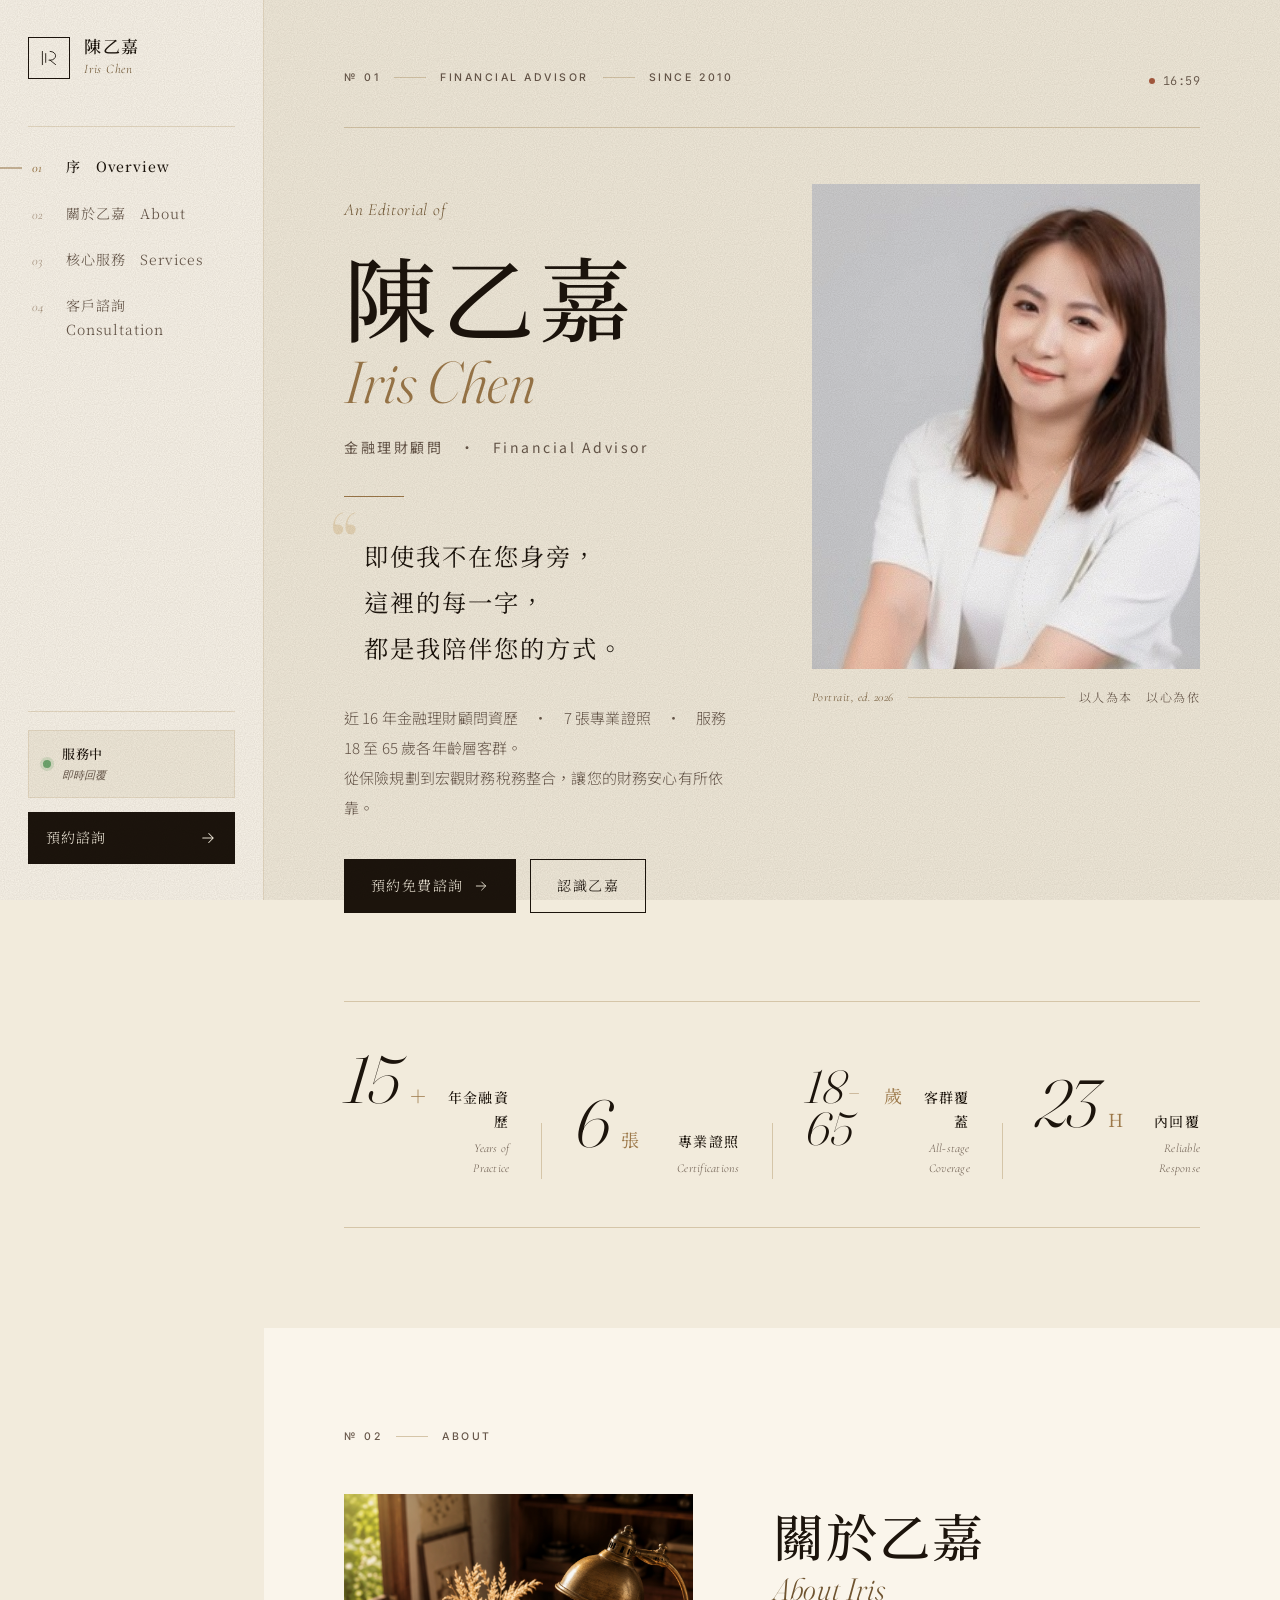
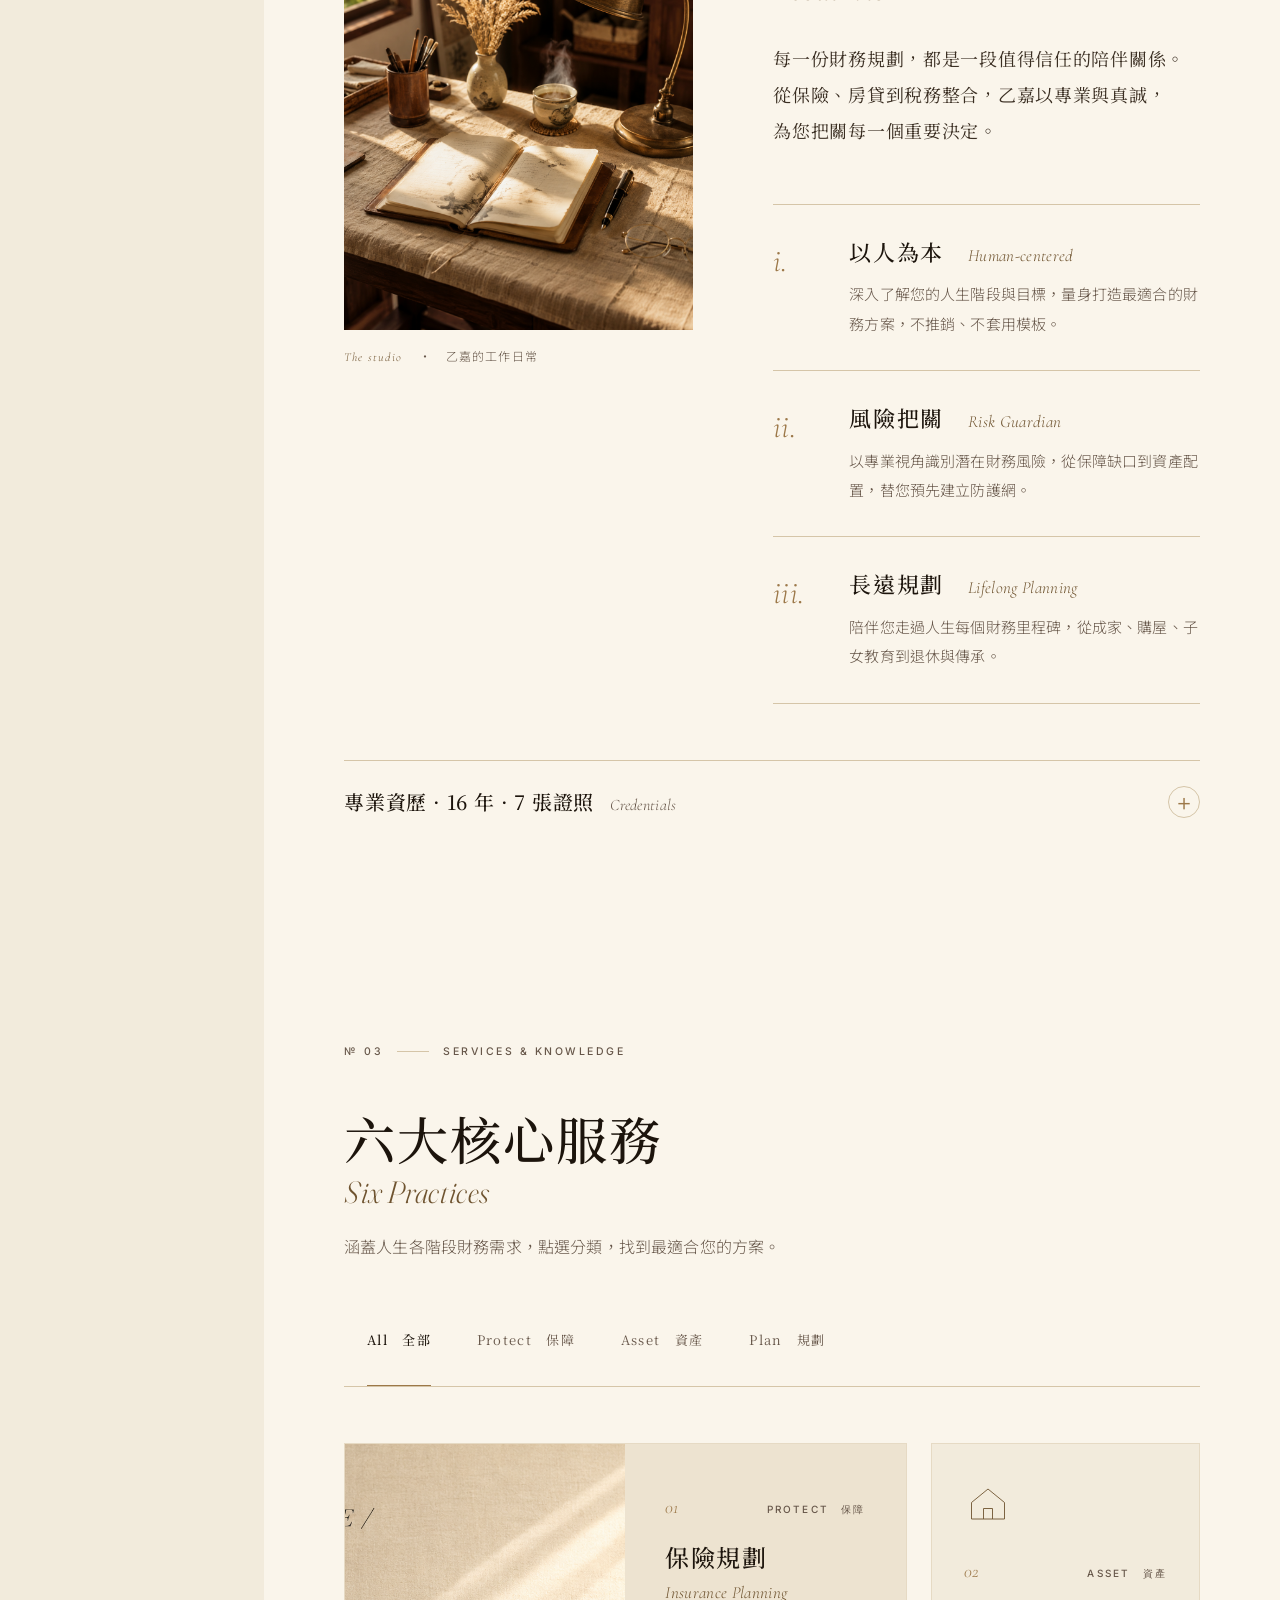
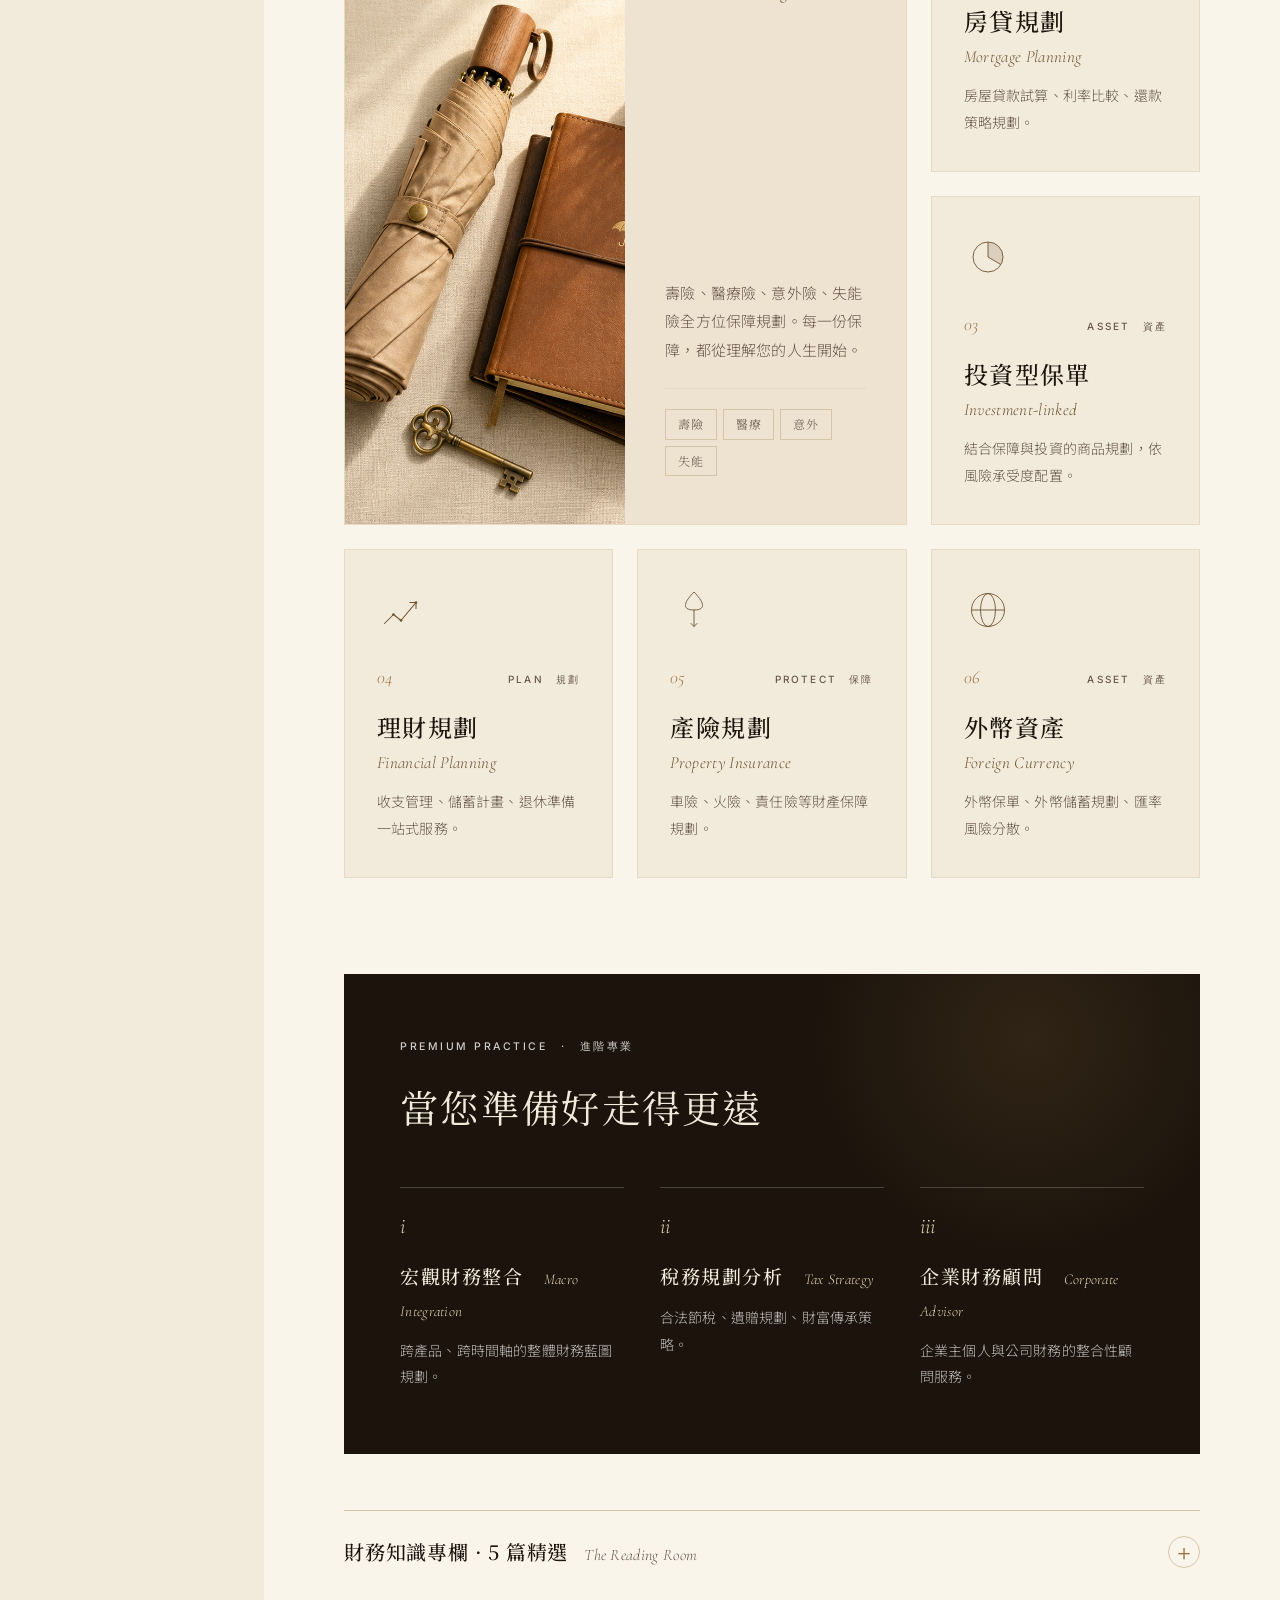
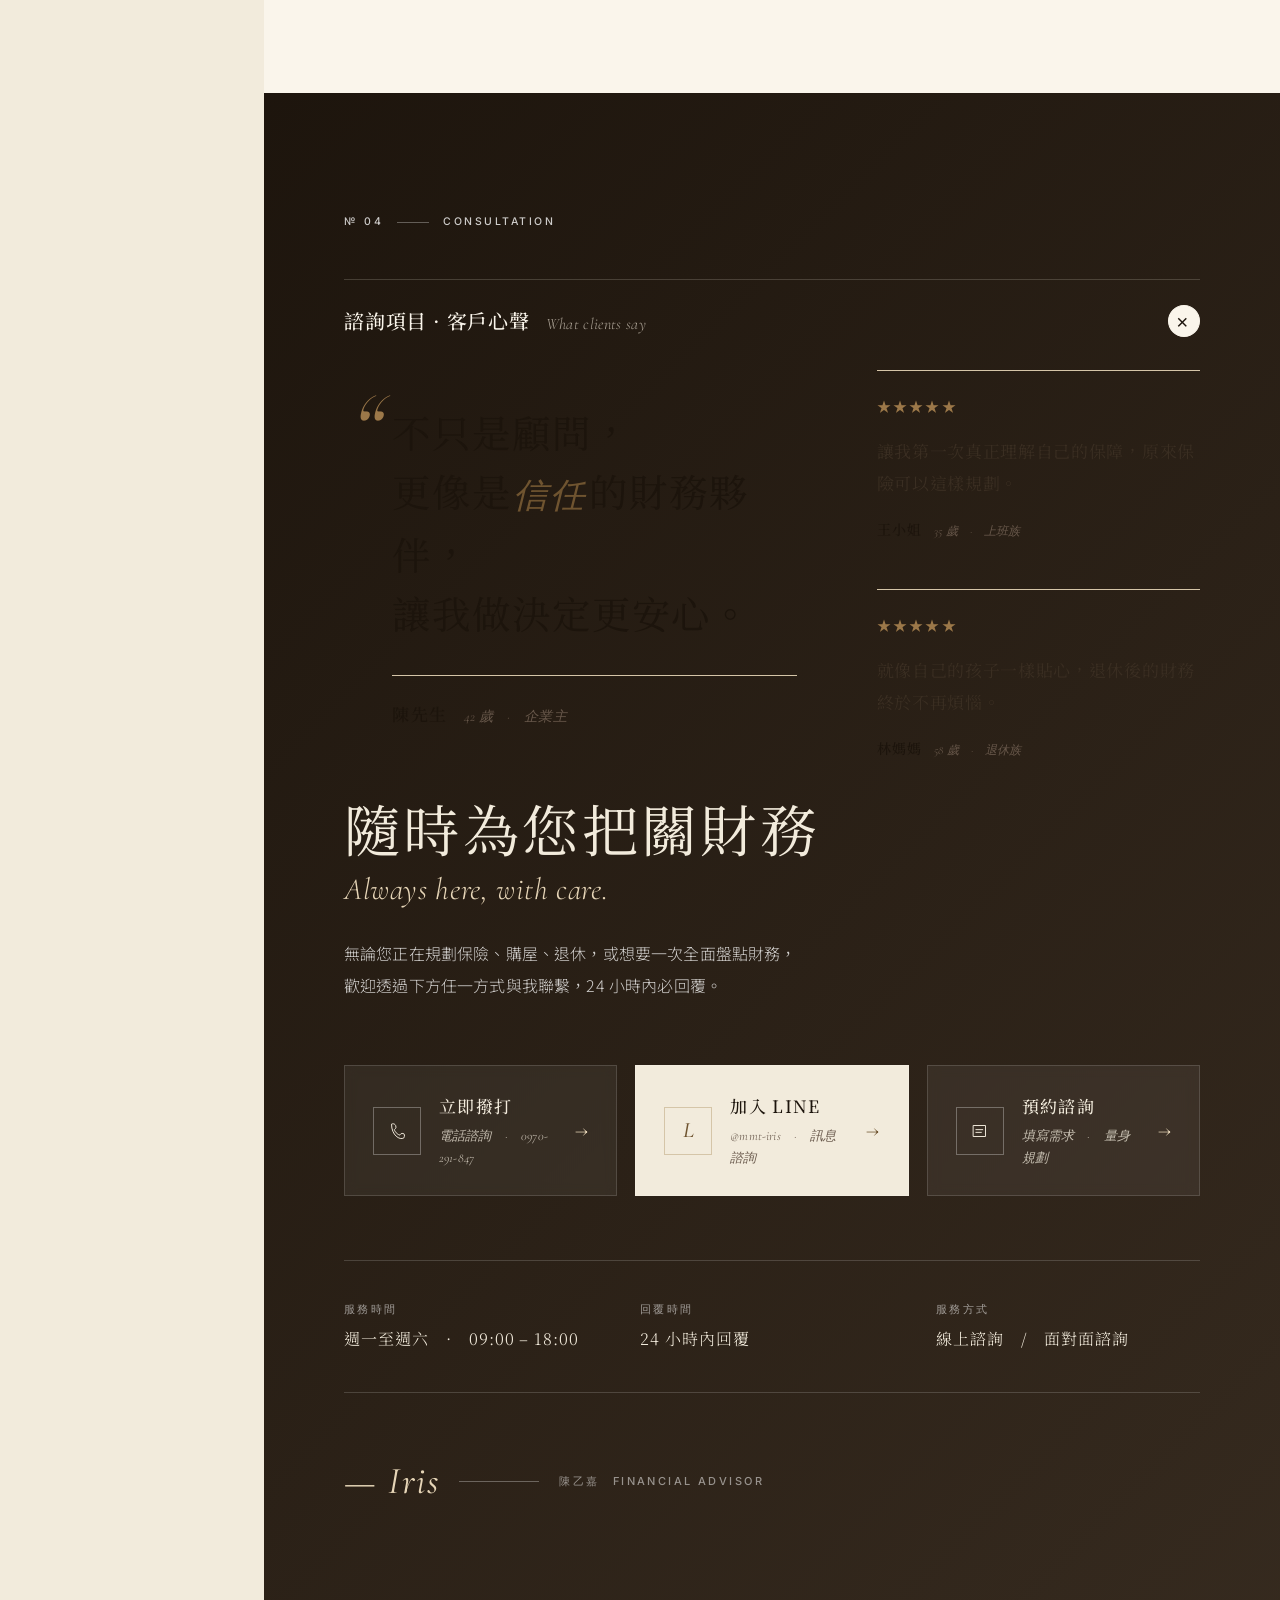
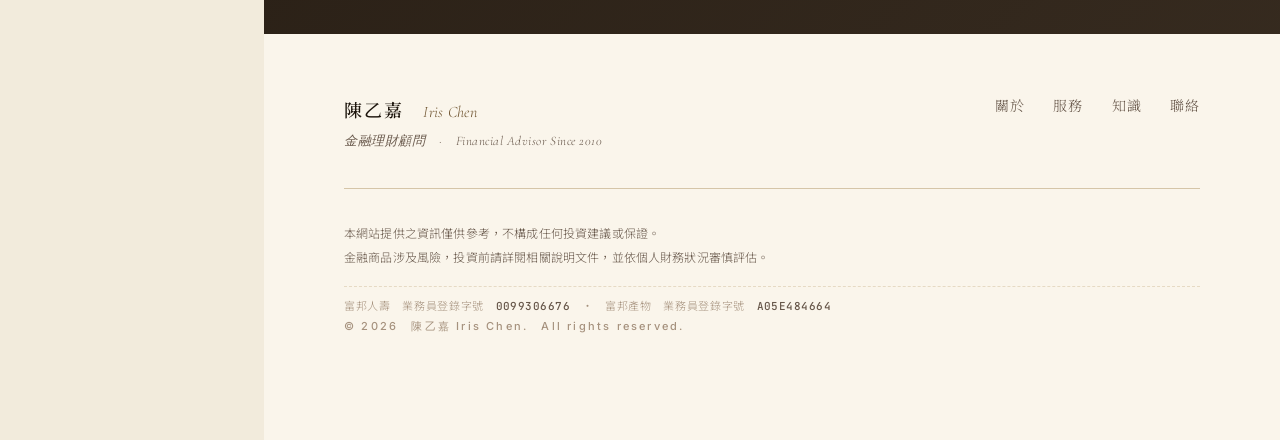
<file: index.html>
<!DOCTYPE html>
<html lang="zh-Hant">
<head>
  <meta charset="UTF-8" />
  <meta name="viewport" content="width=device-width, initial-scale=1.0" />
  <meta name="description" content="陳乙嘉 Iris Chen｜近 16 年金融理財顧問資歷，7 張專業證照，從保險規劃到宏觀財務稅務整合，讓您的財務安心有所依靠。" />
  <title>陳乙嘉 Iris Chen｜金融理財顧問 · Financial Advisor Since 2010</title>

  <meta property="og:title" content="陳乙嘉 Iris Chen｜金融理財顧問" />
  <meta property="og:description" content="即使我不在您身旁，這裡的每一字，都是我陪伴您的方式。" />
  <meta property="og:type" content="website" />
  <meta property="og:image" content="https://te-chun-liu.github.io/iris-finans/assets/img/hero-portrait.png" />
  <link rel="icon" type="image/svg+xml" href="assets/iris-mark.svg" />

  <link rel="preconnect" href="https://fonts.googleapis.com" />
  <link rel="preconnect" href="https://fonts.gstatic.com" crossorigin />
  <link href="https://fonts.googleapis.com/css2?family=Cormorant+Garamond:ital,wght@0,300;0,400;0,500;0,600;1,300;1,400;1,500&family=Fraunces:ital,opsz,wght@0,9..144,300;0,9..144,400;0,9..144,500;0,9..144,600;1,9..144,300;1,9..144,400;1,9..144,500&family=Inter:wght@300;400;500;600&family=JetBrains+Mono:wght@400;500&family=Noto+Sans+TC:wght@300;400;500&family=Noto+Serif+TC:wght@300;400;500;600;700&display=swap" rel="stylesheet" />

  <link rel="stylesheet" href="assets/css/style.css" />
</head>
<body>

  <!-- ================ Paper texture overlay ================ -->
  <div class="grain" aria-hidden="true"></div>

  <!-- ================ Sidebar Nav ================ -->
  <aside class="sidebar" id="sidebar">
    <div class="sidebar__brand">
      <div class="sidebar__logo">
        <svg viewBox="0 0 40 40" fill="none" xmlns="http://www.w3.org/2000/svg">
          <path d="M8 8 L8 32 M14 12 L14 28 M22 8 C28 8, 32 12, 32 16 C32 20, 28 24, 22 24 L20 24 M22 24 L32 32" stroke="currentColor" stroke-width="1.6" stroke-linecap="round" stroke-linejoin="round"/>
        </svg>
      </div>
      <div class="sidebar__name">
        <div class="sidebar__name-zh">陳乙嘉</div>
        <div class="sidebar__name-en">Iris Chen</div>
      </div>
    </div>

    <div class="sidebar__divider"></div>

    <nav class="sidebar__nav" aria-label="主要導覽">
      <a href="#top" class="side-link is-active" data-target="top">
        <span class="side-link__num">01</span>
        <span class="side-link__label">序　Overview</span>
      </a>
      <a href="#about" class="side-link" data-target="about">
        <span class="side-link__num">02</span>
        <span class="side-link__label">關於乙嘉　About</span>
      </a>
      <a href="#services" class="side-link" data-target="services">
        <span class="side-link__num">03</span>
        <span class="side-link__label">核心服務　Services</span>
      </a>
      <a href="#contact" class="side-link" data-target="contact">
        <span class="side-link__num">04</span>
        <span class="side-link__label">客戶諮詢　Consultation</span>
      </a>
    </nav>

    <div class="sidebar__divider"></div>

    <div class="sidebar__foot">
      <div class="sidebar__status">
        <div class="status-dot" id="statusDot"></div>
        <div class="status-text">
          <div class="status-text__top" id="statusTop">服務中</div>
          <div class="status-text__bot" id="statusBot">即時回覆</div>
        </div>
      </div>
      <a href="#contact" class="sidebar__cta">
        <span>預約諮詢</span>
        <svg viewBox="0 0 24 24" fill="none"><path d="M5 12 L19 12 M13 6 L19 12 L13 18" stroke="currentColor" stroke-width="1.4" stroke-linecap="round" stroke-linejoin="round"/></svg>
      </a>
    </div>
  </aside>

  <!-- ================ Mobile Top Bar ================ -->
  <header class="topbar">
    <div class="topbar__brand">
      <span class="topbar__logo">
        <svg viewBox="0 0 40 40" fill="none"><path d="M8 8 L8 32 M14 12 L14 28 M22 8 C28 8, 32 12, 32 16 C32 20, 28 24, 22 24 L20 24 M22 24 L32 32" stroke="currentColor" stroke-width="2" stroke-linecap="round" stroke-linejoin="round"/></svg>
      </span>
      <span class="topbar__name">陳乙嘉　<i>Iris Chen</i></span>
    </div>
    <button class="topbar__toggle" id="navToggle" aria-label="開啟選單">
      <span></span><span></span><span></span>
    </button>
  </header>

  <!-- ================ Main ================ -->
  <main class="main">

    <!-- ============ Hero ============ -->
    <section class="hero" id="top">
      <div class="hero__meta">
        <div class="hero__meta-left">
          <span class="folio">№ 01</span>
          <span class="folio-divider"></span>
          <span class="folio">Financial Advisor</span>
          <span class="folio-divider"></span>
          <span class="folio">Since 2010</span>
        </div>
        <div class="hero__meta-right">
          <span class="live-clock"><span class="live-clock__dot"></span><span id="liveTime">--:--</span></span>
        </div>
      </div>

      <div class="hero__grid">
        <div class="hero__text">
          <div class="hero__eyebrow"><i>An Editorial of</i></div>
          <h1 class="hero__title">
            陳乙嘉
            <span class="hero__title-en">Iris Chen</span>
          </h1>
          <div class="hero__role">金融理財顧問　·　Financial Advisor</div>

          <div class="hero__rule"></div>

          <blockquote class="hero__quote">
            <span class="hero__quote-mark">“</span>
            即使我不在您身旁，<br/>
            這裡的每一字，<br/>
            都是我陪伴您的方式。
          </blockquote>

          <p class="hero__desc">
            近 16 年金融理財顧問資歷　·　7 張專業證照　·　服務 18 至 65 歲各年齡層客群。<br/>
            從保險規劃到宏觀財務稅務整合，讓您的財務安心有所依靠。
          </p>

          <div class="hero__cta">
            <a href="#contact" class="btn btn--primary">
              <span>預約免費諮詢</span>
              <svg viewBox="0 0 24 24" fill="none"><path d="M5 12 L19 12 M13 6 L19 12 L13 18" stroke="currentColor" stroke-width="1.4" stroke-linecap="round" stroke-linejoin="round"/></svg>
            </a>
            <a href="#about" class="btn btn--ghost">認識乙嘉</a>
          </div>
        </div>

        <figure class="hero__figure">
          <div class="hero__photo">
            <img src="assets/img/hero-portrait.png" alt="陳乙嘉 Iris Chen 形象照"
                 onerror="this.classList.add('img--missing')" />
            <div class="hero__photo-deco" aria-hidden="true">
              <svg viewBox="0 0 200 200"><circle cx="100" cy="100" r="98" fill="none" stroke="currentColor" stroke-width="0.6" stroke-dasharray="2 4"/></svg>
            </div>
          </div>
          <figcaption class="hero__caption">
            <span class="hero__caption-en"><i>Portrait, ed. 2026</i></span>
            <span class="hero__caption-line"></span>
            <span class="hero__caption-zh">以人為本　以心為依</span>
          </figcaption>
        </figure>
      </div>

      <!-- Editorial stats strip -->
      <div class="hero__stats">
        <div class="stat">
          <div class="stat__num" data-count="16" data-suffix="">0</div>
          <div class="stat__plus">＋</div>
          <div class="stat__label">
            <span>年金融資歷</span>
            <i>Years of Practice</i>
          </div>
        </div>
        <div class="stat__rule"></div>
        <div class="stat">
          <div class="stat__num" data-count="7" data-suffix="">0</div>
          <div class="stat__plus">張</div>
          <div class="stat__label">
            <span>專業證照</span>
            <i>Certifications</i>
          </div>
        </div>
        <div class="stat__rule"></div>
        <div class="stat">
          <div class="stat__num stat__num--text">18<small>–</small>65</div>
          <div class="stat__plus">歲</div>
          <div class="stat__label">
            <span>客群覆蓋</span>
            <i>All-stage Coverage</i>
          </div>
        </div>
        <div class="stat__rule"></div>
        <div class="stat">
          <div class="stat__num" data-count="24" data-suffix="">0</div>
          <div class="stat__plus">H</div>
          <div class="stat__label">
            <span>內回覆</span>
            <i>Reliable Response</i>
          </div>
        </div>
      </div>
    </section>

    <!-- ============ About ============ -->
    <section class="about" id="about">
      <div class="folio-bar">
        <span class="folio">№ 02</span>
        <span class="folio-divider"></span>
        <span class="folio">About</span>
      </div>

      <div class="about__grid">
        <figure class="about__figure">
          <div class="about__photo">
            <img src="assets/img/about-feature.png" alt="Iris 工作場景" onerror="this.classList.add('img--missing')" />
          </div>
          <figcaption><i>The studio</i>　·　乙嘉的工作日常</figcaption>
        </figure>

        <div class="about__body">
          <h2 class="section__title">
            關於乙嘉
            <span class="section__title-en"><i>About Iris</i></span>
          </h2>
          <p class="about__lead">
            每一份財務規劃，都是一段值得信任的陪伴關係。<br/>
            從保險、房貸到稅務整合，乙嘉以專業與真誠，<br/>為您把關每一個重要決定。
          </p>

          <ol class="pillars">
            <li class="pillar">
              <div class="pillar__num">i.</div>
              <div class="pillar__main">
                <h3>以人為本　<i>Human-centered</i></h3>
                <p>深入了解您的人生階段與目標，量身打造最適合的財務方案，不推銷、不套用模板。</p>
              </div>
            </li>
            <li class="pillar">
              <div class="pillar__num">ii.</div>
              <div class="pillar__main">
                <h3>風險把關　<i>Risk Guardian</i></h3>
                <p>以專業視角識別潛在財務風險，從保障缺口到資產配置，替您預先建立防護網。</p>
              </div>
            </li>
            <li class="pillar">
              <div class="pillar__num">iii.</div>
              <div class="pillar__main">
                <h3>長遠規劃　<i>Lifelong Planning</i></h3>
                <p>陪伴您走過人生每個財務里程碑，從成家、購屋、子女教育到退休與傳承。</p>
              </div>
            </li>
          </ol>
        </div>
      </div>

      <!-- ============ Credentials (收合於 About 內) ============ -->
      <details class="fold fold--credentials">
        <summary class="fold__summary">
          <span class="fold__sum-zh">專業資歷 · 16 年 · 7 張證照</span>
          <span class="fold__sum-en"><i>Credentials</i></span>
          <span class="fold__sum-arrow" aria-hidden="true">＋</span>
        </summary>

        <div class="credentials__banner">
          <img src="assets/img/credentials-banner.png" alt="" onerror="this.classList.add('img--missing')" />
          <div class="credentials__banner-overlay"></div>
          <div class="credentials__banner-text">
            <div class="folio folio--light">Credentials</div>
            <h3 class="credentials__headline">
              十六年　·　七張證照<br/>
              <i>The work behind every promise.</i>
            </h3>
          </div>
        </div>

        <div class="credentials__body">
          <p class="credentials__lead">
            自 2010 年 9 月 30 日入行，近 16 年深耕金融理財領域。<br/>
            每一張證照，都是承諾，也是底氣。
          </p>

        <ol class="cert-list">
          <li class="cert"><span class="cert__no">01</span><div class="cert__main"><span class="cert__name">金融市場分析與投資規劃</span><i class="cert__en">Market Analysis & Investment Planning</i></div><span class="cert__tag">Expert</span></li>
          <li class="cert"><span class="cert__no">02</span><div class="cert__main"><span class="cert__name">人壽保險｜人身風險保障規劃</span><i class="cert__en">Life Insurance Planning</i></div><span class="cert__tag">Expert</span></li>
          <li class="cert"><span class="cert__no">03</span><div class="cert__main"><span class="cert__name">產險｜財產損失風險管理</span><i class="cert__en">Property Risk Management</i></div><span class="cert__tag">Senior</span></li>
          <li class="cert"><span class="cert__no">04</span><div class="cert__main"><span class="cert__name">外幣｜外幣資產配置與匯率管理</span><i class="cert__en">Foreign Currency Allocation</i></div><span class="cert__tag">Senior</span></li>
          <li class="cert"><span class="cert__no">05</span><div class="cert__main"><span class="cert__name">投資型保單｜商品規劃與配置</span><i class="cert__en">Investment-linked Policy</i></div><span class="cert__tag">Expert</span></li>
          <li class="cert"><span class="cert__no">06</span><div class="cert__main"><span class="cert__name">RFA 理財顧問　·　國際認證</span><i class="cert__en">Registered Financial Advisor</i></div><span class="cert__tag">Certified</span></li>
          <li class="cert"><span class="cert__no">07</span><div class="cert__main"><span class="cert__name">MMT 天賦分析　·　諮詢師</span><i class="cert__en">MMT Talent Analyst</i></div><span class="cert__tag">Certified</span></li>
        </ol>

        <div class="domains">
          <article class="domain">
            <div class="domain__ill">
              <svg viewBox="0 0 80 80" fill="none">
                <path d="M14 38 L40 18 L66 38 L66 64 L14 64 Z" stroke="currentColor" stroke-width="1.2"/>
                <path d="M30 64 L30 46 L50 46 L50 64" stroke="currentColor" stroke-width="1.2"/>
                <circle cx="40" cy="30" r="1.4" fill="currentColor"/>
              </svg>
            </div>
            <h3>房產金融　<i>Real Estate</i></h3>
            <p>房屋貸款規劃、房產投資分析、<br/>不動產金融整合策略。</p>
          </article>
          <article class="domain">
            <div class="domain__ill">
              <svg viewBox="0 0 80 80" fill="none">
                <path d="M40 12 L66 22 L66 44 C66 58, 54 66, 40 70 C26 66, 14 58, 14 44 L14 22 Z" stroke="currentColor" stroke-width="1.2"/>
                <path d="M30 42 L37 49 L52 33" stroke="currentColor" stroke-width="1.2" stroke-linecap="round" stroke-linejoin="round"/>
              </svg>
            </div>
            <h3>風險評估　<i>Risk Assessment</i></h3>
            <p>全方位風險識別、保障缺口分析、<br/>個人化風險管理方案。</p>
          </article>
          <article class="domain">
            <div class="domain__ill">
              <svg viewBox="0 0 80 80" fill="none">
                <circle cx="40" cy="40" r="26" stroke="currentColor" stroke-width="1.2"/>
                <path d="M14 40 L66 40 M40 14 L40 66 M22 22 L58 58 M22 58 L58 22" stroke="currentColor" stroke-width="0.8" opacity="0.5"/>
                <circle cx="40" cy="40" r="6" fill="currentColor"/>
              </svg>
            </div>
            <h3>財務整合　<i>Integration</i></h3>
            <p>宏觀財務規劃、稅務優化、<br/>跨代際財富傳承策略。</p>
          </article>
        </div>
        </div>
      </details>
    </section>

    <!-- ============ Services ============ -->
    <section class="services" id="services">
      <div class="folio-bar">
        <span class="folio">№ 03</span>
        <span class="folio-divider"></span>
        <span class="folio">Services & Knowledge</span>
      </div>

      <header class="section__head">
        <h2 class="section__title">
          六大核心服務
          <span class="section__title-en"><i>Six Practices</i></span>
        </h2>
        <p class="section__lead">涵蓋人生各階段財務需求，點選分類，找到最適合您的方案。</p>
      </header>

      <div class="filters" role="tablist">
        <button class="filter is-active" data-filter="all" role="tab">All　全部</button>
        <button class="filter" data-filter="protect" role="tab">Protect　保障</button>
        <button class="filter" data-filter="asset" role="tab">Asset　資產</button>
        <button class="filter" data-filter="plan" role="tab">Plan　規劃</button>
      </div>

      <!-- Bento grid: featured + smaller -->
      <div class="bento" id="servicesGrid">

        <article class="svc svc--feature" data-cat="protect">
          <div class="svc__photo">
            <img src="assets/img/service-feature.png" alt="" onerror="this.classList.add('img--missing')" />
          </div>
          <div class="svc__body">
            <div class="svc__top">
              <span class="svc__no">01</span>
              <span class="svc__cat">Protect　保障</span>
            </div>
            <h3 class="svc__title">保險規劃<br/><i>Insurance Planning</i></h3>
            <p class="svc__desc">壽險、醫療險、意外險、失能險全方位保障規劃。每一份保障，都從理解您的人生開始。</p>
            <div class="svc__tags"><span>壽險</span><span>醫療</span><span>意外</span><span>失能</span></div>
          </div>
        </article>

        <article class="svc" data-cat="asset">
          <div class="svc__icon">
            <svg viewBox="0 0 64 64" fill="none">
              <path d="M10 30 L32 12 L54 30 L54 52 L10 52 Z" stroke="currentColor" stroke-width="1.2"/>
              <path d="M26 52 L26 38 L38 38 L38 52" stroke="currentColor" stroke-width="1.2"/>
            </svg>
          </div>
          <div class="svc__top"><span class="svc__no">02</span><span class="svc__cat">Asset　資產</span></div>
          <h3 class="svc__title">房貸規劃<br/><i>Mortgage Planning</i></h3>
          <p class="svc__desc">房屋貸款試算、利率比較、還款策略規劃。</p>
        </article>

        <article class="svc" data-cat="asset">
          <div class="svc__icon">
            <svg viewBox="0 0 64 64" fill="none">
              <circle cx="32" cy="32" r="20" stroke="currentColor" stroke-width="1.2"/>
              <path d="M32 32 L32 12 A20 20 0 0 1 49 42 Z" fill="currentColor" opacity="0.18"/>
              <path d="M32 12 L32 32 L49 42" stroke="currentColor" stroke-width="1.2"/>
            </svg>
          </div>
          <div class="svc__top"><span class="svc__no">03</span><span class="svc__cat">Asset　資產</span></div>
          <h3 class="svc__title">投資型保單<br/><i>Investment-linked</i></h3>
          <p class="svc__desc">結合保障與投資的商品規劃，依風險承受度配置。</p>
        </article>

        <article class="svc" data-cat="plan">
          <div class="svc__icon">
            <svg viewBox="0 0 64 64" fill="none">
              <path d="M10 50 L22 38 L32 46 L52 22" stroke="currentColor" stroke-width="1.4" stroke-linecap="round" stroke-linejoin="round"/>
              <path d="M44 22 L52 22 L52 30" stroke="currentColor" stroke-width="1.4" stroke-linecap="round" stroke-linejoin="round"/>
              <circle cx="22" cy="38" r="1.8" fill="currentColor"/>
              <circle cx="32" cy="46" r="1.8" fill="currentColor"/>
              <circle cx="52" cy="22" r="1.8" fill="currentColor"/>
            </svg>
          </div>
          <div class="svc__top"><span class="svc__no">04</span><span class="svc__cat">Plan　規劃</span></div>
          <h3 class="svc__title">理財規劃<br/><i>Financial Planning</i></h3>
          <p class="svc__desc">收支管理、儲蓄計畫、退休準備一站式服務。</p>
        </article>

        <article class="svc" data-cat="protect">
          <div class="svc__icon">
            <svg viewBox="0 0 64 64" fill="none">
              <path d="M32 8 C20 20, 14 32, 32 32 C50 32, 44 20, 32 8 Z" stroke="currentColor" stroke-width="1.2"/>
              <path d="M32 32 L32 54" stroke="currentColor" stroke-width="1.2" stroke-linecap="round"/>
              <path d="M28 50 L32 54 L36 50" stroke="currentColor" stroke-width="1.2" stroke-linecap="round"/>
            </svg>
          </div>
          <div class="svc__top"><span class="svc__no">05</span><span class="svc__cat">Protect　保障</span></div>
          <h3 class="svc__title">產險規劃<br/><i>Property Insurance</i></h3>
          <p class="svc__desc">車險、火險、責任險等財產保障規劃。</p>
        </article>

        <article class="svc" data-cat="asset">
          <div class="svc__icon">
            <svg viewBox="0 0 64 64" fill="none">
              <circle cx="32" cy="32" r="22" stroke="currentColor" stroke-width="1.2"/>
              <ellipse cx="32" cy="32" rx="10" ry="22" stroke="currentColor" stroke-width="1.2"/>
              <path d="M10 32 L54 32" stroke="currentColor" stroke-width="1.2"/>
            </svg>
          </div>
          <div class="svc__top"><span class="svc__no">06</span><span class="svc__cat">Asset　資產</span></div>
          <h3 class="svc__title">外幣資產<br/><i>Foreign Currency</i></h3>
          <p class="svc__desc">外幣保單、外幣儲蓄規劃、匯率風險分散。</p>
        </article>
      </div>

      <!-- Premium services -->
      <div class="premium">
        <div class="premium__head">
          <span class="folio folio--light">Premium Practice　·　進階專業</span>
          <h3>當您準備好走得更遠</h3>
        </div>
        <div class="premium__grid">
          <article class="premium__item">
            <div class="premium__no">i</div>
            <h4>宏觀財務整合　<i>Macro Integration</i></h4>
            <p>跨產品、跨時間軸的整體財務藍圖規劃。</p>
          </article>
          <article class="premium__item">
            <div class="premium__no">ii</div>
            <h4>稅務規劃分析　<i>Tax Strategy</i></h4>
            <p>合法節稅、遺贈規劃、財富傳承策略。</p>
          </article>
          <article class="premium__item">
            <div class="premium__no">iii</div>
            <h4>企業財務顧問　<i>Corporate Advisor</i></h4>
            <p>企業主個人與公司財務的整合性顧問服務。</p>
          </article>
        </div>
      </div>

      <!-- ============ Knowledge (收合於 Services 內) ============ -->
      <details class="fold fold--knowledge">
        <summary class="fold__summary">
          <span class="fold__sum-zh">財務知識專欄 · 5 篇精選</span>
          <span class="fold__sum-en"><i>The Reading Room</i></span>
          <span class="fold__sum-arrow" aria-hidden="true">＋</span>
        </summary>

      <header class="section__head section__head--split">
        <p class="section__lead">把專業翻譯成你聽得懂的語言，<br/>讓財務決定不再焦慮。</p>
      </header>

      <div class="filters" role="tablist">
        <button class="filter is-active" data-kfilter="all" role="tab">All</button>
        <button class="filter" data-kfilter="insurance" role="tab">保險觀念</button>
        <button class="filter" data-kfilter="house" role="tab">房產金融</button>
        <button class="filter" data-kfilter="retire" role="tab">退休規劃</button>
        <button class="filter" data-kfilter="tax" role="tab">稅務知識</button>
        <button class="filter" data-kfilter="risk" role="tab">風險管理</button>
      </div>

      <!-- Editorial TOC: one featured + list -->
      <div class="reading" id="articlesGrid">

        <a href="articles/01-young-insurance.html" class="story story--featured" data-kcat="insurance">
          <div class="story__photo">
            <img src="assets/img/article-insurance.png" alt="" onerror="this.classList.add('img--missing')" />
          </div>
          <div class="story__body">
            <div class="story__meta">
              <span class="story__cat">保險觀念　·　Insurance</span>
              <span class="story__dot">·</span>
              <span class="story__read">5 min read</span>
            </div>
            <h3 class="story__title">為什麼年輕就要買保險？<br/>越早規劃越划算的 5 個理由</h3>
            <p class="story__excerpt">許多人總以為保險是「以後再說」的事，事實上越年輕投保，保費越低、核保越容易。從複利時間、保障空窗到健康紅利，本文一次看懂年輕人該知道的 5 件事。</p>
            <span class="story__more">繼續閱讀　<i>Read on</i> →</span>
          </div>
        </a>

        <div class="story-list">
          <a href="articles/02-mortgage-rate.html" class="story-list__item" data-kcat="house">
            <div class="story-list__photo">
              <img src="assets/img/article-mortgage.png" alt="" onerror="this.classList.add('img--missing')" />
            </div>
            <div class="story-list__body">
              <div class="story__meta">
                <span class="story__cat">房產金融</span>
                <span class="story__dot">·</span>
                <span class="story__read">7 min</span>
              </div>
              <h4>房貸利率怎麼選？<br/>固定利率 vs 機動利率完整比較</h4>
              <span class="story-list__arrow">→</span>
            </div>
          </a>

          <a href="articles/03-retirement-30.html" class="story-list__item" data-kcat="retire">
            <div class="story-list__photo">
              <img src="assets/img/article-retirement.png" alt="" onerror="this.classList.add('img--missing')" />
            </div>
            <div class="story-list__body">
              <div class="story__meta">
                <span class="story__cat">退休規劃</span>
                <span class="story__dot">·</span>
                <span class="story__read">6 min</span>
              </div>
              <h4>30 歲開始存退休金，<br/>每月只需這樣做</h4>
              <span class="story-list__arrow">→</span>
            </div>
          </a>

          <a href="articles/04-estate-gift-tax.html" class="story-list__item" data-kcat="tax">
            <div class="story-list__photo">
              <img src="assets/img/article-tax.png" alt="" onerror="this.classList.add('img--missing')" />
            </div>
            <div class="story-list__body">
              <div class="story__meta">
                <span class="story__cat">稅務知識</span>
                <span class="story__dot">·</span>
                <span class="story__read">8 min</span>
              </div>
              <h4>遺產稅與贈與稅：<br/>提前規劃，讓財富傳承更有效率</h4>
              <span class="story-list__arrow">→</span>
            </div>
          </a>

          <a href="articles/05-coverage-gap.html" class="story-list__item" data-kcat="risk">
            <div class="story-list__photo">
              <img src="assets/img/article-risk.png" alt="" onerror="this.classList.add('img--missing')" />
            </div>
            <div class="story-list__body">
              <div class="story__meta">
                <span class="story__cat">風險管理</span>
                <span class="story__dot">·</span>
                <span class="story__read">5 min</span>
              </div>
              <h4>保障缺口檢視：<br/>您的保險真的夠用嗎？</h4>
              <span class="story-list__arrow">→</span>
            </div>
          </a>
        </div>

      </div>

      <div class="reading__more">
        <a href="#contact" class="link-more">查看更多文章　<i>View archive</i> →</a>
      </div>
      </details>
    </section>

    <!-- ============ Contact + Testimonials ============ -->
    <section class="contact" id="contact">
      <div class="contact__bg">
        <img src="assets/img/contact-backdrop.png" alt="" onerror="this.classList.add('img--missing')" />
        <div class="contact__overlay"></div>
      </div>

      <div class="contact__inner">
        <div class="folio-bar folio-bar--light">
          <span class="folio folio--light">№ 04</span>
          <span class="folio-divider"></span>
          <span class="folio folio--light">Consultation</span>
        </div>

        <!-- ===== 諮詢項目（客戶見證） ===== -->
        <details class="fold fold--stories fold--light" open>
          <summary class="fold__summary fold__summary--light">
            <span class="fold__sum-zh">諮詢項目 · 客戶心聲</span>
            <span class="fold__sum-en"><i>What clients say</i></span>
            <span class="fold__sum-arrow" aria-hidden="true">＋</span>
          </summary>

          <div class="stories__grid">
            <figure class="hero-quote">
              <span class="hero-quote__mark">“</span>
              <blockquote>
                不只是顧問，<br/>
                更像是<em>信任</em>的財務夥伴，<br/>
                讓我做決定更安心。
              </blockquote>
              <figcaption>
                <span class="hero-quote__name">陳先生</span>
                <span class="hero-quote__role">42 歲　·　企業主</span>
              </figcaption>
            </figure>

            <div class="side-quotes">
              <figure class="side-quote">
                <div class="side-quote__rate">★★★★★</div>
                <blockquote>讓我第一次真正理解自己的保障，原來保險可以這樣規劃。</blockquote>
                <figcaption>
                  <span>王小姐</span>
                  <i>35 歲　·　上班族</i>
                </figcaption>
              </figure>
              <figure class="side-quote">
                <div class="side-quote__rate">★★★★★</div>
                <blockquote>就像自己的孩子一樣貼心，退休後的財務終於不再煩惱。</blockquote>
                <figcaption>
                  <span>林媽媽</span>
                  <i>58 歲　·　退休族</i>
                </figcaption>
              </figure>
            </div>
          </div>
        </details>

        <h2 class="contact__title">
          隨時為您把關財務<br/>
          <i>Always here, with care.</i>
        </h2>
        <p class="contact__lead">
          無論您正在規劃保險、購屋、退休，或想要一次全面盤點財務，<br/>
          歡迎透過下方任一方式與我聯繫，24 小時內必回覆。
        </p>

        <div class="contact__cards">
          <a href="tel:+886970291847" class="cc">
            <div class="cc__icon">
              <svg viewBox="0 0 32 32" fill="none"><path d="M8 6 C8 6, 12 4, 14 8 C16 12, 12 14, 12 14 C12 14, 14 20, 20 22 C20 22, 22 18, 26 20 C28 22, 26 26, 26 26 C20 30, 8 22, 8 6 Z" stroke="currentColor" stroke-width="1.4"/></svg>
            </div>
            <div>
              <div class="cc__title">立即撥打</div>
              <div class="cc__sub">電話諮詢　·　0970-291-847</div>
            </div>
            <span class="cc__arrow">→</span>
          </a>
          <a href="https://line.me/R/ti/p/@mmt-iris" target="_blank" rel="noopener" class="cc cc--accent">
            <div class="cc__icon"><span>L</span></div>
            <div>
              <div class="cc__title">加入 LINE</div>
              <div class="cc__sub">@mmt-iris　·　訊息諮詢</div>
            </div>
            <span class="cc__arrow">→</span>
          </a>
          <a href="#top" class="cc">
            <div class="cc__icon">
              <svg viewBox="0 0 32 32" fill="none"><path d="M6 24 L6 8 L24 8 L24 24 Z" stroke="currentColor" stroke-width="1.4"/><path d="M10 14 L20 14 M10 18 L18 18" stroke="currentColor" stroke-width="1.4" stroke-linecap="round"/></svg>
            </div>
            <div>
              <div class="cc__title">預約諮詢</div>
              <div class="cc__sub">填寫需求　·　量身規劃</div>
            </div>
            <span class="cc__arrow">→</span>
          </a>
        </div>

        <dl class="contact__info">
          <div>
            <dt>服務時間</dt>
            <dd>週一至週六　·　09:00 – 18:00</dd>
          </div>
          <div>
            <dt>回覆時間</dt>
            <dd>24 小時內回覆</dd>
          </div>
          <div>
            <dt>服務方式</dt>
            <dd>線上諮詢　/　面對面諮詢</dd>
          </div>
        </dl>

        <div class="signature">
          <div class="signature__text">— Iris</div>
          <div class="signature__line"></div>
          <div class="signature__role">陳乙嘉　Financial Advisor</div>
        </div>
      </div>
    </section>

    <!-- ============ Footer ============ -->
    <footer class="footer">
      <div class="footer__inner">
        <div class="footer__top">
          <div class="footer__brand">
            <div class="footer__name">陳乙嘉　<i>Iris Chen</i></div>
            <div class="footer__role">金融理財顧問　·　Financial Advisor Since 2010</div>
          </div>
          <nav class="footer__nav">
            <a href="#about">關於</a>
            <a href="#services">服務</a>
            <a href="#knowledge">知識</a>
            <a href="#contact">聯絡</a>
          </nav>
        </div>
        <div class="footer__rule"></div>
        <p class="footer__disclaimer">
          本網站提供之資訊僅供參考，不構成任何投資建議或保證。<br/>
          金融商品涉及風險，投資前請詳閱相關說明文件，並依個人財務狀況審慎評估。
        </p>
        <p class="footer__compliance">富邦人壽　業務員登錄字號　<strong>0099306676</strong>　·　富邦產物　業務員登錄字號　<strong>A05E484664</strong></p>
        <div class="footer__copy">© 2026　陳乙嘉 Iris Chen.　All rights reserved.</div>
      </div>
    </footer>

  </main>

  <script src="assets/js/main.js"></script>
  <script>
    /* 返回鈕設定：站台可能掛在子路徑（GitHub Pages /iris-finans/），首頁路徑依目前網址推算 */
    (function () {
      var base = location.pathname.replace(/(articles\/)?[^\/]*$/, "");
      var bare = base.replace(/\/+$/, "") || "/";
      window.BackDockConfig = { home: base, hide: [bare, base + "index.html"], parents: { "/articles/": base } };
    })();
  </script>
  <script src="assets/js/back-dock.js" defer></script>
</body>
</html>
</file>
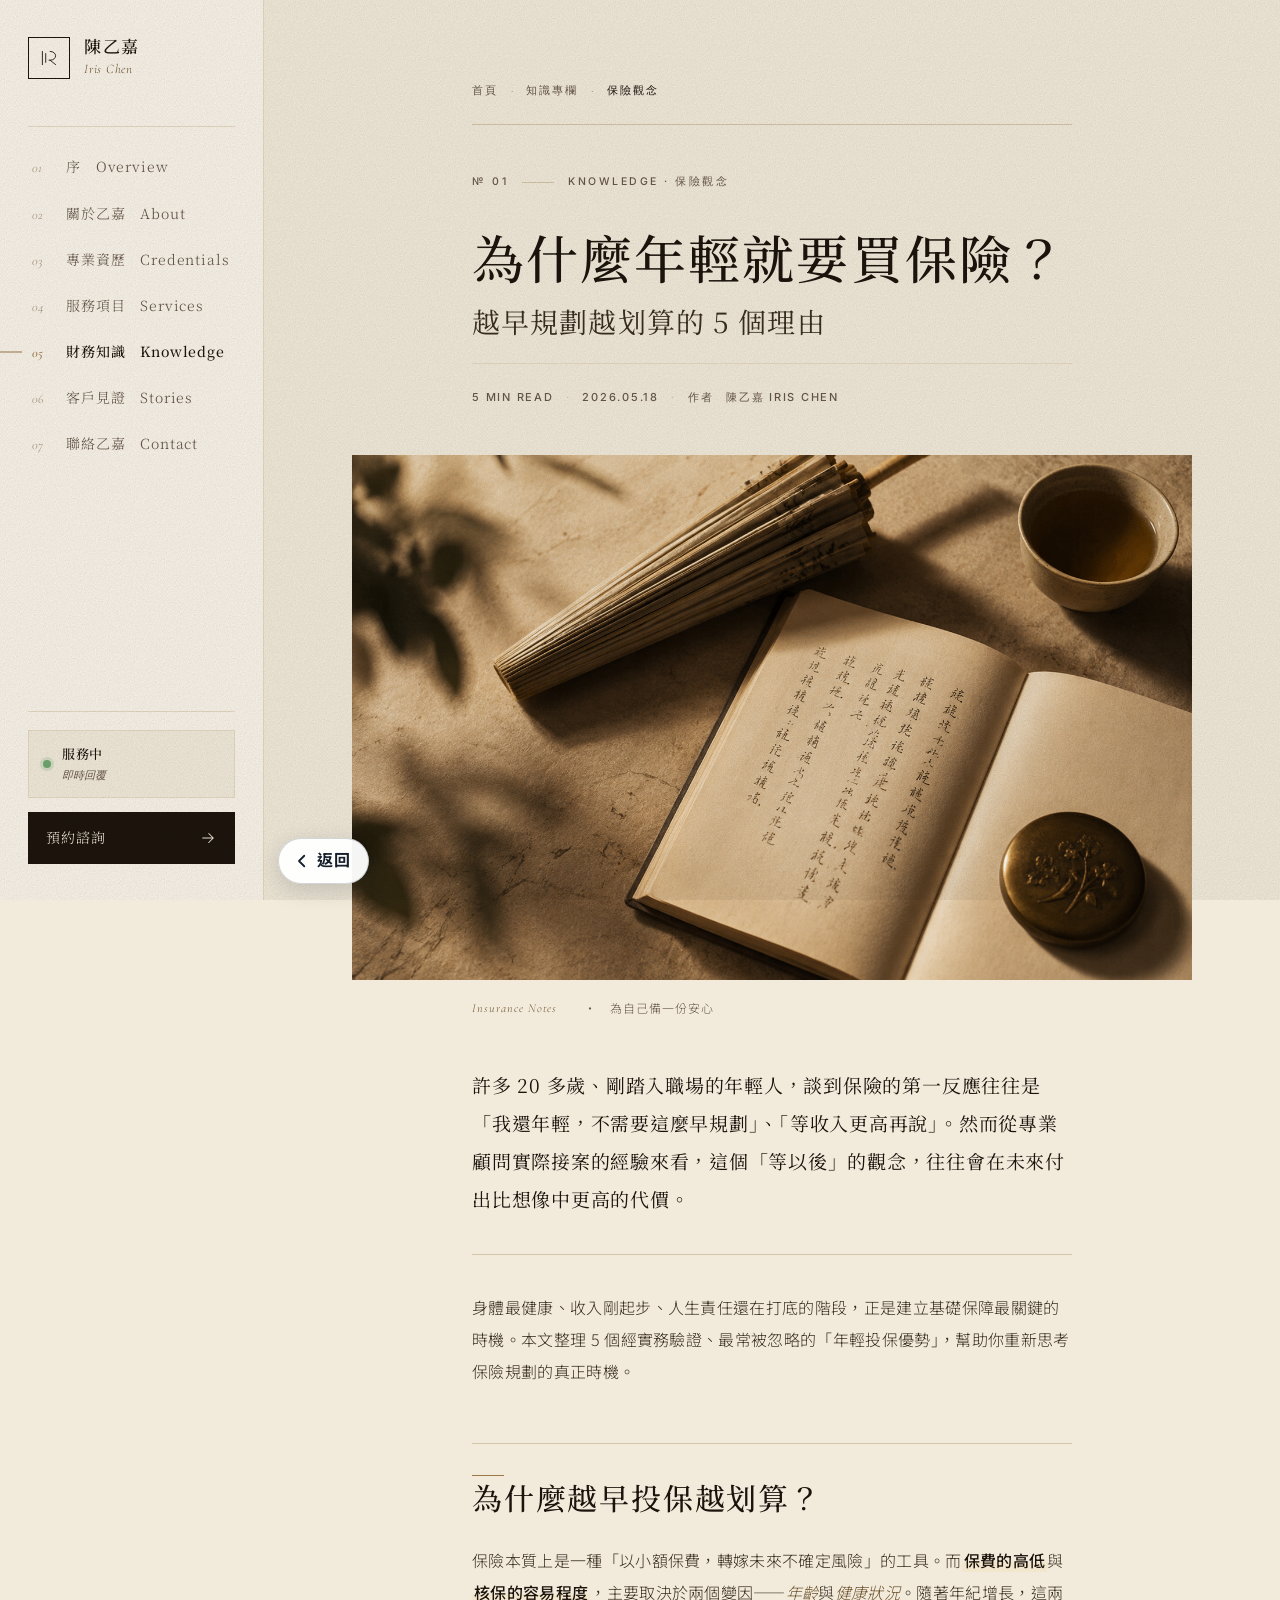
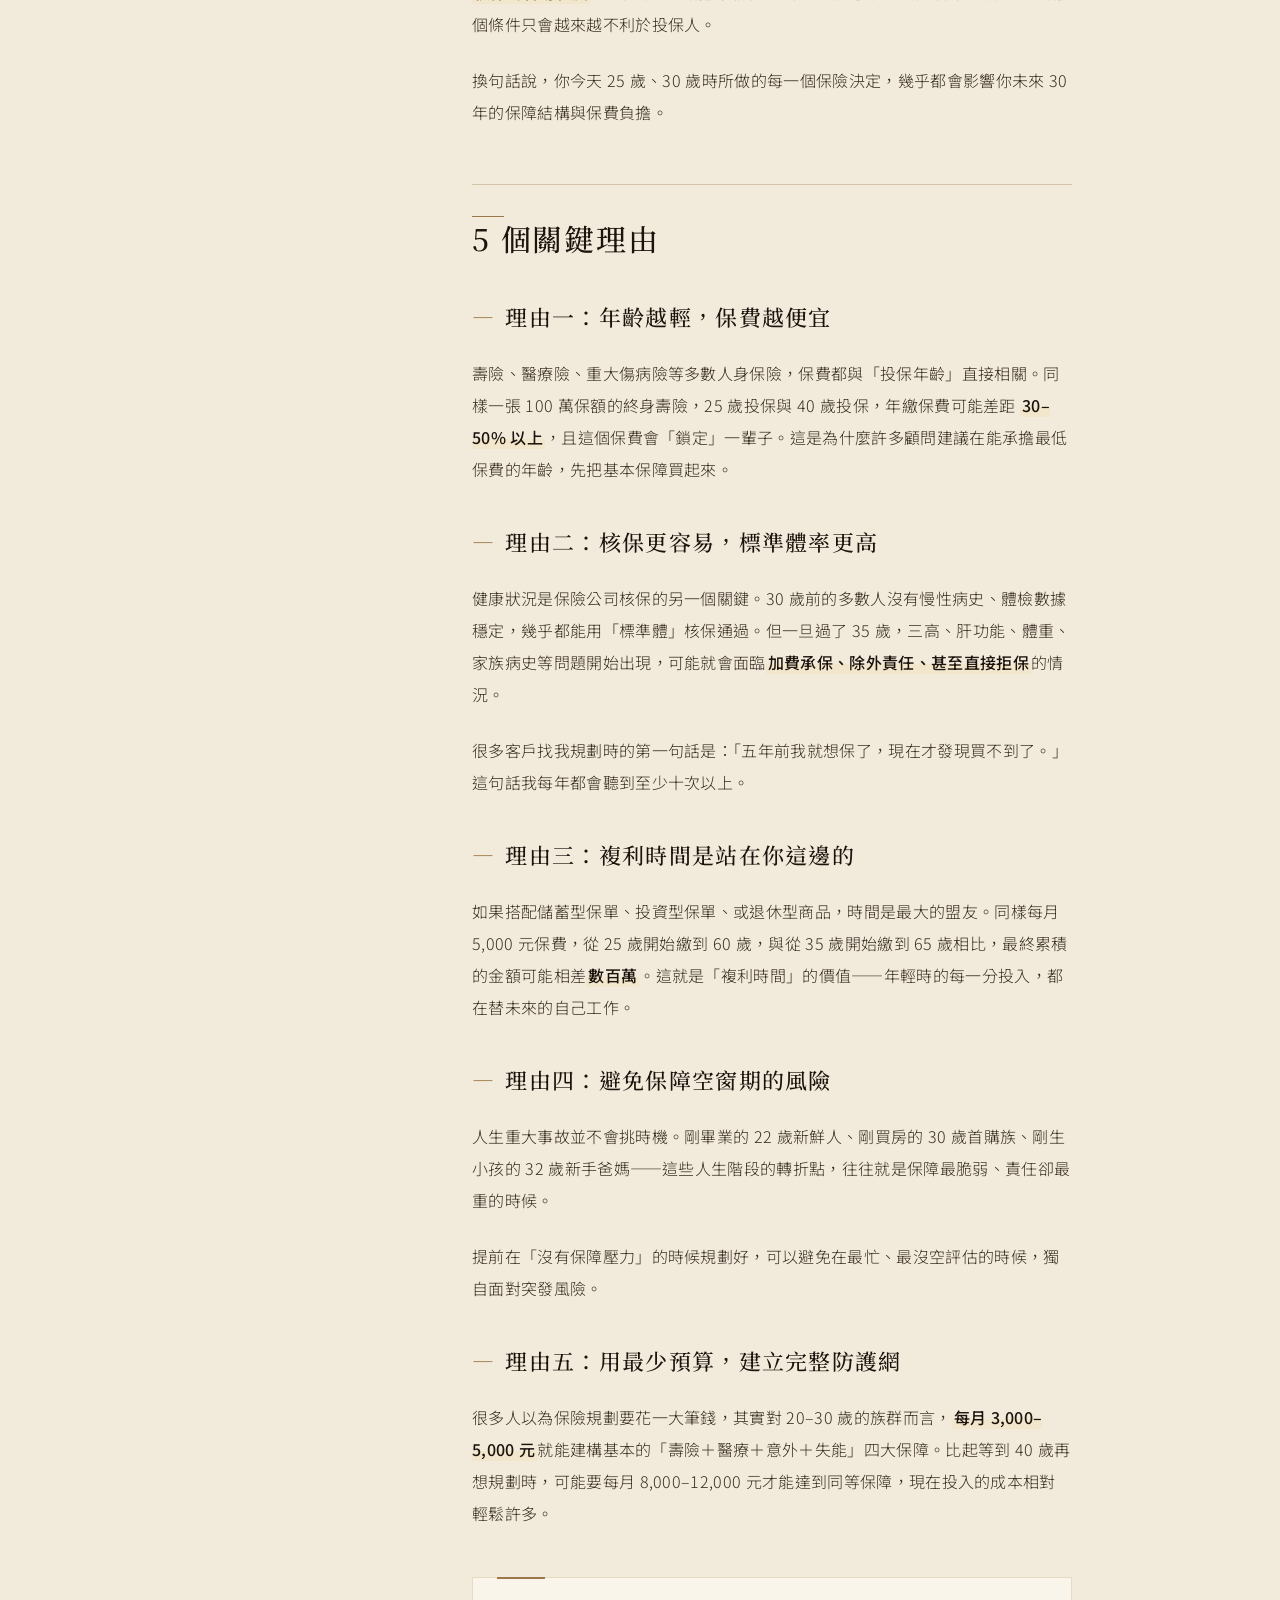
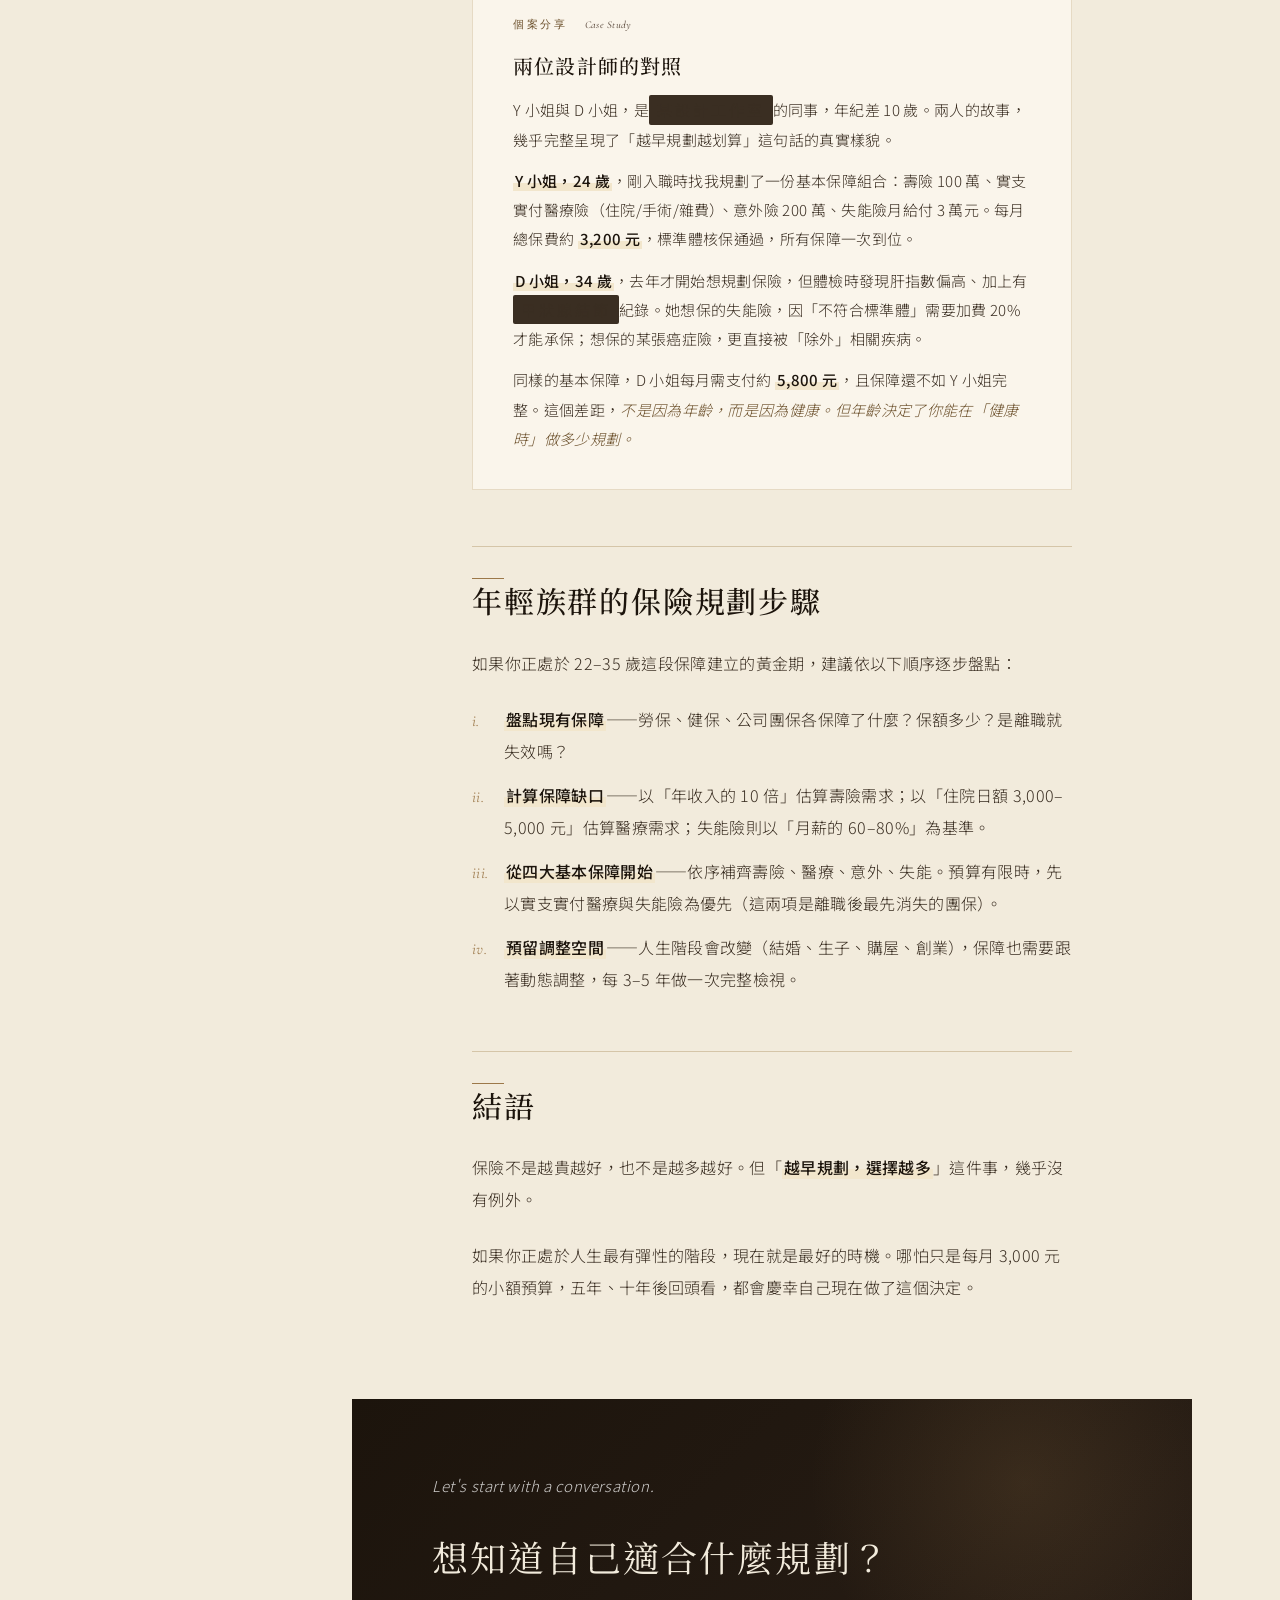
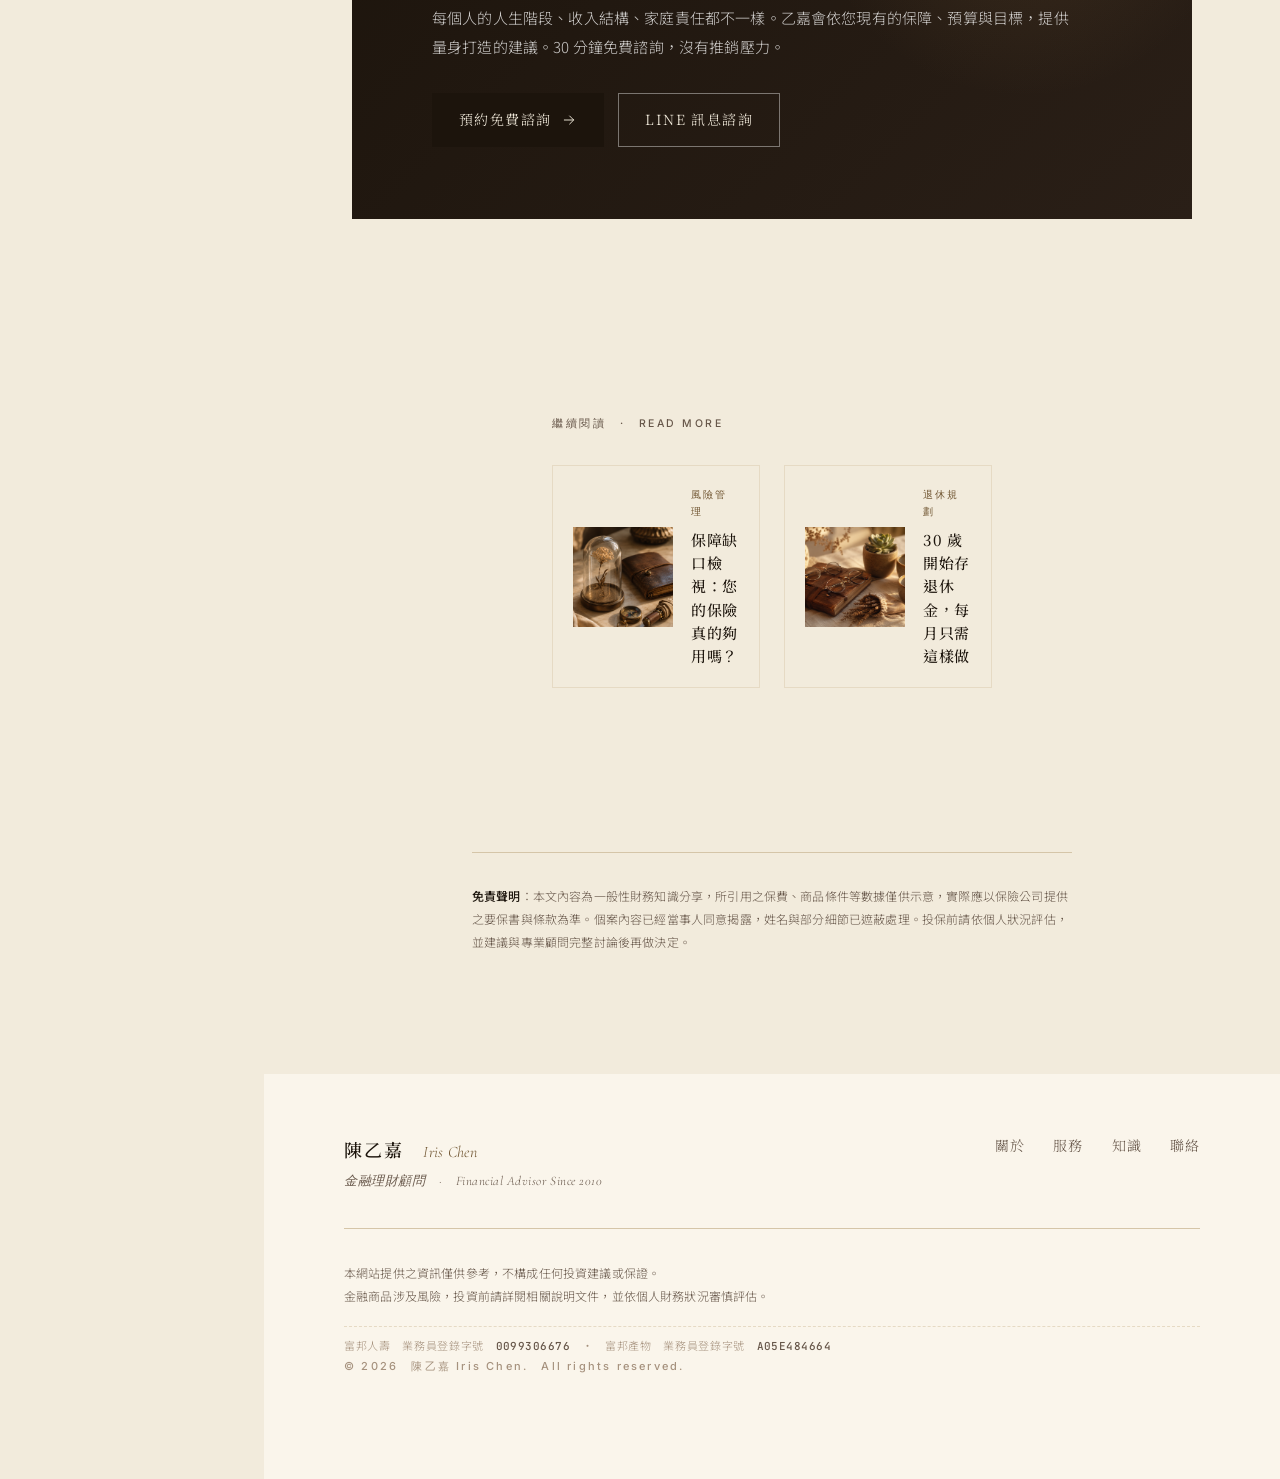
<file: articles/01-young-insurance.html>
<!DOCTYPE html>
<html lang="zh-Hant">
<head>
  <link rel="icon" type="image/svg+xml" href="../assets/iris-mark.svg" />
  <meta charset="UTF-8" />
  <meta name="viewport" content="width=device-width, initial-scale=1.0" />
  <meta name="description" content="20–35 歲是保險規劃的黃金時期！保費更便宜、核保更容易、複利時間站在你這邊。本文整理 5 個越早投保越划算的關鍵理由，附真實個案對照。陳乙嘉 Iris Chen 金融理財顧問為您解析。" />
  <meta name="keywords" content="年輕人買保險, 20 歲保險, 30 歲保險規劃, 年輕保費, 保險規劃, 保費試算, 投保時機, 標準體核保, 陳乙嘉, Iris Chen" />
  <title>為什麼年輕就要買保險？越早規劃越划算的 5 個理由｜陳乙嘉 Iris Chen 金融理財顧問</title>

  <meta property="og:title" content="為什麼年輕就要買保險？越早規劃越划算的 5 個理由" />
  <meta property="og:description" content="20–35 歲是保險規劃的黃金時期。本文整理 5 個越早投保越划算的關鍵理由，附真實個案對照。" />
  <meta property="og:type" content="article" />
  <meta property="og:image" content="https://te-chun-liu.github.io/iris-finans/assets/img/article-insurance.png" />
  <link rel="canonical" href="https://te-chun-liu.github.io/iris-finans/articles/01-young-insurance.html" />

  <link rel="preconnect" href="https://fonts.googleapis.com" />
  <link rel="preconnect" href="https://fonts.gstatic.com" crossorigin />
  <link href="https://fonts.googleapis.com/css2?family=Cormorant+Garamond:ital,wght@0,300;0,400;0,500;0,600;1,300;1,400;1,500&family=Fraunces:ital,opsz,wght@0,9..144,300;0,9..144,400;0,9..144,500;0,9..144,600;1,9..144,300;1,9..144,400;1,9..144,500&family=Inter:wght@300;400;500;600&family=JetBrains+Mono:wght@400;500&family=Noto+Sans+TC:wght@300;400;500&family=Noto+Serif+TC:wght@300;400;500;600;700&display=swap" rel="stylesheet" />
  <link rel="stylesheet" href="../assets/css/style.css" />
</head>
<body>
  <div class="grain" aria-hidden="true"></div>

  <aside class="sidebar" id="sidebar">
    <div class="sidebar__brand">
      <div class="sidebar__logo">
        <svg viewBox="0 0 40 40" fill="none"><path d="M8 8 L8 32 M14 12 L14 28 M22 8 C28 8, 32 12, 32 16 C32 20, 28 24, 22 24 L20 24 M22 24 L32 32" stroke="currentColor" stroke-width="1.6" stroke-linecap="round" stroke-linejoin="round"/></svg>
      </div>
      <div class="sidebar__name">
        <div class="sidebar__name-zh">陳乙嘉</div>
        <div class="sidebar__name-en">Iris Chen</div>
      </div>
    </div>
    <div class="sidebar__divider"></div>
    <nav class="sidebar__nav">
      <a href="../index.html#top" class="side-link"><span class="side-link__num">01</span><span class="side-link__label">序　Overview</span></a>
      <a href="../index.html#about" class="side-link"><span class="side-link__num">02</span><span class="side-link__label">關於乙嘉　About</span></a>
      <a href="../index.html#credentials" class="side-link"><span class="side-link__num">03</span><span class="side-link__label">專業資歷　Credentials</span></a>
      <a href="../index.html#services" class="side-link"><span class="side-link__num">04</span><span class="side-link__label">服務項目　Services</span></a>
      <a href="../index.html#knowledge" class="side-link is-active"><span class="side-link__num">05</span><span class="side-link__label">財務知識　Knowledge</span></a>
      <a href="../index.html#testimonials" class="side-link"><span class="side-link__num">06</span><span class="side-link__label">客戶見證　Stories</span></a>
      <a href="../index.html#contact" class="side-link"><span class="side-link__num">07</span><span class="side-link__label">聯絡乙嘉　Contact</span></a>
    </nav>
    <div class="sidebar__divider"></div>
    <div class="sidebar__foot">
      <div class="sidebar__status">
        <div class="status-dot" id="statusDot"></div>
        <div class="status-text">
          <div class="status-text__top" id="statusTop">服務中</div>
          <div class="status-text__bot" id="statusBot">即時回覆</div>
        </div>
      </div>
      <a href="../index.html#contact" class="sidebar__cta">
        <span>預約諮詢</span>
        <svg viewBox="0 0 24 24" fill="none"><path d="M5 12 L19 12 M13 6 L19 12 L13 18" stroke="currentColor" stroke-width="1.4" stroke-linecap="round" stroke-linejoin="round"/></svg>
      </a>
    </div>
  </aside>

  <header class="topbar">
    <div class="topbar__brand">
      <span class="topbar__logo"><svg viewBox="0 0 40 40" fill="none"><path d="M8 8 L8 32 M14 12 L14 28 M22 8 C28 8, 32 12, 32 16 C32 20, 28 24, 22 24 L20 24 M22 24 L32 32" stroke="currentColor" stroke-width="2" stroke-linecap="round" stroke-linejoin="round"/></svg></span>
      <span class="topbar__name">陳乙嘉　<i>Iris Chen</i></span>
    </div>
    <button class="topbar__toggle" id="navToggle" aria-label="開啟選單"><span></span><span></span><span></span></button>
  </header>

  <main class="main">
    <article class="article-page">
      <nav class="breadcrumb">
        <a href="../index.html">首頁</a> <i>·</i> <a href="../index.html#knowledge">知識專欄</a> <i>·</i> <span>保險觀念</span>
      </nav>

      <header class="article-head">
        <div class="folio-bar">
          <span class="folio">№ 01</span>
          <span class="folio-divider"></span>
          <span class="folio">Knowledge · 保險觀念</span>
        </div>
        <h1 class="article-title">
          為什麼年輕就要買保險？
          <span class="article-title__sub">越早規劃越划算的 5 個理由</span>
        </h1>
        <div class="article-meta">
          <span>5 min read</span>
          <span>·</span>
          <span>2026.05.18</span>
          <span>·</span>
          <span>作者　陳乙嘉 Iris Chen</span>
        </div>
      </header>

      <figure class="article-hero">
        <img src="../assets/img/article-insurance.png" alt="保險觀念｜年輕人保險規劃" />
        <figcaption><i>Insurance Notes</i>　·　為自己備一份安心</figcaption>
      </figure>

      <div class="article-body">
        <p class="article-lead">許多 20 多歲、剛踏入職場的年輕人，談到保險的第一反應往往是「我還年輕，不需要這麼早規劃」、「等收入更高再說」。然而從專業顧問實際接案的經驗來看，這個「等以後」的觀念，往往會在未來付出比想像中更高的代價。</p>

        <p>身體最健康、收入剛起步、人生責任還在打底的階段，正是建立基礎保障最關鍵的時機。本文整理 5 個經實務驗證、最常被忽略的「年輕投保優勢」，幫助你重新思考保險規劃的真正時機。</p>

        <h2>為什麼越早投保越划算？</h2>
        <p>保險本質上是一種「以小額保費，轉嫁未來不確定風險」的工具。而<strong>保費的高低</strong>與<strong>核保的容易程度</strong>，主要取決於兩個變因——<em>年齡</em>與<em>健康狀況</em>。隨著年紀增長，這兩個條件只會越來越不利於投保人。</p>
        <p>換句話說，你今天 25 歲、30 歲時所做的每一個保險決定，幾乎都會影響你未來 30 年的保障結構與保費負擔。</p>

        <h2>5 個關鍵理由</h2>

        <h3>理由一：年齡越輕，保費越便宜</h3>
        <p>壽險、醫療險、重大傷病險等多數人身保險，保費都與「投保年齡」直接相關。同樣一張 100 萬保額的終身壽險，25 歲投保與 40 歲投保，年繳保費可能差距 <strong>30–50% 以上</strong>，且這個保費會「鎖定」一輩子。這是為什麼許多顧問建議在能承擔最低保費的年齡，先把基本保障買起來。</p>

        <h3>理由二：核保更容易，標準體率更高</h3>
        <p>健康狀況是保險公司核保的另一個關鍵。30 歲前的多數人沒有慢性病史、體檢數據穩定，幾乎都能用「標準體」核保通過。但一旦過了 35 歲，三高、肝功能、體重、家族病史等問題開始出現，可能就會面臨<strong>加費承保、除外責任、甚至直接拒保</strong>的情況。</p>
        <p>很多客戶找我規劃時的第一句話是：「五年前我就想保了，現在才發現買不到了。」這句話我每年都會聽到至少十次以上。</p>

        <h3>理由三：複利時間是站在你這邊的</h3>
        <p>如果搭配儲蓄型保單、投資型保單、或退休型商品，時間是最大的盟友。同樣每月 5,000 元保費，從 25 歲開始繳到 60 歲，與從 35 歲開始繳到 65 歲相比，最終累積的金額可能相差<strong>數百萬</strong>。這就是「複利時間」的價值——年輕時的每一分投入，都在替未來的自己工作。</p>

        <h3>理由四：避免保障空窗期的風險</h3>
        <p>人生重大事故並不會挑時機。剛畢業的 22 歲新鮮人、剛買房的 30 歲首購族、剛生小孩的 32 歲新手爸媽——這些人生階段的轉折點，往往就是保障最脆弱、責任卻最重的時候。</p>
        <p>提前在「沒有保障壓力」的時候規劃好，可以避免在最忙、最沒空評估的時候，獨自面對突發風險。</p>

        <h3>理由五：用最少預算，建立完整防護網</h3>
        <p>很多人以為保險規劃要花一大筆錢，其實對 20–30 歲的族群而言，<strong>每月 3,000–5,000 元</strong>就能建構基本的「壽險＋醫療＋意外＋失能」四大保障。比起等到 40 歲再想規劃時，可能要每月 8,000–12,000 元才能達到同等保障，現在投入的成本相對輕鬆許多。</p>

        <aside class="case-study">
          <div class="case-study__label">個案分享　<i>Case Study</i></div>
          <h3>兩位設計師的對照</h3>
          <p>Y 小姐與 D 小姐，是<span class="case-mask">某設計工作室</span>的同事，年紀差 10 歲。兩人的故事，幾乎完整呈現了「越早規劃越划算」這句話的真實樣貌。</p>
          <p><strong>Y 小姐，24 歲</strong>，剛入職時找我規劃了一份基本保障組合：壽險 100 萬、實支實付醫療險（住院/手術/雜費）、意外險 200 萬、失能險月給付 3 萬元。每月總保費約 <strong>3,200 元</strong>，標準體核保通過，所有保障一次到位。</p>
          <p><strong>D 小姐，34 歲</strong>，去年才開始想規劃保險，但體檢時發現肝指數偏高、加上有<span class="case-mask">甲狀腺結節</span>紀錄。她想保的失能險，因「不符合標準體」需要加費 20% 才能承保；想保的某張癌症險，更直接被「除外」相關疾病。</p>
          <p>同樣的基本保障，D 小姐每月需支付約 <strong>5,800 元</strong>，且保障還不如 Y 小姐完整。這個差距，<em>不是因為年齡，而是因為健康。但年齡決定了你能在「健康時」做多少規劃。</em></p>
        </aside>

        <h2>年輕族群的保險規劃步驟</h2>
        <p>如果你正處於 22–35 歲這段保障建立的黃金期，建議依以下順序逐步盤點：</p>
        <ol>
          <li><strong>盤點現有保障</strong>——勞保、健保、公司團保各保障了什麼？保額多少？是離職就失效嗎？</li>
          <li><strong>計算保障缺口</strong>——以「年收入的 10 倍」估算壽險需求；以「住院日額 3,000–5,000 元」估算醫療需求；失能險則以「月薪的 60–80%」為基準。</li>
          <li><strong>從四大基本保障開始</strong>——依序補齊壽險、醫療、意外、失能。預算有限時，先以實支實付醫療與失能險為優先（這兩項是離職後最先消失的團保）。</li>
          <li><strong>預留調整空間</strong>——人生階段會改變（結婚、生子、購屋、創業），保障也需要跟著動態調整，每 3–5 年做一次完整檢視。</li>
        </ol>

        <h2>結語</h2>
        <p>保險不是越貴越好，也不是越多越好。但「<strong>越早規劃，選擇越多</strong>」這件事，幾乎沒有例外。</p>
        <p>如果你正處於人生最有彈性的階段，現在就是最好的時機。哪怕只是每月 3,000 元的小額預算，五年、十年後回頭看，都會慶幸自己現在做了這個決定。</p>
      </div>

      <section class="article-cta">
        <div class="article-cta__inner">
          <p class="article-cta__lead"><i>Let's start with a conversation.</i></p>
          <h3>想知道自己適合什麼規劃？</h3>
          <p>每個人的人生階段、收入結構、家庭責任都不一樣。乙嘉會依您現有的保障、預算與目標，提供量身打造的建議。30 分鐘免費諮詢，沒有推銷壓力。</p>
          <div class="article-cta__buttons">
            <a href="../index.html#contact" class="btn btn--primary">
              <span>預約免費諮詢</span>
              <svg viewBox="0 0 24 24" fill="none"><path d="M5 12 L19 12 M13 6 L19 12 L13 18" stroke="currentColor" stroke-width="1.4" stroke-linecap="round" stroke-linejoin="round"/></svg>
            </a>
            <a href="https://line.me/R/ti/p/@mmt-iris" target="_blank" rel="noopener" class="btn btn--ghost">LINE 訊息諮詢</a>
          </div>
        </div>
      </section>

      <section class="related">
        <div class="folio-bar">
          <span class="folio">繼續閱讀　·　Read More</span>
        </div>
        <div class="related__grid">
          <a href="05-coverage-gap.html" class="related__item">
            <img src="../assets/img/article-risk.png" alt="" />
            <div>
              <span class="related__cat">風險管理</span>
              <h4>保障缺口檢視：您的保險真的夠用嗎？</h4>
            </div>
          </a>
          <a href="03-retirement-30.html" class="related__item">
            <img src="../assets/img/article-retirement.png" alt="" />
            <div>
              <span class="related__cat">退休規劃</span>
              <h4>30 歲開始存退休金，每月只需這樣做</h4>
            </div>
          </a>
        </div>
      </section>

      <div class="article-footer-note">
        <strong>免責聲明</strong>：本文內容為一般性財務知識分享，所引用之保費、商品條件等數據僅供示意，實際應以保險公司提供之要保書與條款為準。個案內容已經當事人同意揭露，姓名與部分細節已遮蔽處理。投保前請依個人狀況評估，並建議與專業顧問完整討論後再做決定。
      </div>
    </article>

    <footer class="footer">
      <div class="footer__inner">
        <div class="footer__top">
          <div class="footer__brand">
            <div class="footer__name">陳乙嘉　<i>Iris Chen</i></div>
            <div class="footer__role">金融理財顧問　·　Financial Advisor Since 2010</div>
          </div>
          <nav class="footer__nav">
            <a href="../index.html#about">關於</a>
            <a href="../index.html#services">服務</a>
            <a href="../index.html#knowledge">知識</a>
            <a href="../index.html#contact">聯絡</a>
          </nav>
        </div>
        <div class="footer__rule"></div>
        <p class="footer__disclaimer">
          本網站提供之資訊僅供參考，不構成任何投資建議或保證。<br/>
          金融商品涉及風險，投資前請詳閱相關說明文件，並依個人財務狀況審慎評估。
        </p>
        <p class="footer__compliance">富邦人壽　業務員登錄字號　<strong>0099306676</strong>　·　富邦產物　業務員登錄字號　<strong>A05E484664</strong></p>
        <div class="footer__copy">© 2026　陳乙嘉 Iris Chen.　All rights reserved.</div>
      </div>
    </footer>
  </main>

  <script src="../assets/js/main.js"></script>
  <script>
    /* 返回鈕設定：站台可能掛在子路徑（GitHub Pages /iris-finans/），首頁路徑依目前網址推算 */
    (function () {
      var base = location.pathname.replace(/(articles\/)?[^\/]*$/, "");
      var bare = base.replace(/\/+$/, "") || "/";
      window.BackDockConfig = { home: base, hide: [bare, base + "index.html"], parents: { "/articles/": base } };
    })();
  </script>
  <script src="../assets/js/back-dock.js" defer></script>
</body>
</html>
</file>
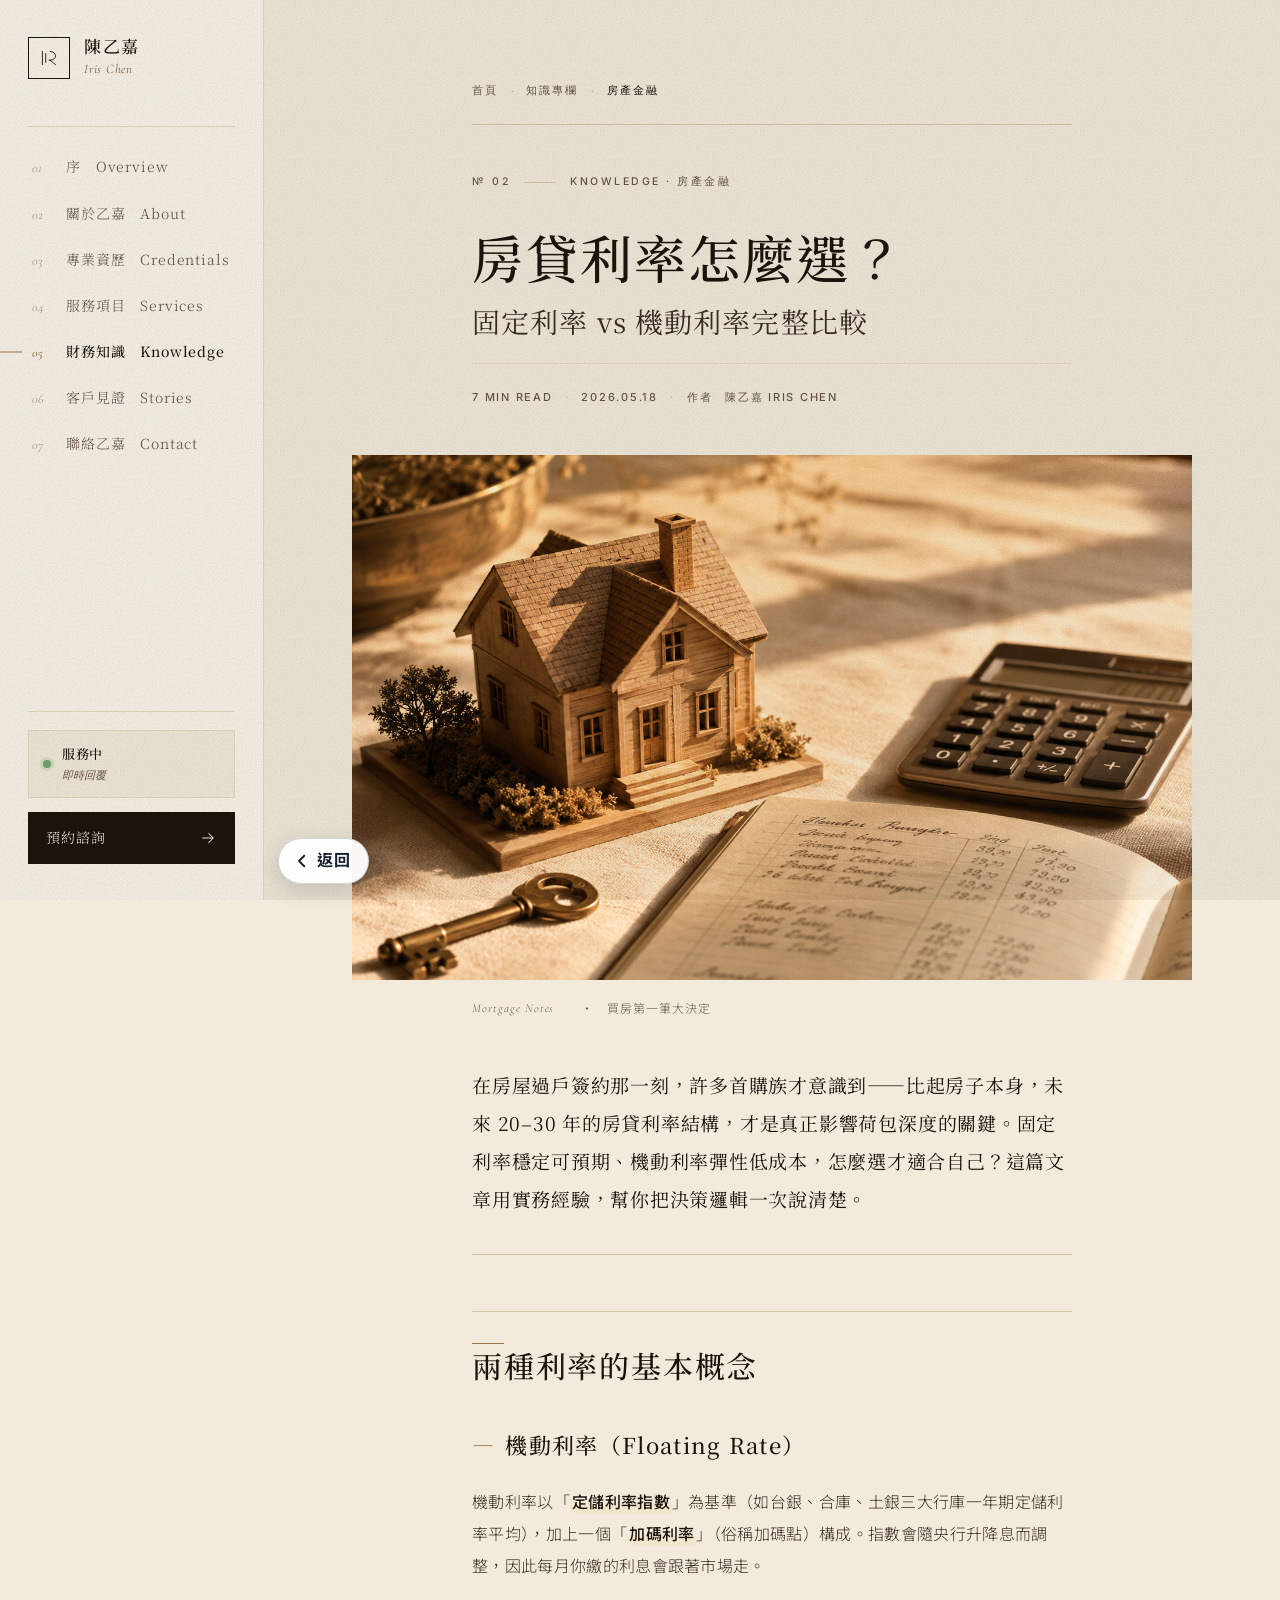
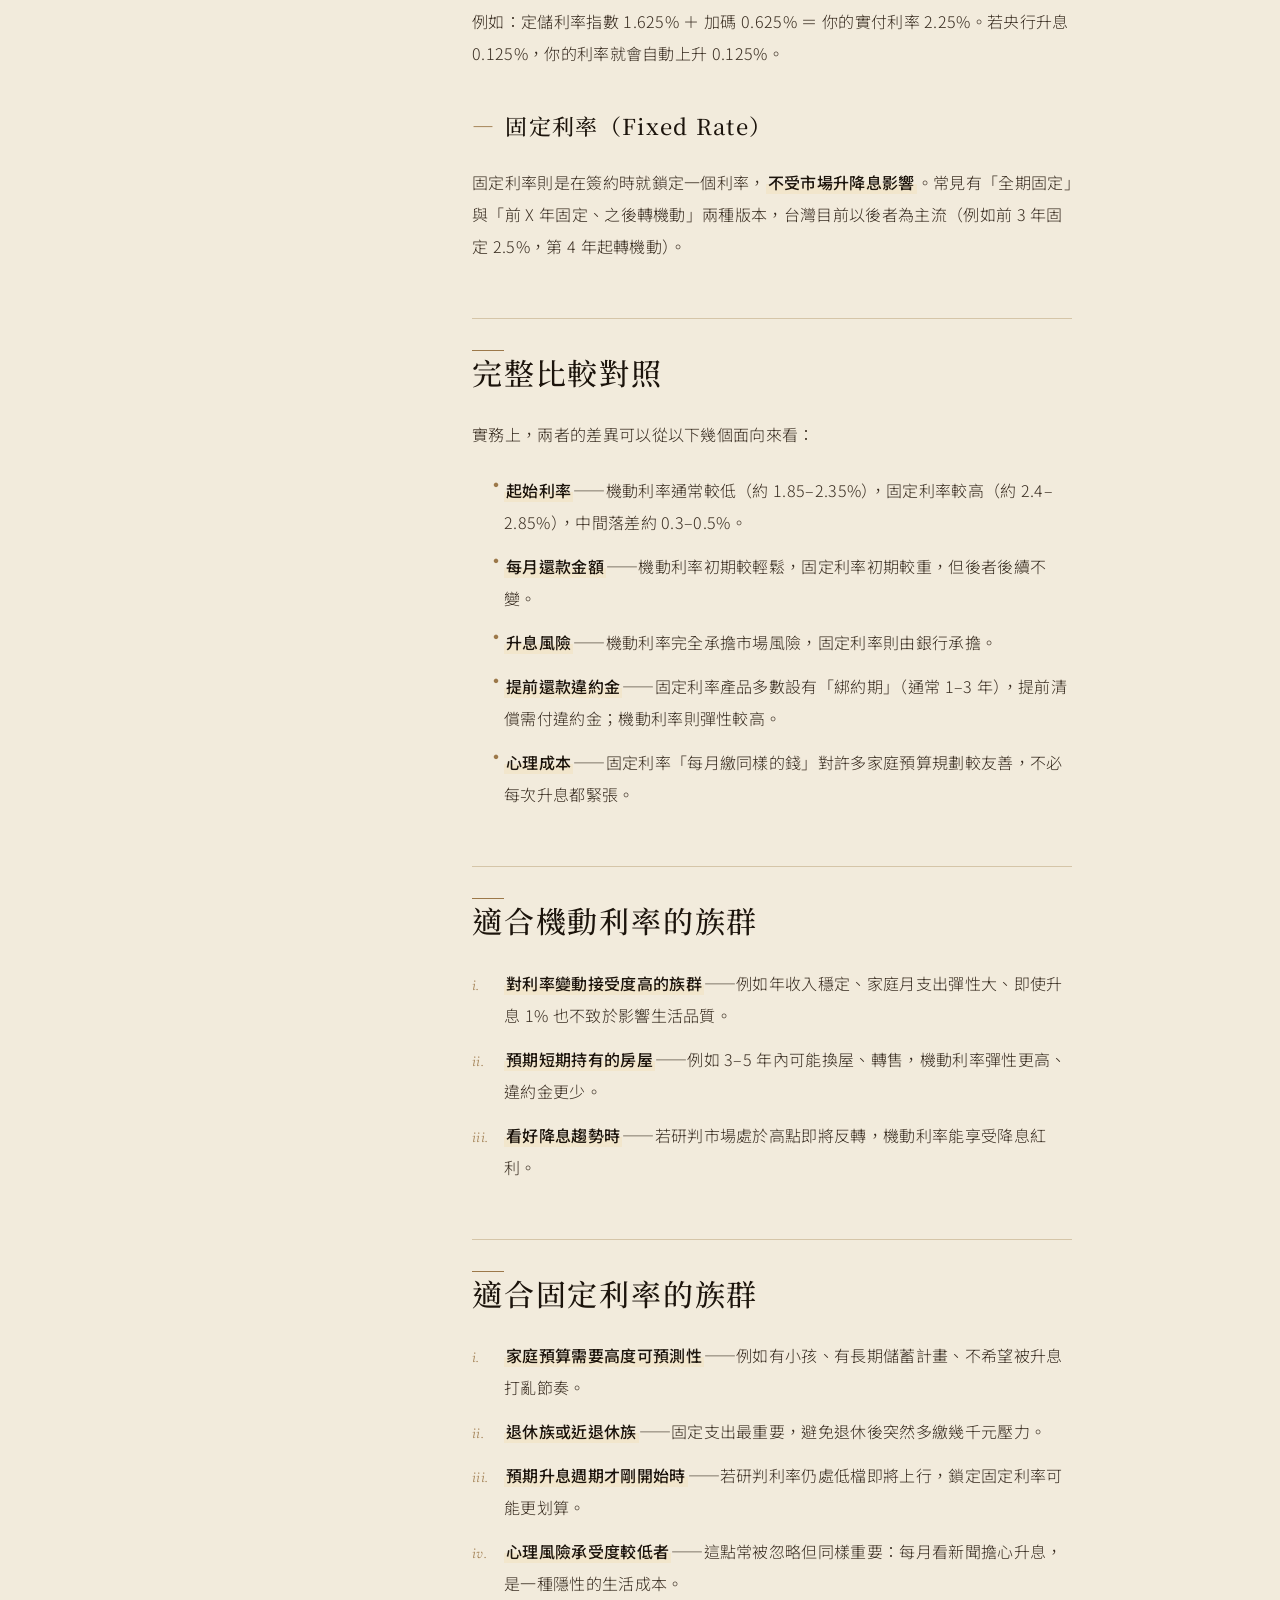
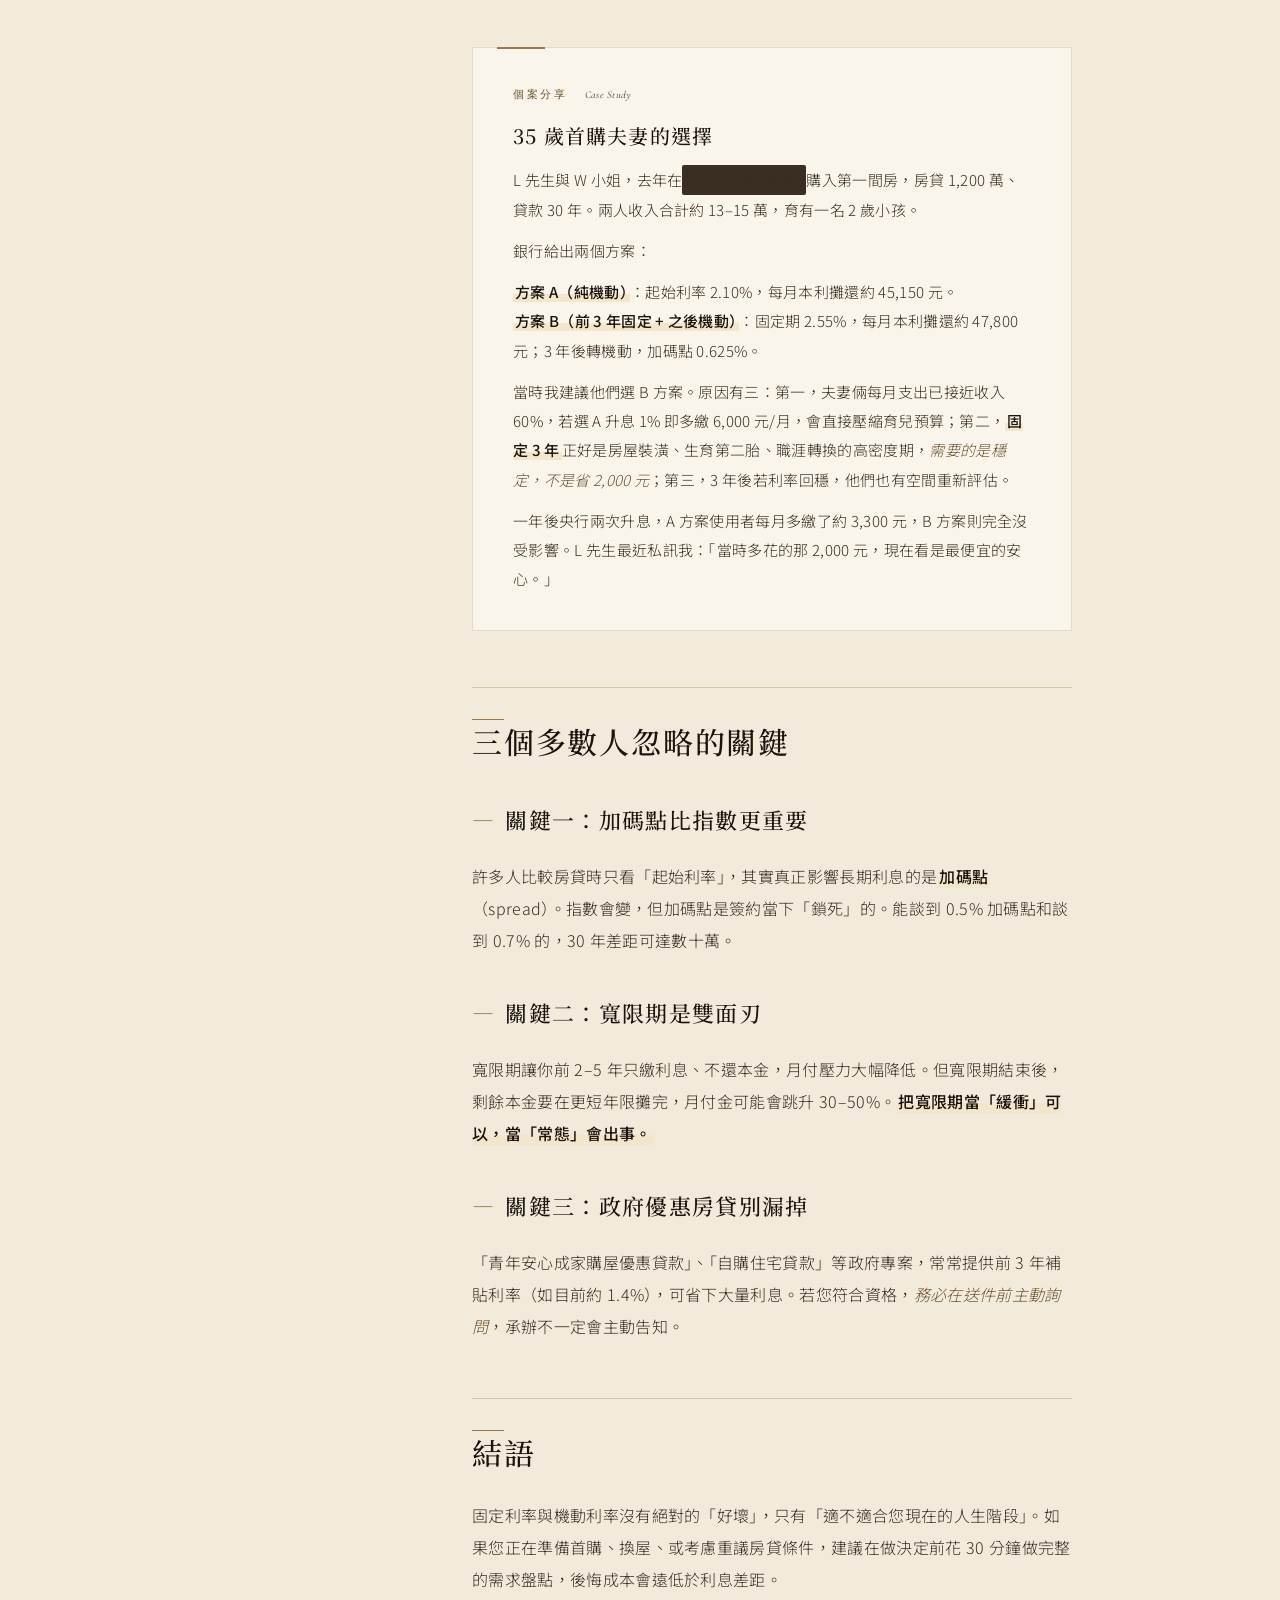
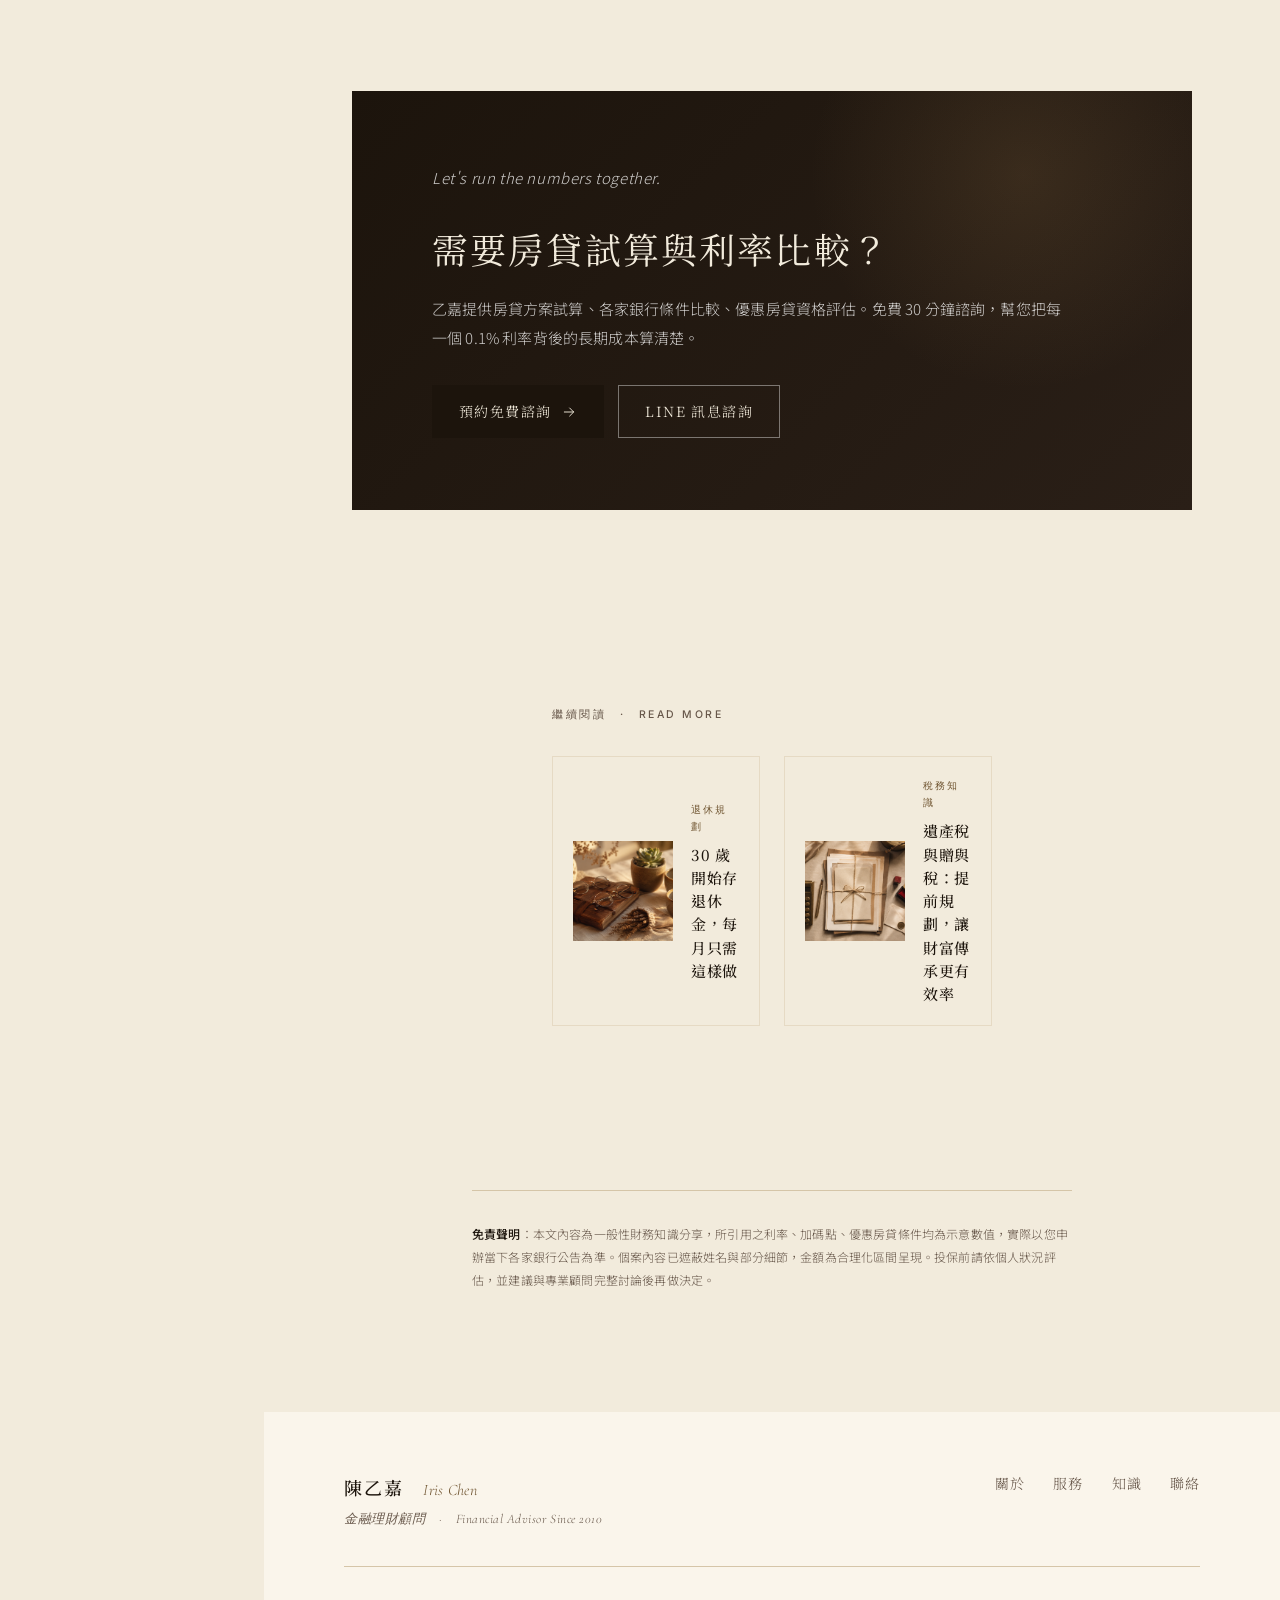
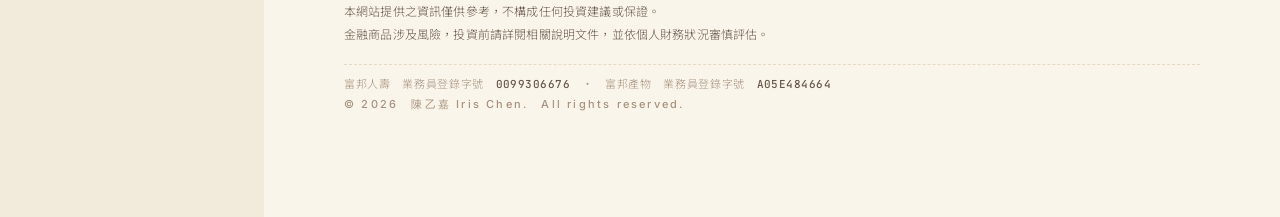
<file: articles/02-mortgage-rate.html>
<!DOCTYPE html>
<html lang="zh-Hant">
<head>
  <link rel="icon" type="image/svg+xml" href="../assets/iris-mark.svg" />
  <meta charset="UTF-8" />
  <meta name="viewport" content="width=device-width, initial-scale=1.0" />
  <meta name="description" content="買房第一筆大決定就是房貸利率類型。固定利率穩定可預期、機動利率彈性低成本，怎麼選？本文完整對照優缺點、適用族群與三個多數人忽略的關鍵，附首購個案分析。" />
  <meta name="keywords" content="房貸利率, 固定利率房貸, 機動利率房貸, 首購房貸, 青年安心成家, 房貸比較, 房貸試算, 利率選擇, 陳乙嘉, Iris Chen" />
  <title>房貸利率怎麼選？固定利率 vs 機動利率完整比較｜陳乙嘉 Iris Chen 金融理財顧問</title>

  <meta property="og:title" content="房貸利率怎麼選？固定利率 vs 機動利率完整比較" />
  <meta property="og:description" content="完整對照優缺點、適用族群與三個多數人忽略的關鍵，附首購個案分析。" />
  <meta property="og:type" content="article" />
  <meta property="og:image" content="https://te-chun-liu.github.io/iris-finans/assets/img/article-mortgage.png" />
  <link rel="canonical" href="https://te-chun-liu.github.io/iris-finans/articles/02-mortgage-rate.html" />

  <link rel="preconnect" href="https://fonts.googleapis.com" />
  <link rel="preconnect" href="https://fonts.gstatic.com" crossorigin />
  <link href="https://fonts.googleapis.com/css2?family=Cormorant+Garamond:ital,wght@0,300;0,400;0,500;0,600;1,300;1,400;1,500&family=Fraunces:ital,opsz,wght@0,9..144,300;0,9..144,400;0,9..144,500;0,9..144,600;1,9..144,300;1,9..144,400;1,9..144,500&family=Inter:wght@300;400;500;600&family=JetBrains+Mono:wght@400;500&family=Noto+Sans+TC:wght@300;400;500&family=Noto+Serif+TC:wght@300;400;500;600;700&display=swap" rel="stylesheet" />
  <link rel="stylesheet" href="../assets/css/style.css" />
</head>
<body>
  <div class="grain" aria-hidden="true"></div>

  <aside class="sidebar" id="sidebar">
    <div class="sidebar__brand">
      <div class="sidebar__logo"><svg viewBox="0 0 40 40" fill="none"><path d="M8 8 L8 32 M14 12 L14 28 M22 8 C28 8, 32 12, 32 16 C32 20, 28 24, 22 24 L20 24 M22 24 L32 32" stroke="currentColor" stroke-width="1.6" stroke-linecap="round" stroke-linejoin="round"/></svg></div>
      <div class="sidebar__name"><div class="sidebar__name-zh">陳乙嘉</div><div class="sidebar__name-en">Iris Chen</div></div>
    </div>
    <div class="sidebar__divider"></div>
    <nav class="sidebar__nav">
      <a href="../index.html#top" class="side-link"><span class="side-link__num">01</span><span class="side-link__label">序　Overview</span></a>
      <a href="../index.html#about" class="side-link"><span class="side-link__num">02</span><span class="side-link__label">關於乙嘉　About</span></a>
      <a href="../index.html#credentials" class="side-link"><span class="side-link__num">03</span><span class="side-link__label">專業資歷　Credentials</span></a>
      <a href="../index.html#services" class="side-link"><span class="side-link__num">04</span><span class="side-link__label">服務項目　Services</span></a>
      <a href="../index.html#knowledge" class="side-link is-active"><span class="side-link__num">05</span><span class="side-link__label">財務知識　Knowledge</span></a>
      <a href="../index.html#testimonials" class="side-link"><span class="side-link__num">06</span><span class="side-link__label">客戶見證　Stories</span></a>
      <a href="../index.html#contact" class="side-link"><span class="side-link__num">07</span><span class="side-link__label">聯絡乙嘉　Contact</span></a>
    </nav>
    <div class="sidebar__divider"></div>
    <div class="sidebar__foot">
      <div class="sidebar__status">
        <div class="status-dot" id="statusDot"></div>
        <div class="status-text"><div class="status-text__top" id="statusTop">服務中</div><div class="status-text__bot" id="statusBot">即時回覆</div></div>
      </div>
      <a href="../index.html#contact" class="sidebar__cta"><span>預約諮詢</span><svg viewBox="0 0 24 24" fill="none"><path d="M5 12 L19 12 M13 6 L19 12 L13 18" stroke="currentColor" stroke-width="1.4" stroke-linecap="round" stroke-linejoin="round"/></svg></a>
    </div>
  </aside>

  <header class="topbar">
    <div class="topbar__brand">
      <span class="topbar__logo"><svg viewBox="0 0 40 40" fill="none"><path d="M8 8 L8 32 M14 12 L14 28 M22 8 C28 8, 32 12, 32 16 C32 20, 28 24, 22 24 L20 24 M22 24 L32 32" stroke="currentColor" stroke-width="2" stroke-linecap="round" stroke-linejoin="round"/></svg></span>
      <span class="topbar__name">陳乙嘉　<i>Iris Chen</i></span>
    </div>
    <button class="topbar__toggle" id="navToggle" aria-label="開啟選單"><span></span><span></span><span></span></button>
  </header>

  <main class="main">
    <article class="article-page">
      <nav class="breadcrumb">
        <a href="../index.html">首頁</a> <i>·</i> <a href="../index.html#knowledge">知識專欄</a> <i>·</i> <span>房產金融</span>
      </nav>

      <header class="article-head">
        <div class="folio-bar">
          <span class="folio">№ 02</span>
          <span class="folio-divider"></span>
          <span class="folio">Knowledge · 房產金融</span>
        </div>
        <h1 class="article-title">
          房貸利率怎麼選？
          <span class="article-title__sub">固定利率 vs 機動利率完整比較</span>
        </h1>
        <div class="article-meta">
          <span>7 min read</span><span>·</span><span>2026.05.18</span><span>·</span><span>作者　陳乙嘉 Iris Chen</span>
        </div>
      </header>

      <figure class="article-hero">
        <img src="../assets/img/article-mortgage.png" alt="房貸利率比較" />
        <figcaption><i>Mortgage Notes</i>　·　買房第一筆大決定</figcaption>
      </figure>

      <div class="article-body">
        <p class="article-lead">在房屋過戶簽約那一刻，許多首購族才意識到——比起房子本身，未來 20–30 年的房貸利率結構，才是真正影響荷包深度的關鍵。固定利率穩定可預期、機動利率彈性低成本，怎麼選才適合自己？這篇文章用實務經驗，幫你把決策邏輯一次說清楚。</p>

        <h2>兩種利率的基本概念</h2>

        <h3>機動利率（Floating Rate）</h3>
        <p>機動利率以「<strong>定儲利率指數</strong>」為基準（如台銀、合庫、土銀三大行庫一年期定儲利率平均），加上一個「<strong>加碼利率</strong>」（俗稱加碼點）構成。指數會隨央行升降息而調整，因此每月你繳的利息會跟著市場走。</p>
        <p>例如：定儲利率指數 1.625% ＋ 加碼 0.625% ＝ 你的實付利率 2.25%。若央行升息 0.125%，你的利率就會自動上升 0.125%。</p>

        <h3>固定利率（Fixed Rate）</h3>
        <p>固定利率則是在簽約時就鎖定一個利率，<strong>不受市場升降息影響</strong>。常見有「全期固定」與「前 X 年固定、之後轉機動」兩種版本，台灣目前以後者為主流（例如前 3 年固定 2.5%，第 4 年起轉機動）。</p>

        <h2>完整比較對照</h2>
        <p>實務上，兩者的差異可以從以下幾個面向來看：</p>
        <ul>
          <li><strong>起始利率</strong>——機動利率通常較低（約 1.85–2.35%），固定利率較高（約 2.4–2.85%），中間落差約 0.3–0.5%。</li>
          <li><strong>每月還款金額</strong>——機動利率初期較輕鬆，固定利率初期較重，但後者後續不變。</li>
          <li><strong>升息風險</strong>——機動利率完全承擔市場風險，固定利率則由銀行承擔。</li>
          <li><strong>提前還款違約金</strong>——固定利率產品多數設有「綁約期」（通常 1–3 年），提前清償需付違約金；機動利率則彈性較高。</li>
          <li><strong>心理成本</strong>——固定利率「每月繳同樣的錢」對許多家庭預算規劃較友善，不必每次升息都緊張。</li>
        </ul>

        <h2>適合機動利率的族群</h2>
        <ol>
          <li><strong>對利率變動接受度高的族群</strong>——例如年收入穩定、家庭月支出彈性大、即使升息 1% 也不致於影響生活品質。</li>
          <li><strong>預期短期持有的房屋</strong>——例如 3–5 年內可能換屋、轉售，機動利率彈性更高、違約金更少。</li>
          <li><strong>看好降息趨勢時</strong>——若研判市場處於高點即將反轉，機動利率能享受降息紅利。</li>
        </ol>

        <h2>適合固定利率的族群</h2>
        <ol>
          <li><strong>家庭預算需要高度可預測性</strong>——例如有小孩、有長期儲蓄計畫、不希望被升息打亂節奏。</li>
          <li><strong>退休族或近退休族</strong>——固定支出最重要，避免退休後突然多繳幾千元壓力。</li>
          <li><strong>預期升息週期才剛開始時</strong>——若研判利率仍處低檔即將上行，鎖定固定利率可能更划算。</li>
          <li><strong>心理風險承受度較低者</strong>——這點常被忽略但同樣重要：每月看新聞擔心升息，是一種隱性的生活成本。</li>
        </ol>

        <aside class="case-study">
          <div class="case-study__label">個案分享　<i>Case Study</i></div>
          <h3>35 歲首購夫妻的選擇</h3>
          <p>L 先生與 W 小姐，去年在<span class="case-mask">新北某重劃區</span>購入第一間房，房貸 1,200 萬、貸款 30 年。兩人收入合計約 13–15 萬，育有一名 2 歲小孩。</p>
          <p>銀行給出兩個方案：</p>
          <p><strong>方案 A（純機動）</strong>：起始利率 2.10%，每月本利攤還約 45,150 元。<br/><strong>方案 B（前 3 年固定 + 之後機動）</strong>：固定期 2.55%，每月本利攤還約 47,800 元；3 年後轉機動，加碼點 0.625%。</p>
          <p>當時我建議他們選 B 方案。原因有三：第一，夫妻倆每月支出已接近收入 60%，若選 A 升息 1% 即多繳 6,000 元/月，會直接壓縮育兒預算；第二，<strong>固定 3 年</strong>正好是房屋裝潢、生育第二胎、職涯轉換的高密度期，<em>需要的是穩定，不是省 2,000 元</em>；第三，3 年後若利率回穩，他們也有空間重新評估。</p>
          <p>一年後央行兩次升息，A 方案使用者每月多繳了約 3,300 元，B 方案則完全沒受影響。L 先生最近私訊我：「當時多花的那 2,000 元，現在看是最便宜的安心。」</p>
        </aside>

        <h2>三個多數人忽略的關鍵</h2>

        <h3>關鍵一：加碼點比指數更重要</h3>
        <p>許多人比較房貸時只看「起始利率」，其實真正影響長期利息的是<strong>加碼點</strong>（spread）。指數會變，但加碼點是簽約當下「鎖死」的。能談到 0.5% 加碼點和談到 0.7% 的，30 年差距可達數十萬。</p>

        <h3>關鍵二：寬限期是雙面刃</h3>
        <p>寬限期讓你前 2–5 年只繳利息、不還本金，月付壓力大幅降低。但寬限期結束後，剩餘本金要在更短年限攤完，月付金可能會跳升 30–50%。<strong>把寬限期當「緩衝」可以，當「常態」會出事。</strong></p>

        <h3>關鍵三：政府優惠房貸別漏掉</h3>
        <p>「青年安心成家購屋優惠貸款」、「自購住宅貸款」等政府專案，常常提供前 3 年補貼利率（如目前約 1.4%），可省下大量利息。若您符合資格，<em>務必在送件前主動詢問</em>，承辦不一定會主動告知。</p>

        <h2>結語</h2>
        <p>固定利率與機動利率沒有絕對的「好壞」，只有「適不適合您現在的人生階段」。如果您正在準備首購、換屋、或考慮重議房貸條件，建議在做決定前花 30 分鐘做完整的需求盤點，後悔成本會遠低於利息差距。</p>
      </div>

      <section class="article-cta">
        <div class="article-cta__inner">
          <p class="article-cta__lead"><i>Let's run the numbers together.</i></p>
          <h3>需要房貸試算與利率比較？</h3>
          <p>乙嘉提供房貸方案試算、各家銀行條件比較、優惠房貸資格評估。免費 30 分鐘諮詢，幫您把每一個 0.1% 利率背後的長期成本算清楚。</p>
          <div class="article-cta__buttons">
            <a href="../index.html#contact" class="btn btn--primary"><span>預約免費諮詢</span><svg viewBox="0 0 24 24" fill="none"><path d="M5 12 L19 12 M13 6 L19 12 L13 18" stroke="currentColor" stroke-width="1.4" stroke-linecap="round" stroke-linejoin="round"/></svg></a>
            <a href="https://line.me/R/ti/p/@mmt-iris" target="_blank" rel="noopener" class="btn btn--ghost">LINE 訊息諮詢</a>
          </div>
        </div>
      </section>

      <section class="related">
        <div class="folio-bar"><span class="folio">繼續閱讀　·　Read More</span></div>
        <div class="related__grid">
          <a href="03-retirement-30.html" class="related__item">
            <img src="../assets/img/article-retirement.png" alt="" />
            <div><span class="related__cat">退休規劃</span><h4>30 歲開始存退休金，每月只需這樣做</h4></div>
          </a>
          <a href="04-estate-gift-tax.html" class="related__item">
            <img src="../assets/img/article-tax.png" alt="" />
            <div><span class="related__cat">稅務知識</span><h4>遺產稅與贈與稅：提前規劃，讓財富傳承更有效率</h4></div>
          </a>
        </div>
      </section>

      <div class="article-footer-note">
        <strong>免責聲明</strong>：本文內容為一般性財務知識分享，所引用之利率、加碼點、優惠房貸條件均為示意數值，實際以您申辦當下各家銀行公告為準。個案內容已遮蔽姓名與部分細節，金額為合理化區間呈現。投保前請依個人狀況評估，並建議與專業顧問完整討論後再做決定。
      </div>
    </article>

    <footer class="footer">
      <div class="footer__inner">
        <div class="footer__top">
          <div class="footer__brand">
            <div class="footer__name">陳乙嘉　<i>Iris Chen</i></div>
            <div class="footer__role">金融理財顧問　·　Financial Advisor Since 2010</div>
          </div>
          <nav class="footer__nav">
            <a href="../index.html#about">關於</a><a href="../index.html#services">服務</a><a href="../index.html#knowledge">知識</a><a href="../index.html#contact">聯絡</a>
          </nav>
        </div>
        <div class="footer__rule"></div>
        <p class="footer__disclaimer">本網站提供之資訊僅供參考，不構成任何投資建議或保證。<br/>金融商品涉及風險，投資前請詳閱相關說明文件，並依個人財務狀況審慎評估。</p>
        <p class="footer__compliance">富邦人壽　業務員登錄字號　<strong>0099306676</strong>　·　富邦產物　業務員登錄字號　<strong>A05E484664</strong></p>
        <div class="footer__copy">© 2026　陳乙嘉 Iris Chen.　All rights reserved.</div>
      </div>
    </footer>
  </main>

  <script src="../assets/js/main.js"></script>
  <script>
    /* 返回鈕設定：站台可能掛在子路徑（GitHub Pages /iris-finans/），首頁路徑依目前網址推算 */
    (function () {
      var base = location.pathname.replace(/(articles\/)?[^\/]*$/, "");
      var bare = base.replace(/\/+$/, "") || "/";
      window.BackDockConfig = { home: base, hide: [bare, base + "index.html"], parents: { "/articles/": base } };
    })();
  </script>
  <script src="../assets/js/back-dock.js" defer></script>
</body>
</html>
</file>
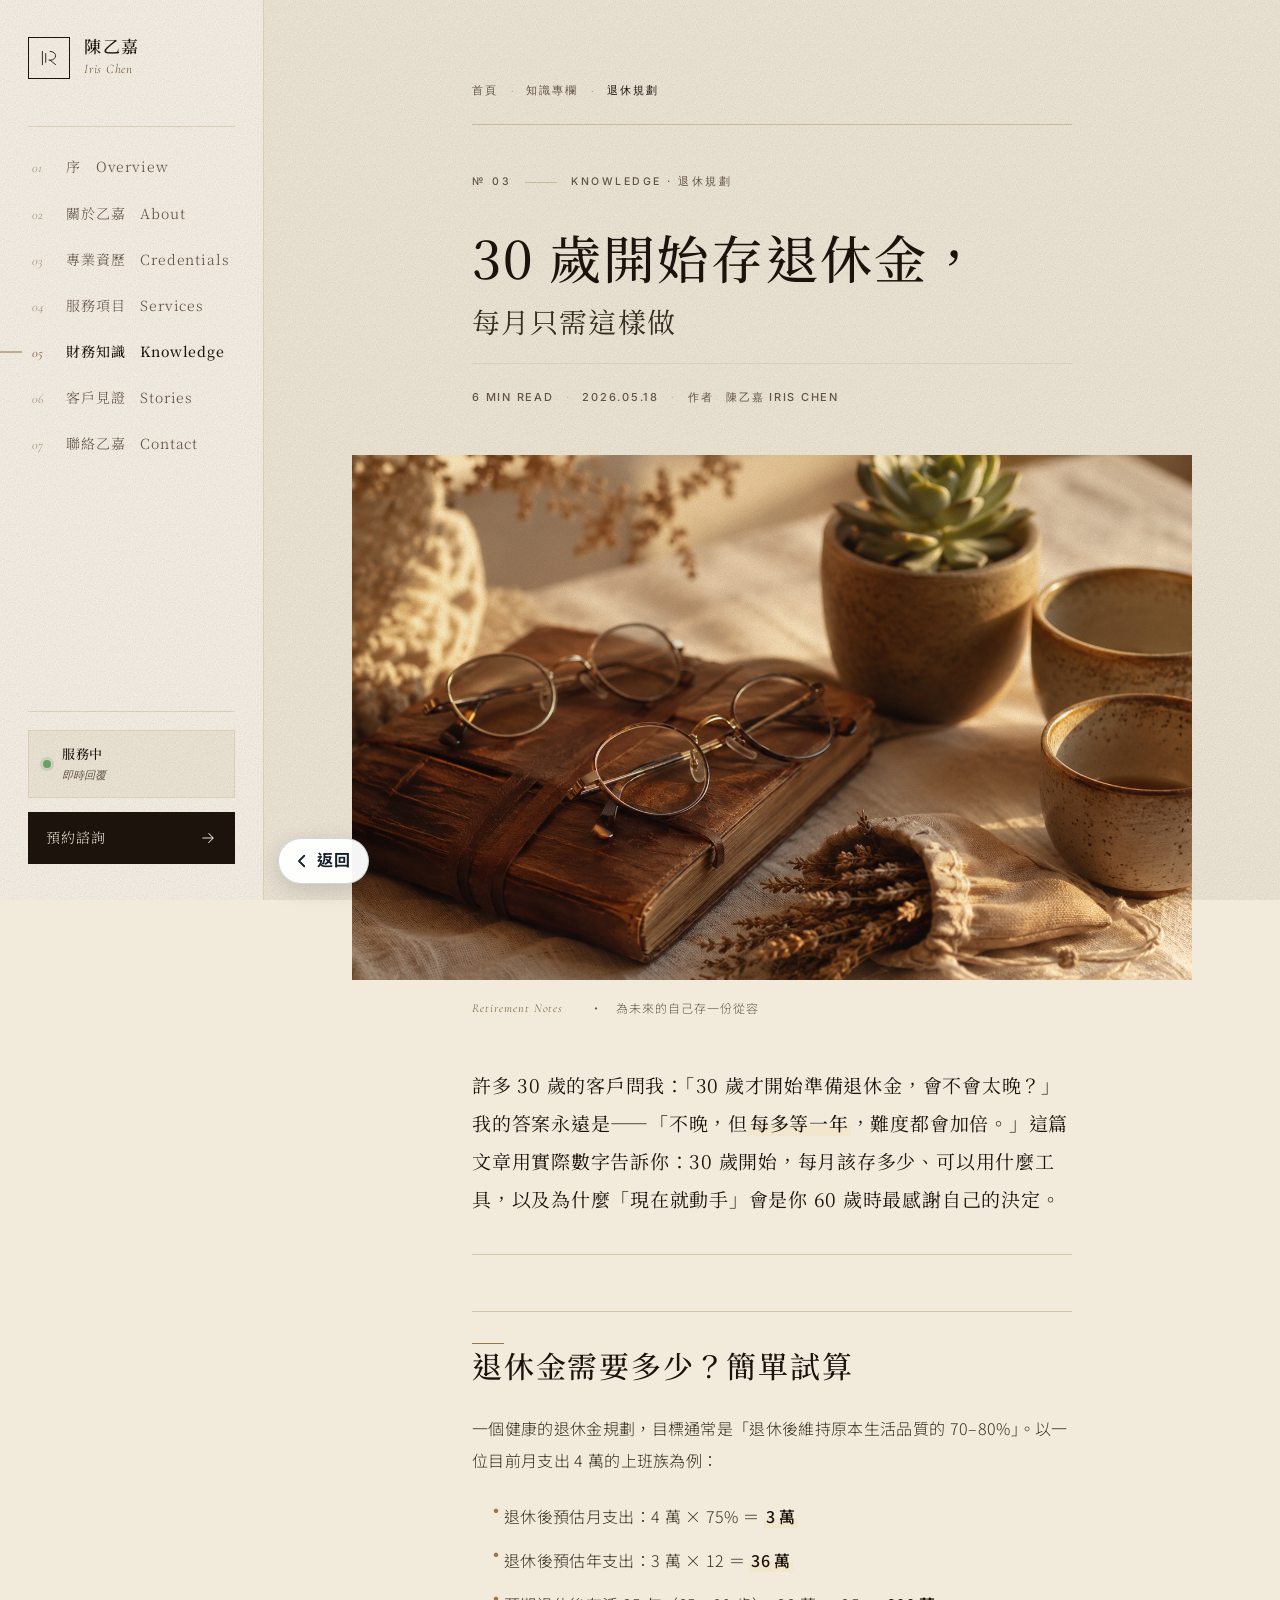
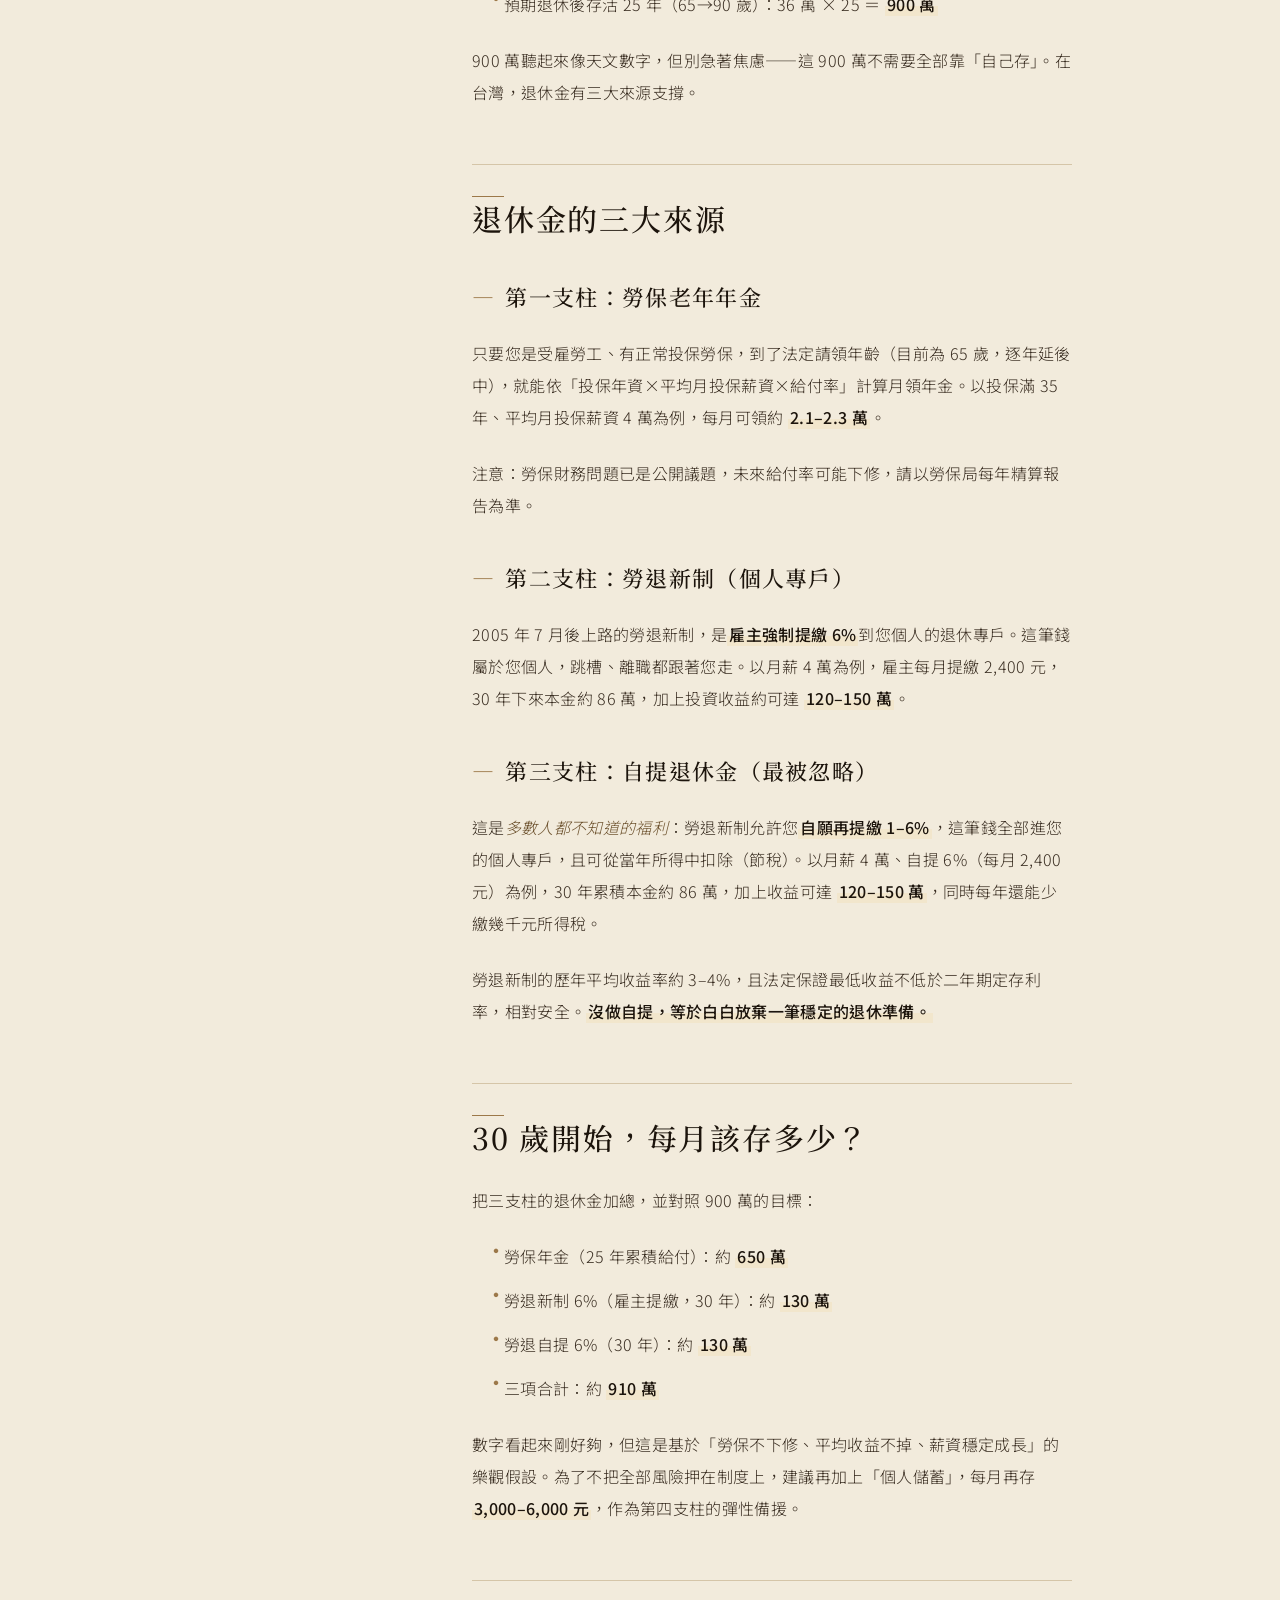
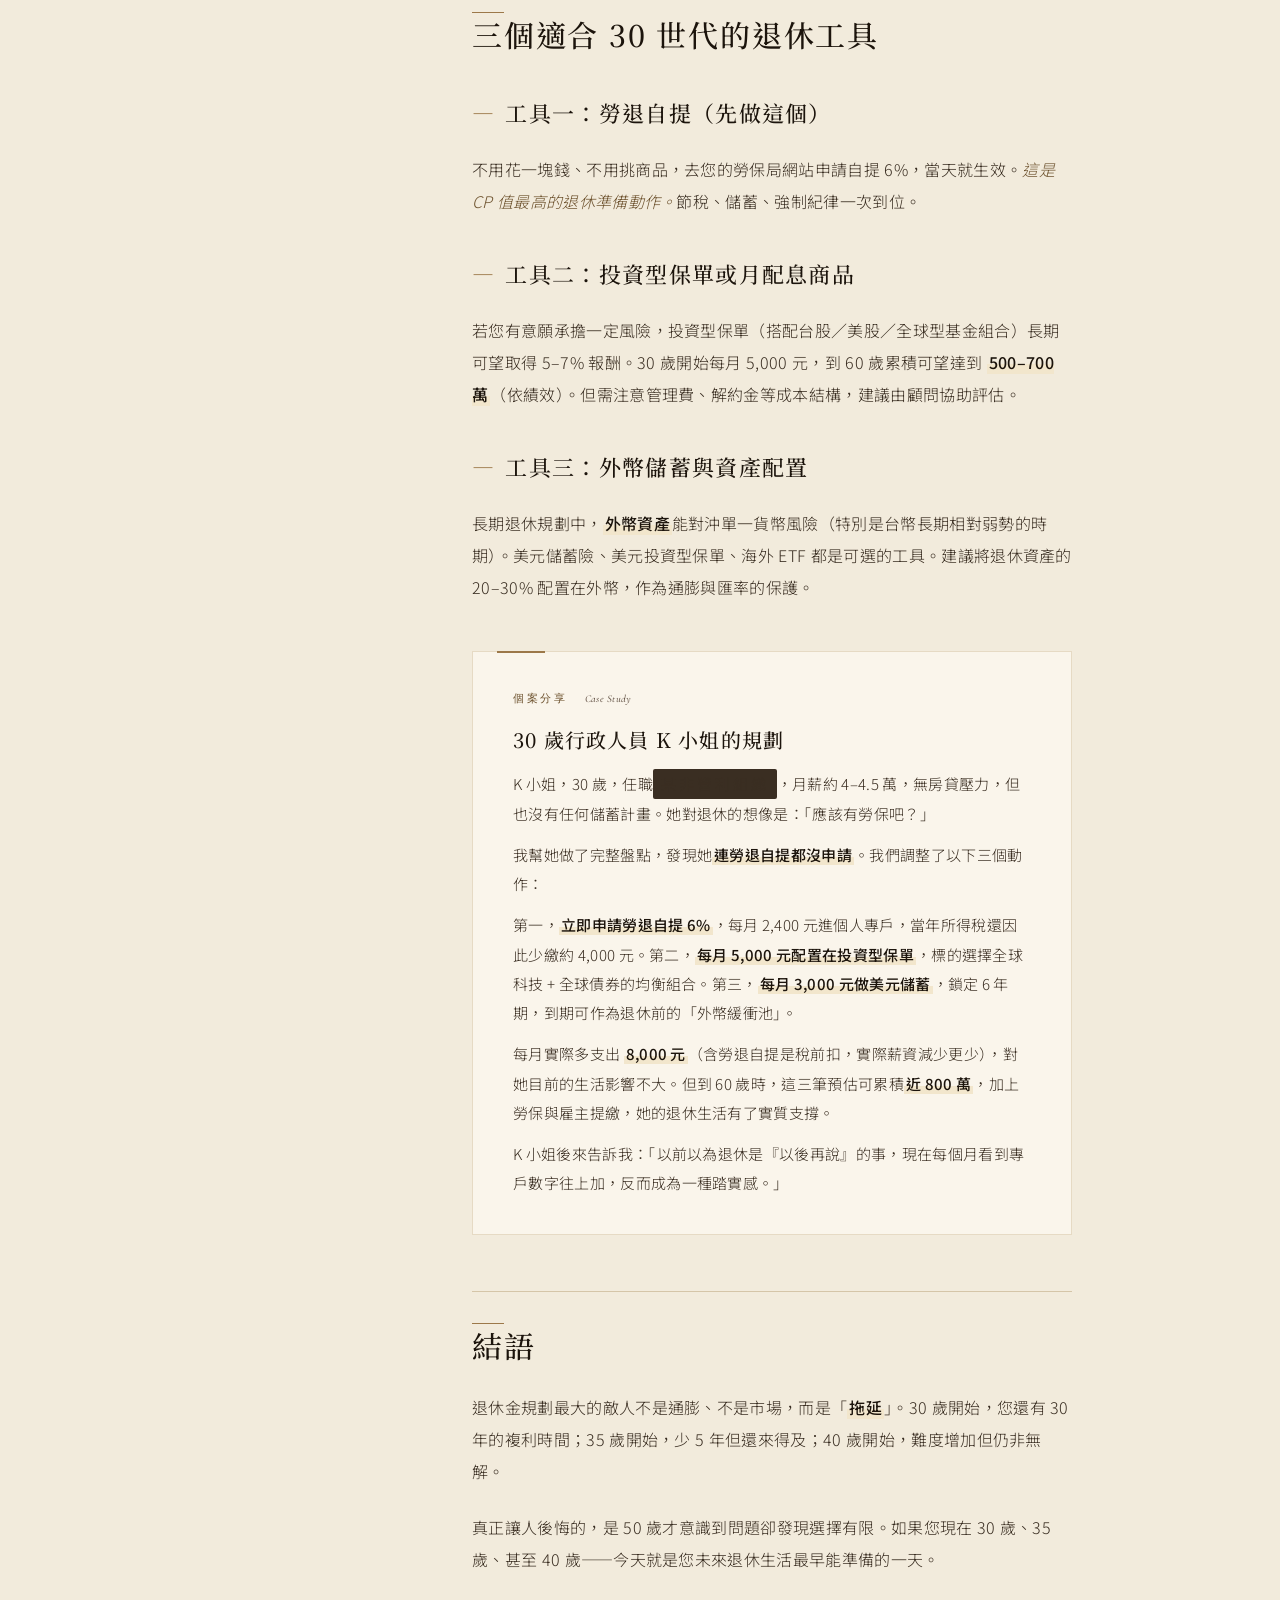
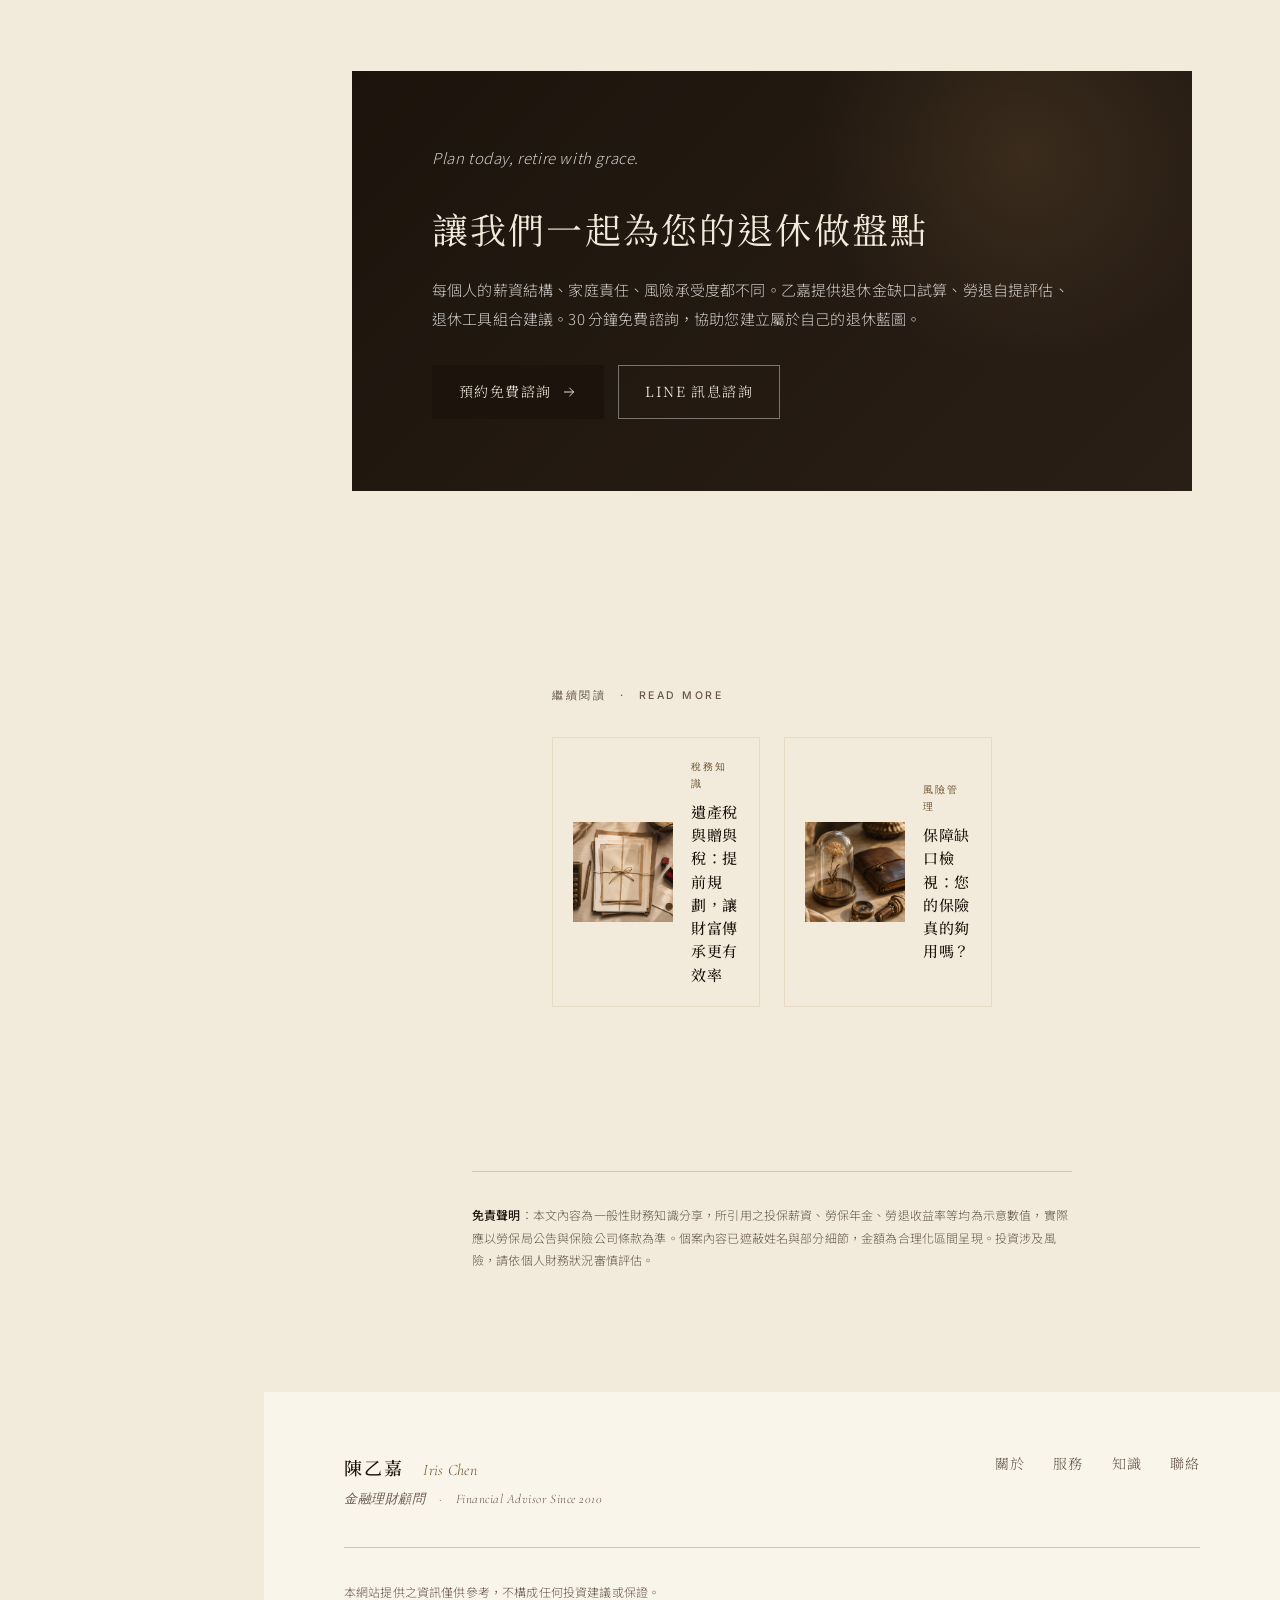
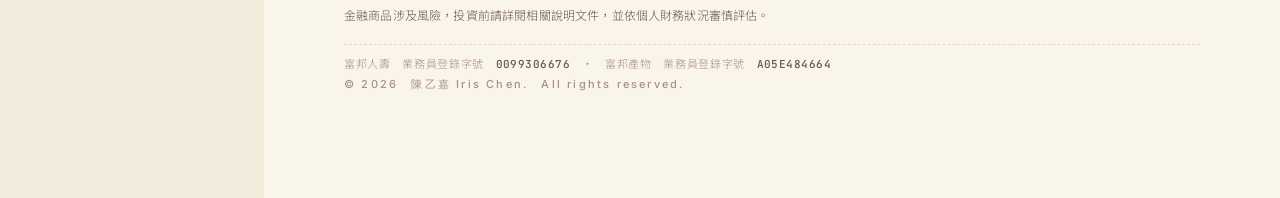
<file: articles/03-retirement-30.html>
<!DOCTYPE html>
<html lang="zh-Hant">
<head>
  <link rel="icon" type="image/svg+xml" href="../assets/iris-mark.svg" />
  <meta charset="UTF-8" />
  <meta name="viewport" content="width=device-width, initial-scale=1.0" />
  <meta name="description" content="30 歲開始存退休金真的太晚嗎？本文用實際數字解析勞保、勞退新制、自提退休金三大來源，並提供每月儲蓄試算與適合 30 世代的退休工具選擇。" />
  <meta name="keywords" content="退休規劃, 退休金計算, 30 歲退休金, 勞退新制, 自提 6%, 退休金缺口, 退休準備, 投資型保單, 陳乙嘉, Iris Chen" />
  <title>30 歲開始存退休金，每月只需這樣做｜陳乙嘉 Iris Chen 金融理財顧問</title>

  <meta property="og:title" content="30 歲開始存退休金，每月只需這樣做" />
  <meta property="og:description" content="勞保、勞退、自存三大來源解析，每月儲蓄試算與工具選擇。" />
  <meta property="og:type" content="article" />
  <meta property="og:image" content="https://te-chun-liu.github.io/iris-finans/assets/img/article-retirement.png" />
  <link rel="canonical" href="https://te-chun-liu.github.io/iris-finans/articles/03-retirement-30.html" />

  <link rel="preconnect" href="https://fonts.googleapis.com" />
  <link rel="preconnect" href="https://fonts.gstatic.com" crossorigin />
  <link href="https://fonts.googleapis.com/css2?family=Cormorant+Garamond:ital,wght@0,300;0,400;0,500;0,600;1,300;1,400;1,500&family=Fraunces:ital,opsz,wght@0,9..144,300;0,9..144,400;0,9..144,500;0,9..144,600;1,9..144,300;1,9..144,400;1,9..144,500&family=Inter:wght@300;400;500;600&family=JetBrains+Mono:wght@400;500&family=Noto+Sans+TC:wght@300;400;500&family=Noto+Serif+TC:wght@300;400;500;600;700&display=swap" rel="stylesheet" />
  <link rel="stylesheet" href="../assets/css/style.css" />
</head>
<body>
  <div class="grain" aria-hidden="true"></div>

  <aside class="sidebar" id="sidebar">
    <div class="sidebar__brand">
      <div class="sidebar__logo"><svg viewBox="0 0 40 40" fill="none"><path d="M8 8 L8 32 M14 12 L14 28 M22 8 C28 8, 32 12, 32 16 C32 20, 28 24, 22 24 L20 24 M22 24 L32 32" stroke="currentColor" stroke-width="1.6" stroke-linecap="round" stroke-linejoin="round"/></svg></div>
      <div class="sidebar__name"><div class="sidebar__name-zh">陳乙嘉</div><div class="sidebar__name-en">Iris Chen</div></div>
    </div>
    <div class="sidebar__divider"></div>
    <nav class="sidebar__nav">
      <a href="../index.html#top" class="side-link"><span class="side-link__num">01</span><span class="side-link__label">序　Overview</span></a>
      <a href="../index.html#about" class="side-link"><span class="side-link__num">02</span><span class="side-link__label">關於乙嘉　About</span></a>
      <a href="../index.html#credentials" class="side-link"><span class="side-link__num">03</span><span class="side-link__label">專業資歷　Credentials</span></a>
      <a href="../index.html#services" class="side-link"><span class="side-link__num">04</span><span class="side-link__label">服務項目　Services</span></a>
      <a href="../index.html#knowledge" class="side-link is-active"><span class="side-link__num">05</span><span class="side-link__label">財務知識　Knowledge</span></a>
      <a href="../index.html#testimonials" class="side-link"><span class="side-link__num">06</span><span class="side-link__label">客戶見證　Stories</span></a>
      <a href="../index.html#contact" class="side-link"><span class="side-link__num">07</span><span class="side-link__label">聯絡乙嘉　Contact</span></a>
    </nav>
    <div class="sidebar__divider"></div>
    <div class="sidebar__foot">
      <div class="sidebar__status">
        <div class="status-dot" id="statusDot"></div>
        <div class="status-text"><div class="status-text__top" id="statusTop">服務中</div><div class="status-text__bot" id="statusBot">即時回覆</div></div>
      </div>
      <a href="../index.html#contact" class="sidebar__cta"><span>預約諮詢</span><svg viewBox="0 0 24 24" fill="none"><path d="M5 12 L19 12 M13 6 L19 12 L13 18" stroke="currentColor" stroke-width="1.4" stroke-linecap="round" stroke-linejoin="round"/></svg></a>
    </div>
  </aside>

  <header class="topbar">
    <div class="topbar__brand">
      <span class="topbar__logo"><svg viewBox="0 0 40 40" fill="none"><path d="M8 8 L8 32 M14 12 L14 28 M22 8 C28 8, 32 12, 32 16 C32 20, 28 24, 22 24 L20 24 M22 24 L32 32" stroke="currentColor" stroke-width="2" stroke-linecap="round" stroke-linejoin="round"/></svg></span>
      <span class="topbar__name">陳乙嘉　<i>Iris Chen</i></span>
    </div>
    <button class="topbar__toggle" id="navToggle" aria-label="開啟選單"><span></span><span></span><span></span></button>
  </header>

  <main class="main">
    <article class="article-page">
      <nav class="breadcrumb">
        <a href="../index.html">首頁</a> <i>·</i> <a href="../index.html#knowledge">知識專欄</a> <i>·</i> <span>退休規劃</span>
      </nav>

      <header class="article-head">
        <div class="folio-bar">
          <span class="folio">№ 03</span>
          <span class="folio-divider"></span>
          <span class="folio">Knowledge · 退休規劃</span>
        </div>
        <h1 class="article-title">
          30 歲開始存退休金，
          <span class="article-title__sub">每月只需這樣做</span>
        </h1>
        <div class="article-meta">
          <span>6 min read</span><span>·</span><span>2026.05.18</span><span>·</span><span>作者　陳乙嘉 Iris Chen</span>
        </div>
      </header>

      <figure class="article-hero">
        <img src="../assets/img/article-retirement.png" alt="退休規劃" />
        <figcaption><i>Retirement Notes</i>　·　為未來的自己存一份從容</figcaption>
      </figure>

      <div class="article-body">
        <p class="article-lead">許多 30 歲的客戶問我：「30 歲才開始準備退休金，會不會太晚？」我的答案永遠是——「不晚，但<strong>每多等一年</strong>，難度都會加倍。」這篇文章用實際數字告訴你：30 歲開始，每月該存多少、可以用什麼工具，以及為什麼「現在就動手」會是你 60 歲時最感謝自己的決定。</p>

        <h2>退休金需要多少？簡單試算</h2>
        <p>一個健康的退休金規劃，目標通常是「退休後維持原本生活品質的 70–80%」。以一位目前月支出 4 萬的上班族為例：</p>
        <ul>
          <li>退休後預估月支出：4 萬 × 75% ＝ <strong>3 萬</strong></li>
          <li>退休後預估年支出：3 萬 × 12 ＝ <strong>36 萬</strong></li>
          <li>預期退休後存活 25 年（65→90 歲）：36 萬 × 25 ＝ <strong>900 萬</strong></li>
        </ul>
        <p>900 萬聽起來像天文數字，但別急著焦慮——這 900 萬不需要全部靠「自己存」。在台灣，退休金有三大來源支撐。</p>

        <h2>退休金的三大來源</h2>

        <h3>第一支柱：勞保老年年金</h3>
        <p>只要您是受雇勞工、有正常投保勞保，到了法定請領年齡（目前為 65 歲，逐年延後中），就能依「投保年資×平均月投保薪資×給付率」計算月領年金。以投保滿 35 年、平均月投保薪資 4 萬為例，每月可領約 <strong>2.1–2.3 萬</strong>。</p>
        <p>注意：勞保財務問題已是公開議題，未來給付率可能下修，請以勞保局每年精算報告為準。</p>

        <h3>第二支柱：勞退新制（個人專戶）</h3>
        <p>2005 年 7 月後上路的勞退新制，是<strong>雇主強制提繳 6%</strong>到您個人的退休專戶。這筆錢屬於您個人，跳槽、離職都跟著您走。以月薪 4 萬為例，雇主每月提繳 2,400 元，30 年下來本金約 86 萬，加上投資收益約可達 <strong>120–150 萬</strong>。</p>

        <h3>第三支柱：自提退休金（最被忽略）</h3>
        <p>這是<em>多數人都不知道的福利</em>：勞退新制允許您<strong>自願再提繳 1–6%</strong>，這筆錢全部進您的個人專戶，且可從當年所得中扣除（節稅）。以月薪 4 萬、自提 6%（每月 2,400 元）為例，30 年累積本金約 86 萬，加上收益可達 <strong>120–150 萬</strong>，同時每年還能少繳幾千元所得稅。</p>
        <p>勞退新制的歷年平均收益率約 3–4%，且法定保證最低收益不低於二年期定存利率，相對安全。<strong>沒做自提，等於白白放棄一筆穩定的退休準備。</strong></p>

        <h2>30 歲開始，每月該存多少？</h2>
        <p>把三支柱的退休金加總，並對照 900 萬的目標：</p>
        <ul>
          <li>勞保年金（25 年累積給付）：約 <strong>650 萬</strong></li>
          <li>勞退新制 6%（雇主提繳，30 年）：約 <strong>130 萬</strong></li>
          <li>勞退自提 6%（30 年）：約 <strong>130 萬</strong></li>
          <li>三項合計：約 <strong>910 萬</strong></li>
        </ul>
        <p>數字看起來剛好夠，但這是基於「勞保不下修、平均收益不掉、薪資穩定成長」的樂觀假設。為了不把全部風險押在制度上，建議再加上「個人儲蓄」，每月再存 <strong>3,000–6,000 元</strong>，作為第四支柱的彈性備援。</p>

        <h2>三個適合 30 世代的退休工具</h2>

        <h3>工具一：勞退自提（先做這個）</h3>
        <p>不用花一塊錢、不用挑商品，去您的勞保局網站申請自提 6%，當天就生效。<em>這是 CP 值最高的退休準備動作。</em>節稅、儲蓄、強制紀律一次到位。</p>

        <h3>工具二：投資型保單或月配息商品</h3>
        <p>若您有意願承擔一定風險，投資型保單（搭配台股／美股／全球型基金組合）長期可望取得 5–7% 報酬。30 歲開始每月 5,000 元，到 60 歲累積可望達到 <strong>500–700 萬</strong>（依績效）。但需注意管理費、解約金等成本結構，建議由顧問協助評估。</p>

        <h3>工具三：外幣儲蓄與資產配置</h3>
        <p>長期退休規劃中，<strong>外幣資產</strong>能對沖單一貨幣風險（特別是台幣長期相對弱勢的時期）。美元儲蓄險、美元投資型保單、海外 ETF 都是可選的工具。建議將退休資產的 20–30% 配置在外幣，作為通膨與匯率的保護。</p>

        <aside class="case-study">
          <div class="case-study__label">個案分享　<i>Case Study</i></div>
          <h3>30 歲行政人員 K 小姐的規劃</h3>
          <p>K 小姐，30 歲，任職<span class="case-mask">某非營利組織</span>，月薪約 4–4.5 萬，無房貸壓力，但也沒有任何儲蓄計畫。她對退休的想像是：「應該有勞保吧？」</p>
          <p>我幫她做了完整盤點，發現她<strong>連勞退自提都沒申請</strong>。我們調整了以下三個動作：</p>
          <p>第一，<strong>立即申請勞退自提 6%</strong>，每月 2,400 元進個人專戶，當年所得稅還因此少繳約 4,000 元。第二，<strong>每月 5,000 元配置在投資型保單</strong>，標的選擇全球科技 + 全球債券的均衡組合。第三，<strong>每月 3,000 元做美元儲蓄</strong>，鎖定 6 年期，到期可作為退休前的「外幣緩衝池」。</p>
          <p>每月實際多支出 <strong>8,000 元</strong>（含勞退自提是稅前扣，實際薪資減少更少），對她目前的生活影響不大。但到 60 歲時，這三筆預估可累積<strong>近 800 萬</strong>，加上勞保與雇主提繳，她的退休生活有了實質支撐。</p>
          <p>K 小姐後來告訴我：「以前以為退休是『以後再說』的事，現在每個月看到專戶數字往上加，反而成為一種踏實感。」</p>
        </aside>

        <h2>結語</h2>
        <p>退休金規劃最大的敵人不是通膨、不是市場，而是「<strong>拖延</strong>」。30 歲開始，您還有 30 年的複利時間；35 歲開始，少 5 年但還來得及；40 歲開始，難度增加但仍非無解。</p>
        <p>真正讓人後悔的，是 50 歲才意識到問題卻發現選擇有限。如果您現在 30 歲、35 歲、甚至 40 歲——今天就是您未來退休生活最早能準備的一天。</p>
      </div>

      <section class="article-cta">
        <div class="article-cta__inner">
          <p class="article-cta__lead"><i>Plan today, retire with grace.</i></p>
          <h3>讓我們一起為您的退休做盤點</h3>
          <p>每個人的薪資結構、家庭責任、風險承受度都不同。乙嘉提供退休金缺口試算、勞退自提評估、退休工具組合建議。30 分鐘免費諮詢，協助您建立屬於自己的退休藍圖。</p>
          <div class="article-cta__buttons">
            <a href="../index.html#contact" class="btn btn--primary"><span>預約免費諮詢</span><svg viewBox="0 0 24 24" fill="none"><path d="M5 12 L19 12 M13 6 L19 12 L13 18" stroke="currentColor" stroke-width="1.4" stroke-linecap="round" stroke-linejoin="round"/></svg></a>
            <a href="https://line.me/R/ti/p/@mmt-iris" target="_blank" rel="noopener" class="btn btn--ghost">LINE 訊息諮詢</a>
          </div>
        </div>
      </section>

      <section class="related">
        <div class="folio-bar"><span class="folio">繼續閱讀　·　Read More</span></div>
        <div class="related__grid">
          <a href="04-estate-gift-tax.html" class="related__item">
            <img src="../assets/img/article-tax.png" alt="" />
            <div><span class="related__cat">稅務知識</span><h4>遺產稅與贈與稅：提前規劃，讓財富傳承更有效率</h4></div>
          </a>
          <a href="05-coverage-gap.html" class="related__item">
            <img src="../assets/img/article-risk.png" alt="" />
            <div><span class="related__cat">風險管理</span><h4>保障缺口檢視：您的保險真的夠用嗎？</h4></div>
          </a>
        </div>
      </section>

      <div class="article-footer-note">
        <strong>免責聲明</strong>：本文內容為一般性財務知識分享，所引用之投保薪資、勞保年金、勞退收益率等均為示意數值，實際應以勞保局公告與保險公司條款為準。個案內容已遮蔽姓名與部分細節，金額為合理化區間呈現。投資涉及風險，請依個人財務狀況審慎評估。
      </div>
    </article>

    <footer class="footer">
      <div class="footer__inner">
        <div class="footer__top">
          <div class="footer__brand">
            <div class="footer__name">陳乙嘉　<i>Iris Chen</i></div>
            <div class="footer__role">金融理財顧問　·　Financial Advisor Since 2010</div>
          </div>
          <nav class="footer__nav">
            <a href="../index.html#about">關於</a><a href="../index.html#services">服務</a><a href="../index.html#knowledge">知識</a><a href="../index.html#contact">聯絡</a>
          </nav>
        </div>
        <div class="footer__rule"></div>
        <p class="footer__disclaimer">本網站提供之資訊僅供參考，不構成任何投資建議或保證。<br/>金融商品涉及風險，投資前請詳閱相關說明文件，並依個人財務狀況審慎評估。</p>
        <p class="footer__compliance">富邦人壽　業務員登錄字號　<strong>0099306676</strong>　·　富邦產物　業務員登錄字號　<strong>A05E484664</strong></p>
        <div class="footer__copy">© 2026　陳乙嘉 Iris Chen.　All rights reserved.</div>
      </div>
    </footer>
  </main>

  <script src="../assets/js/main.js"></script>
  <script>
    /* 返回鈕設定：站台可能掛在子路徑（GitHub Pages /iris-finans/），首頁路徑依目前網址推算 */
    (function () {
      var base = location.pathname.replace(/(articles\/)?[^\/]*$/, "");
      var bare = base.replace(/\/+$/, "") || "/";
      window.BackDockConfig = { home: base, hide: [bare, base + "index.html"], parents: { "/articles/": base } };
    })();
  </script>
  <script src="../assets/js/back-dock.js" defer></script>
</body>
</html>
</file>
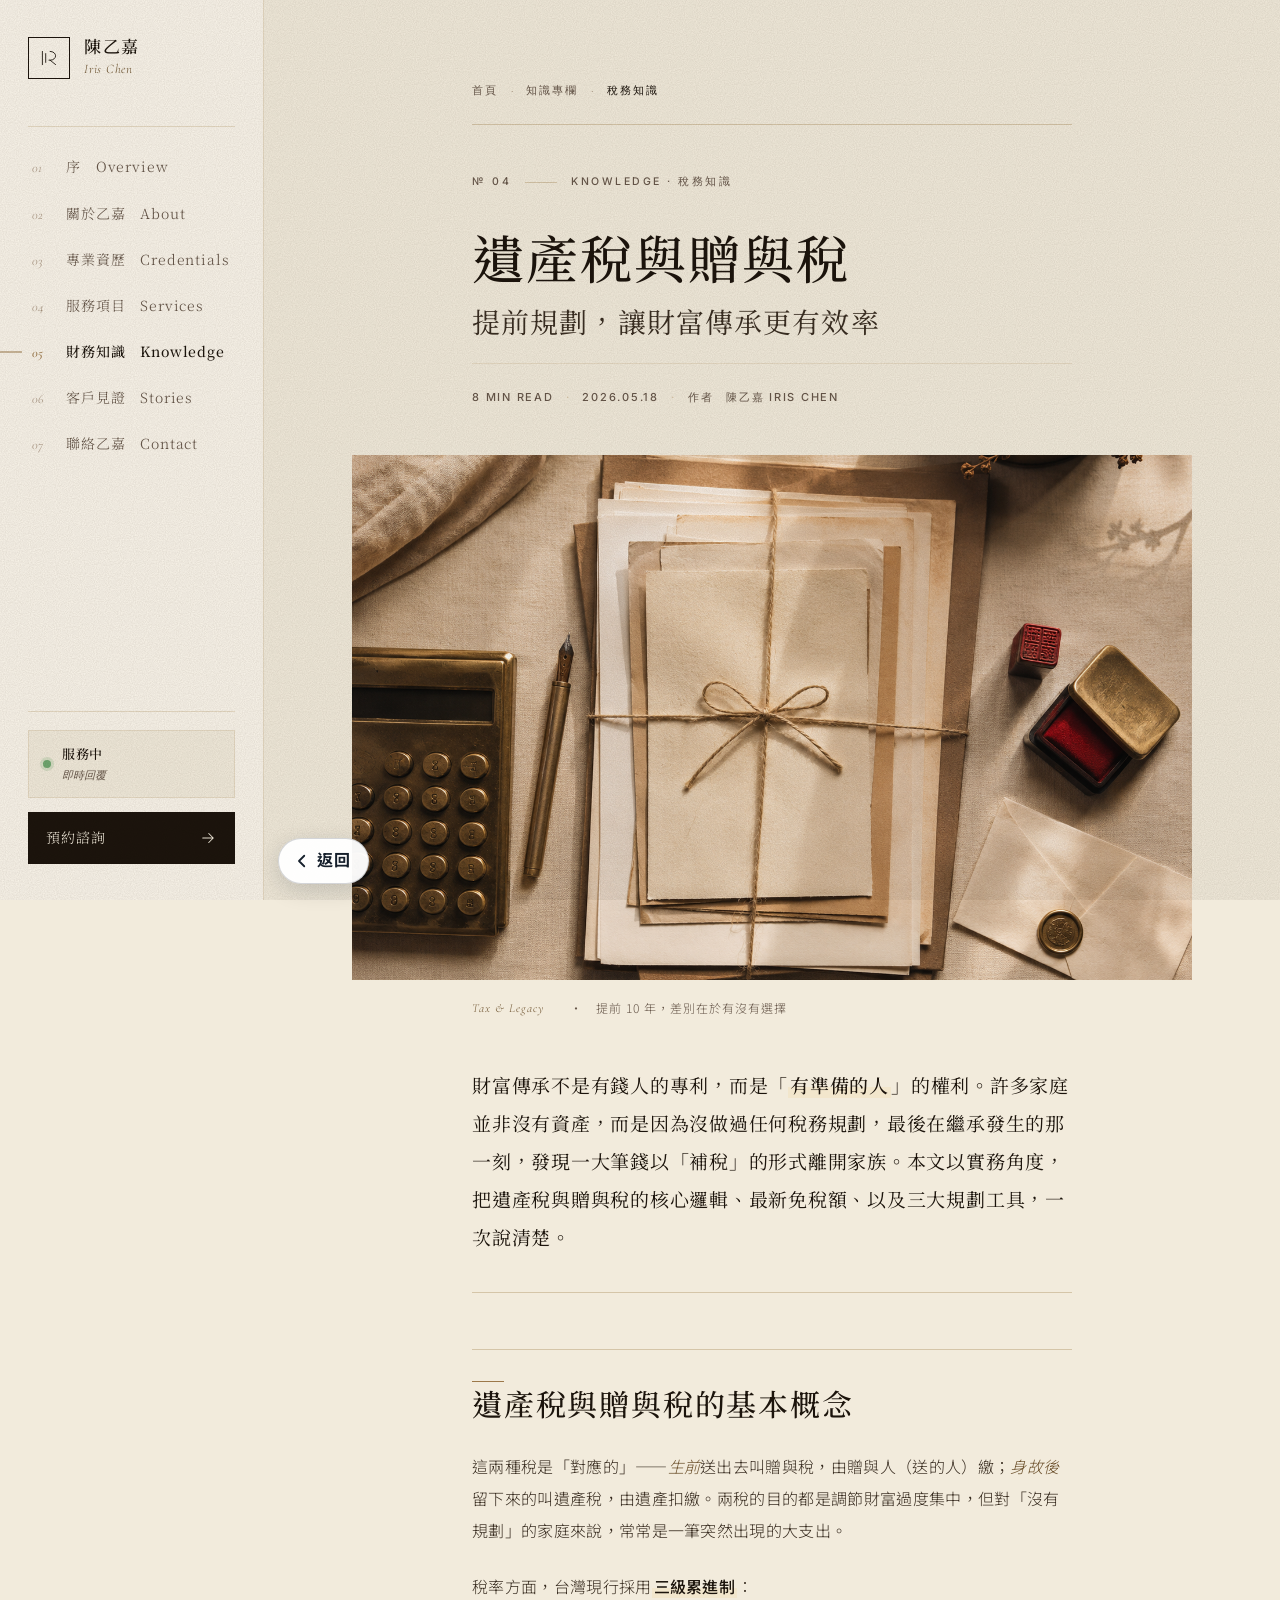
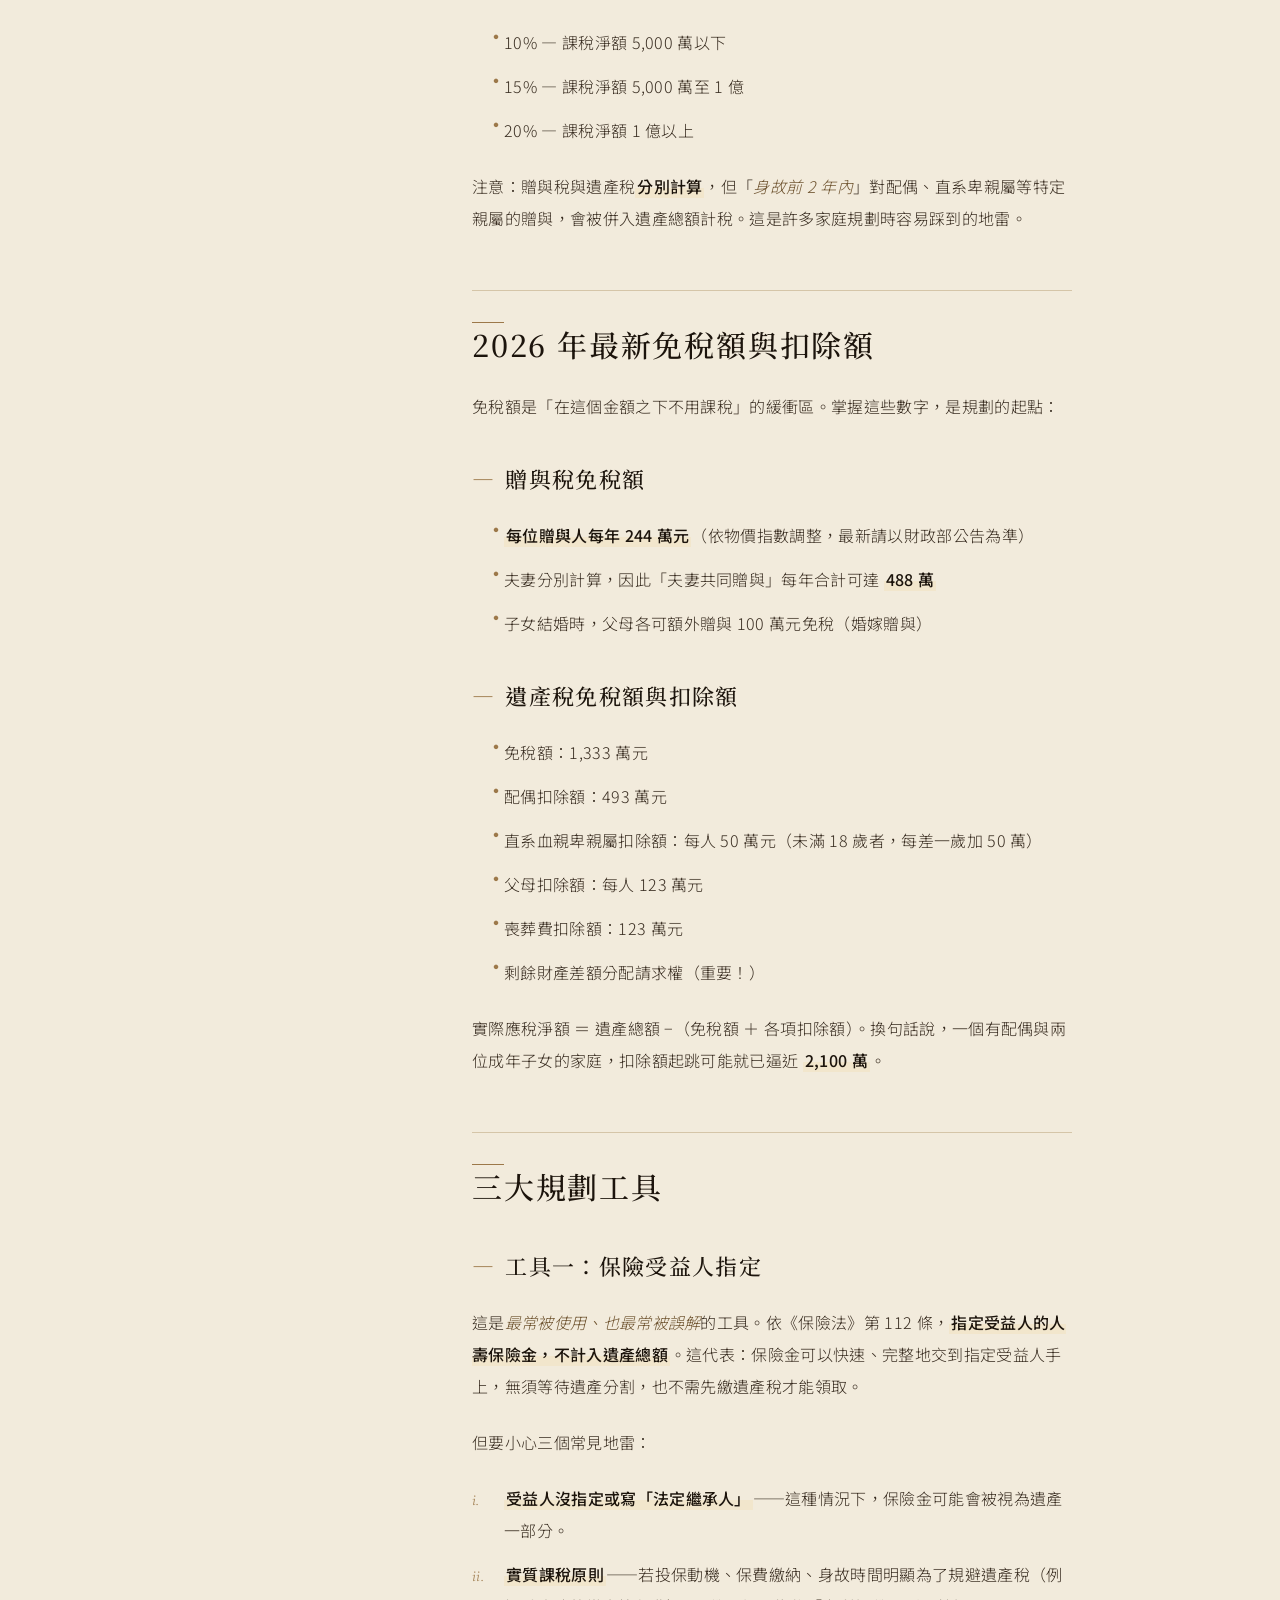
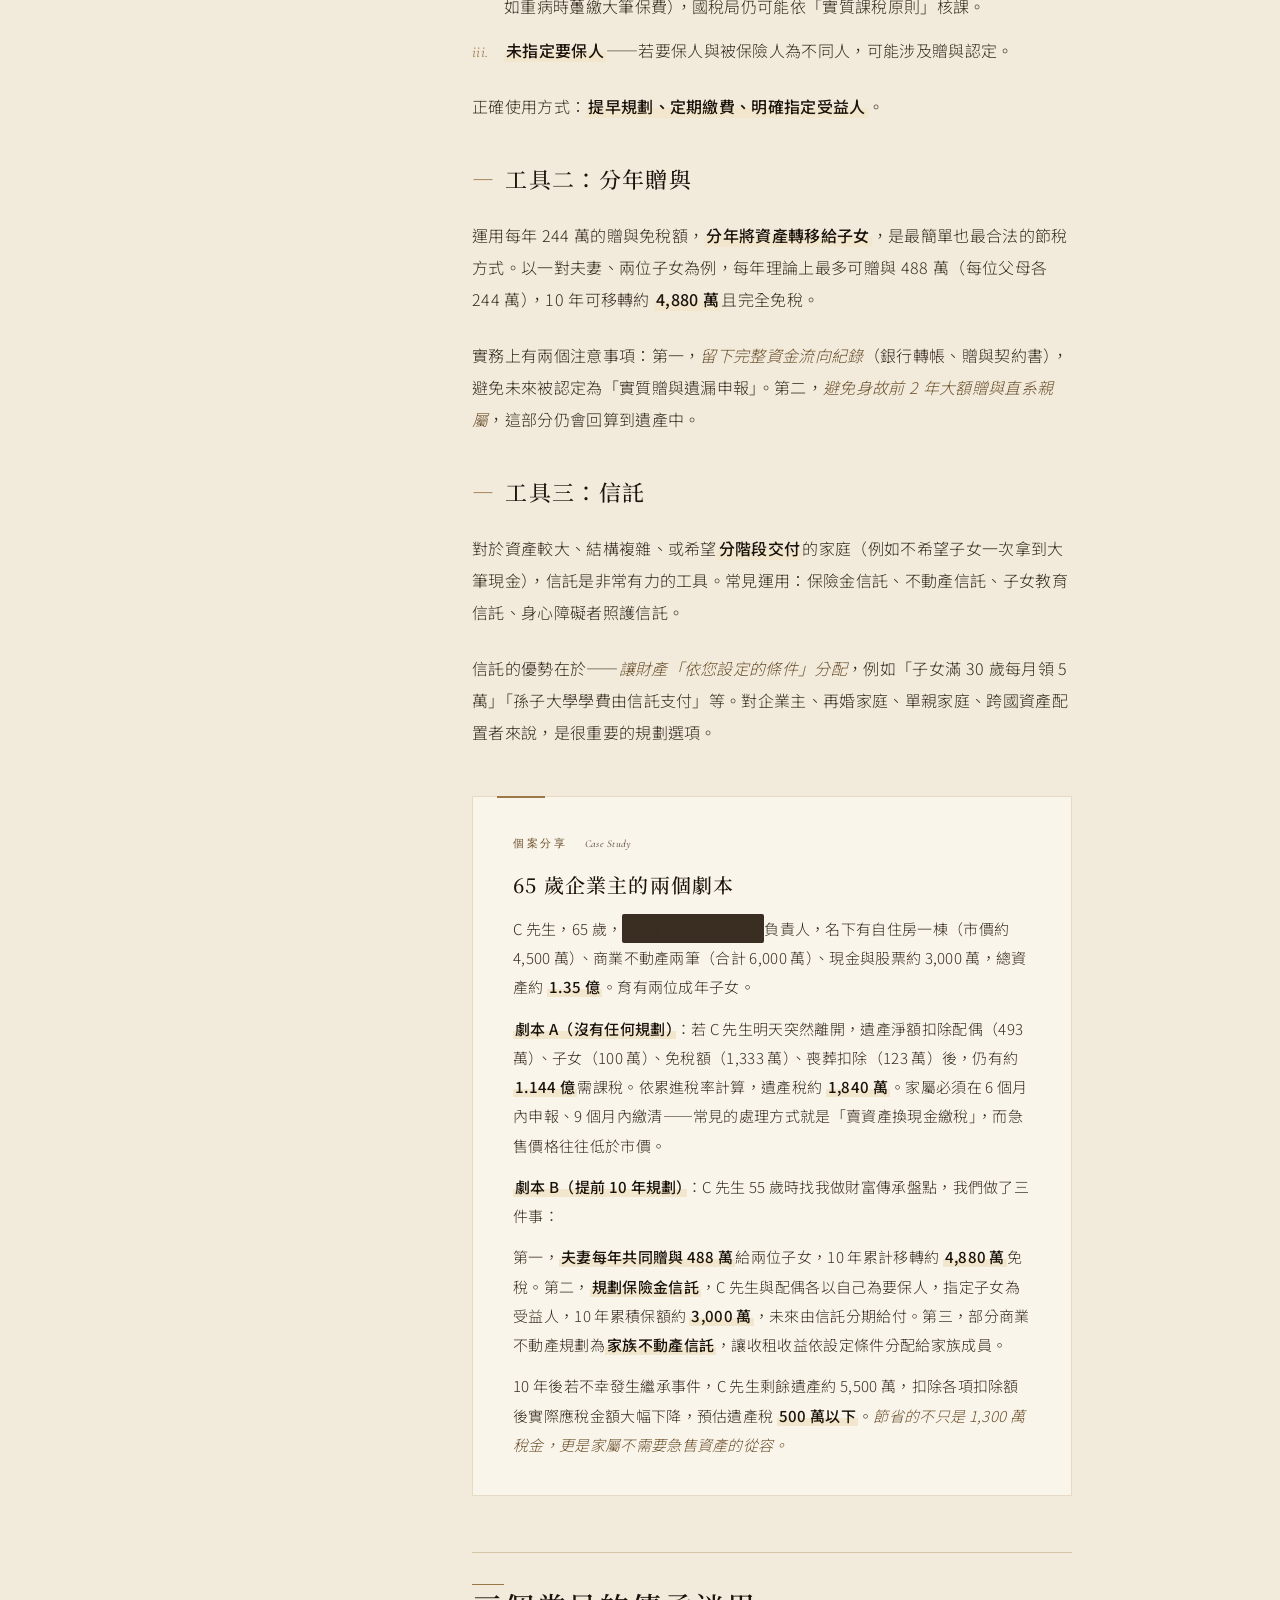
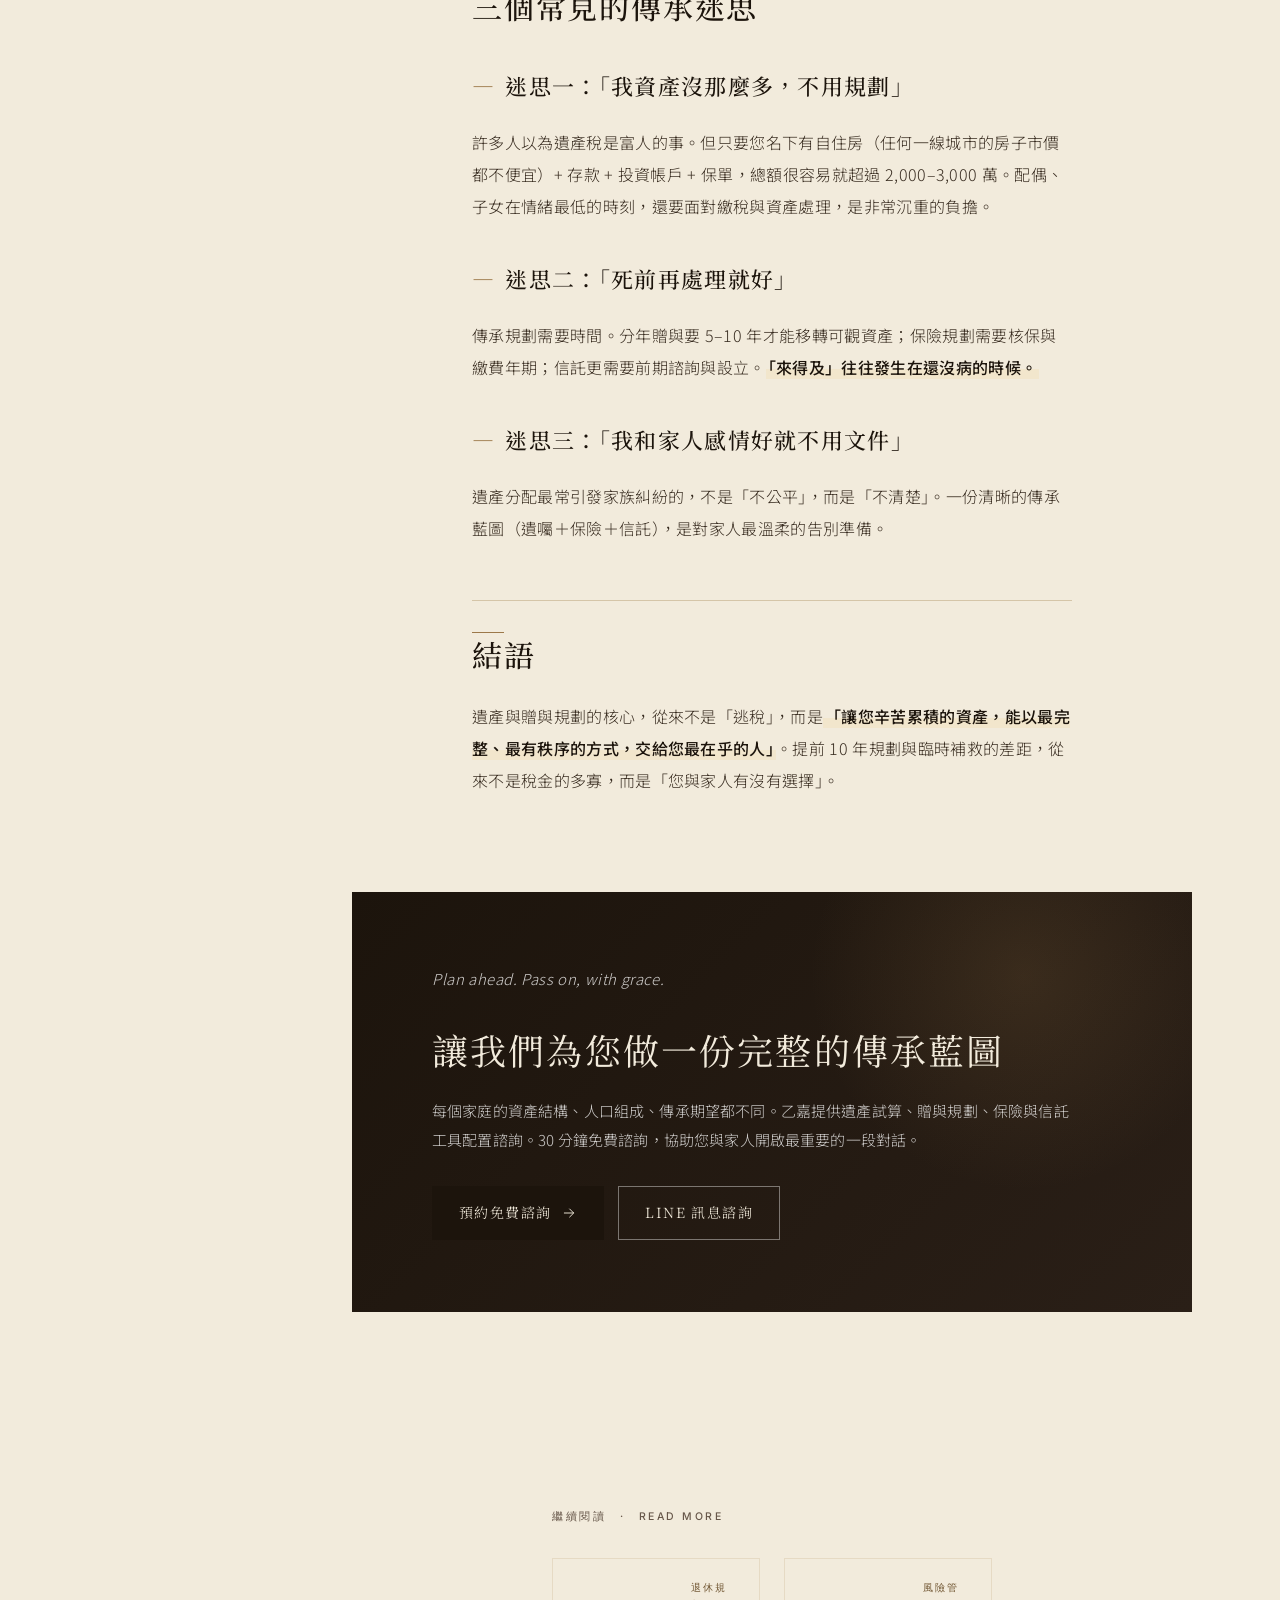
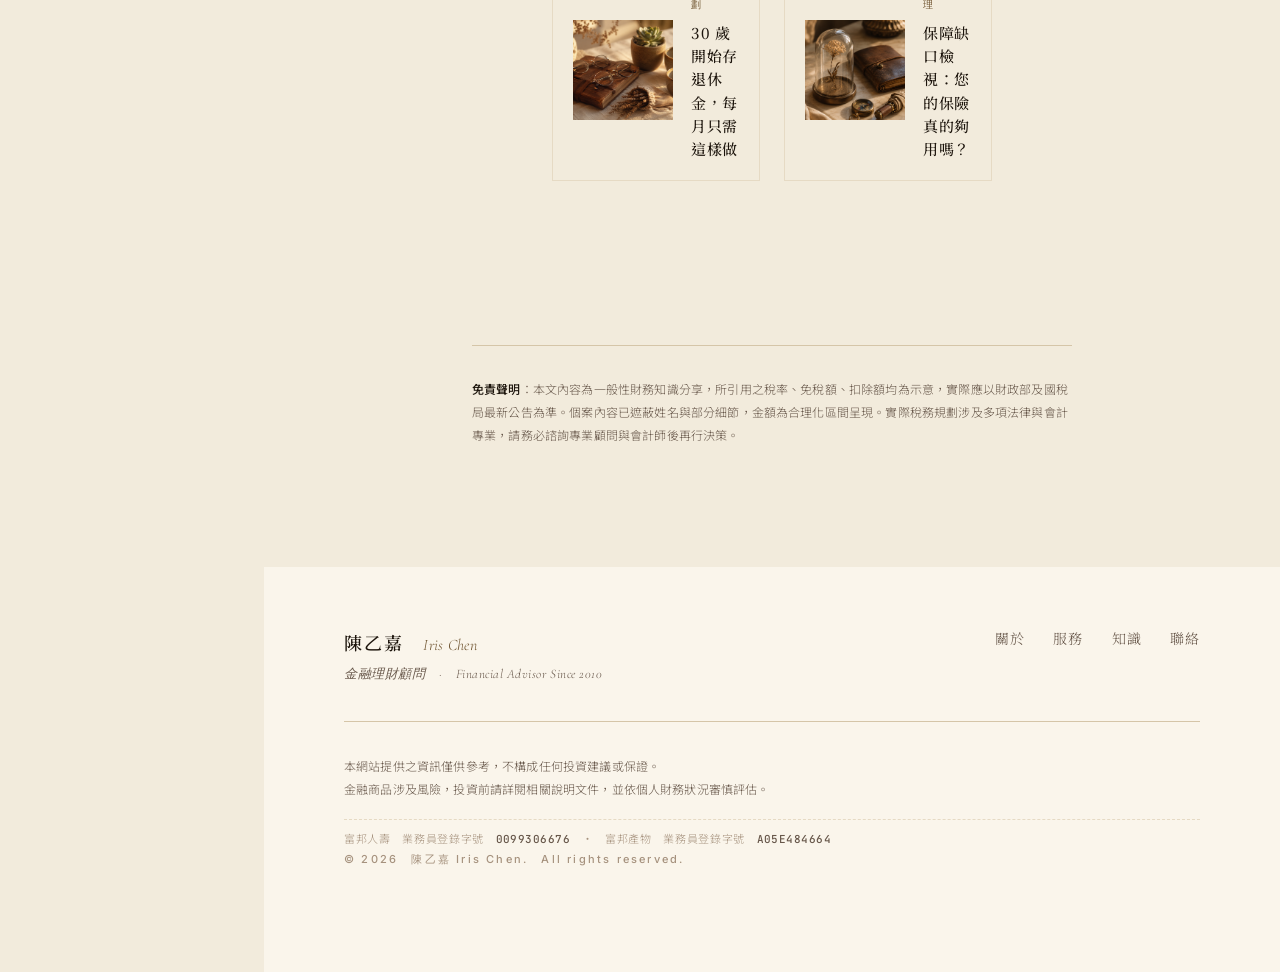
<file: articles/04-estate-gift-tax.html>
<!DOCTYPE html>
<html lang="zh-Hant">
<head>
  <link rel="icon" type="image/svg+xml" href="../assets/iris-mark.svg" />
  <meta charset="UTF-8" />
  <meta name="viewport" content="width=device-width, initial-scale=1.0" />
  <meta name="description" content="財富傳承不是有錢人的專利，更是有準備人的權利。本文解析遺產稅與贈與稅的計算邏輯、最新免稅額級距，以及三大規劃工具（保險、分年贈與、信託），讓您的傳承更有效率。" />
  <meta name="keywords" content="遺產稅, 贈與稅, 財富傳承, 贈與稅免稅額 2026, 遺產稅級距, 保險受益人, 分年贈與, 信託規劃, 稅務規劃, 陳乙嘉, Iris Chen" />
  <title>遺產稅與贈與稅：提前規劃，讓財富傳承更有效率｜陳乙嘉 Iris Chen 金融理財顧問</title>

  <meta property="og:title" content="遺產稅與贈與稅：提前規劃，讓財富傳承更有效率" />
  <meta property="og:description" content="兩稅基本概念、2026 免稅額級距、三大規劃工具，與一個提前 10 年規劃的真實個案。" />
  <meta property="og:type" content="article" />
  <meta property="og:image" content="https://te-chun-liu.github.io/iris-finans/assets/img/article-tax.png" />
  <link rel="canonical" href="https://te-chun-liu.github.io/iris-finans/articles/04-estate-gift-tax.html" />

  <link rel="preconnect" href="https://fonts.googleapis.com" />
  <link rel="preconnect" href="https://fonts.gstatic.com" crossorigin />
  <link href="https://fonts.googleapis.com/css2?family=Cormorant+Garamond:ital,wght@0,300;0,400;0,500;0,600;1,300;1,400;1,500&family=Fraunces:ital,opsz,wght@0,9..144,300;0,9..144,400;0,9..144,500;0,9..144,600;1,9..144,300;1,9..144,400;1,9..144,500&family=Inter:wght@300;400;500;600&family=JetBrains+Mono:wght@400;500&family=Noto+Sans+TC:wght@300;400;500&family=Noto+Serif+TC:wght@300;400;500;600;700&display=swap" rel="stylesheet" />
  <link rel="stylesheet" href="../assets/css/style.css" />
</head>
<body>
  <div class="grain" aria-hidden="true"></div>

  <aside class="sidebar" id="sidebar">
    <div class="sidebar__brand">
      <div class="sidebar__logo"><svg viewBox="0 0 40 40" fill="none"><path d="M8 8 L8 32 M14 12 L14 28 M22 8 C28 8, 32 12, 32 16 C32 20, 28 24, 22 24 L20 24 M22 24 L32 32" stroke="currentColor" stroke-width="1.6" stroke-linecap="round" stroke-linejoin="round"/></svg></div>
      <div class="sidebar__name"><div class="sidebar__name-zh">陳乙嘉</div><div class="sidebar__name-en">Iris Chen</div></div>
    </div>
    <div class="sidebar__divider"></div>
    <nav class="sidebar__nav">
      <a href="../index.html#top" class="side-link"><span class="side-link__num">01</span><span class="side-link__label">序　Overview</span></a>
      <a href="../index.html#about" class="side-link"><span class="side-link__num">02</span><span class="side-link__label">關於乙嘉　About</span></a>
      <a href="../index.html#credentials" class="side-link"><span class="side-link__num">03</span><span class="side-link__label">專業資歷　Credentials</span></a>
      <a href="../index.html#services" class="side-link"><span class="side-link__num">04</span><span class="side-link__label">服務項目　Services</span></a>
      <a href="../index.html#knowledge" class="side-link is-active"><span class="side-link__num">05</span><span class="side-link__label">財務知識　Knowledge</span></a>
      <a href="../index.html#testimonials" class="side-link"><span class="side-link__num">06</span><span class="side-link__label">客戶見證　Stories</span></a>
      <a href="../index.html#contact" class="side-link"><span class="side-link__num">07</span><span class="side-link__label">聯絡乙嘉　Contact</span></a>
    </nav>
    <div class="sidebar__divider"></div>
    <div class="sidebar__foot">
      <div class="sidebar__status">
        <div class="status-dot" id="statusDot"></div>
        <div class="status-text"><div class="status-text__top" id="statusTop">服務中</div><div class="status-text__bot" id="statusBot">即時回覆</div></div>
      </div>
      <a href="../index.html#contact" class="sidebar__cta"><span>預約諮詢</span><svg viewBox="0 0 24 24" fill="none"><path d="M5 12 L19 12 M13 6 L19 12 L13 18" stroke="currentColor" stroke-width="1.4" stroke-linecap="round" stroke-linejoin="round"/></svg></a>
    </div>
  </aside>

  <header class="topbar">
    <div class="topbar__brand">
      <span class="topbar__logo"><svg viewBox="0 0 40 40" fill="none"><path d="M8 8 L8 32 M14 12 L14 28 M22 8 C28 8, 32 12, 32 16 C32 20, 28 24, 22 24 L20 24 M22 24 L32 32" stroke="currentColor" stroke-width="2" stroke-linecap="round" stroke-linejoin="round"/></svg></span>
      <span class="topbar__name">陳乙嘉　<i>Iris Chen</i></span>
    </div>
    <button class="topbar__toggle" id="navToggle" aria-label="開啟選單"><span></span><span></span><span></span></button>
  </header>

  <main class="main">
    <article class="article-page">
      <nav class="breadcrumb">
        <a href="../index.html">首頁</a> <i>·</i> <a href="../index.html#knowledge">知識專欄</a> <i>·</i> <span>稅務知識</span>
      </nav>

      <header class="article-head">
        <div class="folio-bar">
          <span class="folio">№ 04</span>
          <span class="folio-divider"></span>
          <span class="folio">Knowledge · 稅務知識</span>
        </div>
        <h1 class="article-title">
          遺產稅與贈與稅
          <span class="article-title__sub">提前規劃，讓財富傳承更有效率</span>
        </h1>
        <div class="article-meta">
          <span>8 min read</span><span>·</span><span>2026.05.18</span><span>·</span><span>作者　陳乙嘉 Iris Chen</span>
        </div>
      </header>

      <figure class="article-hero">
        <img src="../assets/img/article-tax.png" alt="遺產稅與贈與稅規劃" />
        <figcaption><i>Tax & Legacy</i>　·　提前 10 年，差別在於有沒有選擇</figcaption>
      </figure>

      <div class="article-body">
        <p class="article-lead">財富傳承不是有錢人的專利，而是「<strong>有準備的人</strong>」的權利。許多家庭並非沒有資產，而是因為沒做過任何稅務規劃，最後在繼承發生的那一刻，發現一大筆錢以「補稅」的形式離開家族。本文以實務角度，把遺產稅與贈與稅的核心邏輯、最新免稅額、以及三大規劃工具，一次說清楚。</p>

        <h2>遺產稅與贈與稅的基本概念</h2>
        <p>這兩種稅是「對應的」——<em>生前</em>送出去叫贈與稅，由贈與人（送的人）繳；<em>身故後</em>留下來的叫遺產稅，由遺產扣繳。兩稅的目的都是調節財富過度集中，但對「沒有規劃」的家庭來說，常常是一筆突然出現的大支出。</p>
        <p>稅率方面，台灣現行採用<strong>三級累進制</strong>：</p>
        <ul>
          <li>10% — 課稅淨額 5,000 萬以下</li>
          <li>15% — 課稅淨額 5,000 萬至 1 億</li>
          <li>20% — 課稅淨額 1 億以上</li>
        </ul>
        <p>注意：贈與稅與遺產稅<strong>分別計算</strong>，但「<em>身故前 2 年內</em>」對配偶、直系卑親屬等特定親屬的贈與，會被併入遺產總額計稅。這是許多家庭規劃時容易踩到的地雷。</p>

        <h2>2026 年最新免稅額與扣除額</h2>
        <p>免稅額是「在這個金額之下不用課稅」的緩衝區。掌握這些數字，是規劃的起點：</p>

        <h3>贈與稅免稅額</h3>
        <ul>
          <li><strong>每位贈與人每年 244 萬元</strong>（依物價指數調整，最新請以財政部公告為準）</li>
          <li>夫妻分別計算，因此「夫妻共同贈與」每年合計可達 <strong>488 萬</strong></li>
          <li>子女結婚時，父母各可額外贈與 100 萬元免稅（婚嫁贈與）</li>
        </ul>

        <h3>遺產稅免稅額與扣除額</h3>
        <ul>
          <li>免稅額：1,333 萬元</li>
          <li>配偶扣除額：493 萬元</li>
          <li>直系血親卑親屬扣除額：每人 50 萬元（未滿 18 歲者，每差一歲加 50 萬）</li>
          <li>父母扣除額：每人 123 萬元</li>
          <li>喪葬費扣除額：123 萬元</li>
          <li>剩餘財產差額分配請求權（重要！）</li>
        </ul>
        <p>實際應稅淨額 ＝ 遺產總額 −（免稅額 ＋ 各項扣除額）。換句話說，一個有配偶與兩位成年子女的家庭，扣除額起跳可能就已逼近 <strong>2,100 萬</strong>。</p>

        <h2>三大規劃工具</h2>

        <h3>工具一：保險受益人指定</h3>
        <p>這是<em>最常被使用、也最常被誤解</em>的工具。依《保險法》第 112 條，<strong>指定受益人的人壽保險金，不計入遺產總額</strong>。這代表：保險金可以快速、完整地交到指定受益人手上，無須等待遺產分割，也不需先繳遺產稅才能領取。</p>
        <p>但要小心三個常見地雷：</p>
        <ol>
          <li><strong>受益人沒指定或寫「法定繼承人」</strong>——這種情況下，保險金可能會被視為遺產一部分。</li>
          <li><strong>實質課稅原則</strong>——若投保動機、保費繳納、身故時間明顯為了規避遺產稅（例如重病時躉繳大筆保費），國稅局仍可能依「實質課稅原則」核課。</li>
          <li><strong>未指定要保人</strong>——若要保人與被保險人為不同人，可能涉及贈與認定。</li>
        </ol>
        <p>正確使用方式：<strong>提早規劃、定期繳費、明確指定受益人</strong>。</p>

        <h3>工具二：分年贈與</h3>
        <p>運用每年 244 萬的贈與免稅額，<strong>分年將資產轉移給子女</strong>，是最簡單也最合法的節稅方式。以一對夫妻、兩位子女為例，每年理論上最多可贈與 488 萬（每位父母各 244 萬），10 年可移轉約 <strong>4,880 萬</strong>且完全免稅。</p>
        <p>實務上有兩個注意事項：第一，<em>留下完整資金流向紀錄</em>（銀行轉帳、贈與契約書），避免未來被認定為「實質贈與遺漏申報」。第二，<em>避免身故前 2 年大額贈與直系親屬</em>，這部分仍會回算到遺產中。</p>

        <h3>工具三：信託</h3>
        <p>對於資產較大、結構複雜、或希望<strong>分階段交付</strong>的家庭（例如不希望子女一次拿到大筆現金），信託是非常有力的工具。常見運用：保險金信託、不動產信託、子女教育信託、身心障礙者照護信託。</p>
        <p>信託的優勢在於——<em>讓財產「依您設定的條件」分配</em>，例如「子女滿 30 歲每月領 5 萬」「孫子大學學費由信託支付」等。對企業主、再婚家庭、單親家庭、跨國資產配置者來說，是很重要的規劃選項。</p>

        <aside class="case-study">
          <div class="case-study__label">個案分享　<i>Case Study</i></div>
          <h3>65 歲企業主的兩個劇本</h3>
          <p>C 先生，65 歲，<span class="case-mask">中部某傳產公司</span>負責人，名下有自住房一棟（市價約 4,500 萬）、商業不動產兩筆（合計 6,000 萬）、現金與股票約 3,000 萬，總資產約 <strong>1.35 億</strong>。育有兩位成年子女。</p>
          <p><strong>劇本 A（沒有任何規劃）</strong>：若 C 先生明天突然離開，遺產淨額扣除配偶（493 萬）、子女（100 萬）、免稅額（1,333 萬）、喪葬扣除（123 萬）後，仍有約 <strong>1.144 億</strong>需課稅。依累進稅率計算，遺產稅約 <strong>1,840 萬</strong>。家屬必須在 6 個月內申報、9 個月內繳清——常見的處理方式就是「賣資產換現金繳稅」，而急售價格往往低於市價。</p>
          <p><strong>劇本 B（提前 10 年規劃）</strong>：C 先生 55 歲時找我做財富傳承盤點，我們做了三件事：</p>
          <p>第一，<strong>夫妻每年共同贈與 488 萬</strong>給兩位子女，10 年累計移轉約 <strong>4,880 萬</strong>免稅。第二，<strong>規劃保險金信託</strong>，C 先生與配偶各以自己為要保人，指定子女為受益人，10 年累積保額約 <strong>3,000 萬</strong>，未來由信託分期給付。第三，部分商業不動產規劃為<strong>家族不動產信託</strong>，讓收租收益依設定條件分配給家族成員。</p>
          <p>10 年後若不幸發生繼承事件，C 先生剩餘遺產約 5,500 萬，扣除各項扣除額後實際應稅金額大幅下降，預估遺產稅 <strong>500 萬以下</strong>。<em>節省的不只是 1,300 萬稅金，更是家屬不需要急售資產的從容。</em></p>
        </aside>

        <h2>三個常見的傳承迷思</h2>

        <h3>迷思一：「我資產沒那麼多，不用規劃」</h3>
        <p>許多人以為遺產稅是富人的事。但只要您名下有自住房（任何一線城市的房子市價都不便宜）+ 存款 + 投資帳戶 + 保單，總額很容易就超過 2,000–3,000 萬。配偶、子女在情緒最低的時刻，還要面對繳稅與資產處理，是非常沉重的負擔。</p>

        <h3>迷思二：「死前再處理就好」</h3>
        <p>傳承規劃需要時間。分年贈與要 5–10 年才能移轉可觀資產；保險規劃需要核保與繳費年期；信託更需要前期諮詢與設立。<strong>「來得及」往往發生在還沒病的時候。</strong></p>

        <h3>迷思三：「我和家人感情好就不用文件」</h3>
        <p>遺產分配最常引發家族糾紛的，不是「不公平」，而是「不清楚」。一份清晰的傳承藍圖（遺囑＋保險＋信託），是對家人最溫柔的告別準備。</p>

        <h2>結語</h2>
        <p>遺產與贈與規劃的核心，從來不是「逃稅」，而是<strong>「讓您辛苦累積的資產，能以最完整、最有秩序的方式，交給您最在乎的人」</strong>。提前 10 年規劃與臨時補救的差距，從來不是稅金的多寡，而是「您與家人有沒有選擇」。</p>
      </div>

      <section class="article-cta">
        <div class="article-cta__inner">
          <p class="article-cta__lead"><i>Plan ahead. Pass on, with grace.</i></p>
          <h3>讓我們為您做一份完整的傳承藍圖</h3>
          <p>每個家庭的資產結構、人口組成、傳承期望都不同。乙嘉提供遺產試算、贈與規劃、保險與信託工具配置諮詢。30 分鐘免費諮詢，協助您與家人開啟最重要的一段對話。</p>
          <div class="article-cta__buttons">
            <a href="../index.html#contact" class="btn btn--primary"><span>預約免費諮詢</span><svg viewBox="0 0 24 24" fill="none"><path d="M5 12 L19 12 M13 6 L19 12 L13 18" stroke="currentColor" stroke-width="1.4" stroke-linecap="round" stroke-linejoin="round"/></svg></a>
            <a href="https://line.me/R/ti/p/@mmt-iris" target="_blank" rel="noopener" class="btn btn--ghost">LINE 訊息諮詢</a>
          </div>
        </div>
      </section>

      <section class="related">
        <div class="folio-bar"><span class="folio">繼續閱讀　·　Read More</span></div>
        <div class="related__grid">
          <a href="03-retirement-30.html" class="related__item">
            <img src="../assets/img/article-retirement.png" alt="" />
            <div><span class="related__cat">退休規劃</span><h4>30 歲開始存退休金，每月只需這樣做</h4></div>
          </a>
          <a href="05-coverage-gap.html" class="related__item">
            <img src="../assets/img/article-risk.png" alt="" />
            <div><span class="related__cat">風險管理</span><h4>保障缺口檢視：您的保險真的夠用嗎？</h4></div>
          </a>
        </div>
      </section>

      <div class="article-footer-note">
        <strong>免責聲明</strong>：本文內容為一般性財務知識分享，所引用之稅率、免稅額、扣除額均為示意，實際應以財政部及國稅局最新公告為準。個案內容已遮蔽姓名與部分細節，金額為合理化區間呈現。實際稅務規劃涉及多項法律與會計專業，請務必諮詢專業顧問與會計師後再行決策。
      </div>
    </article>

    <footer class="footer">
      <div class="footer__inner">
        <div class="footer__top">
          <div class="footer__brand">
            <div class="footer__name">陳乙嘉　<i>Iris Chen</i></div>
            <div class="footer__role">金融理財顧問　·　Financial Advisor Since 2010</div>
          </div>
          <nav class="footer__nav">
            <a href="../index.html#about">關於</a><a href="../index.html#services">服務</a><a href="../index.html#knowledge">知識</a><a href="../index.html#contact">聯絡</a>
          </nav>
        </div>
        <div class="footer__rule"></div>
        <p class="footer__disclaimer">本網站提供之資訊僅供參考，不構成任何投資建議或保證。<br/>金融商品涉及風險，投資前請詳閱相關說明文件，並依個人財務狀況審慎評估。</p>
        <p class="footer__compliance">富邦人壽　業務員登錄字號　<strong>0099306676</strong>　·　富邦產物　業務員登錄字號　<strong>A05E484664</strong></p>
        <div class="footer__copy">© 2026　陳乙嘉 Iris Chen.　All rights reserved.</div>
      </div>
    </footer>
  </main>

  <script src="../assets/js/main.js"></script>
  <script>
    /* 返回鈕設定：站台可能掛在子路徑（GitHub Pages /iris-finans/），首頁路徑依目前網址推算 */
    (function () {
      var base = location.pathname.replace(/(articles\/)?[^\/]*$/, "");
      var bare = base.replace(/\/+$/, "") || "/";
      window.BackDockConfig = { home: base, hide: [bare, base + "index.html"], parents: { "/articles/": base } };
    })();
  </script>
  <script src="../assets/js/back-dock.js" defer></script>
</body>
</html>
</file>
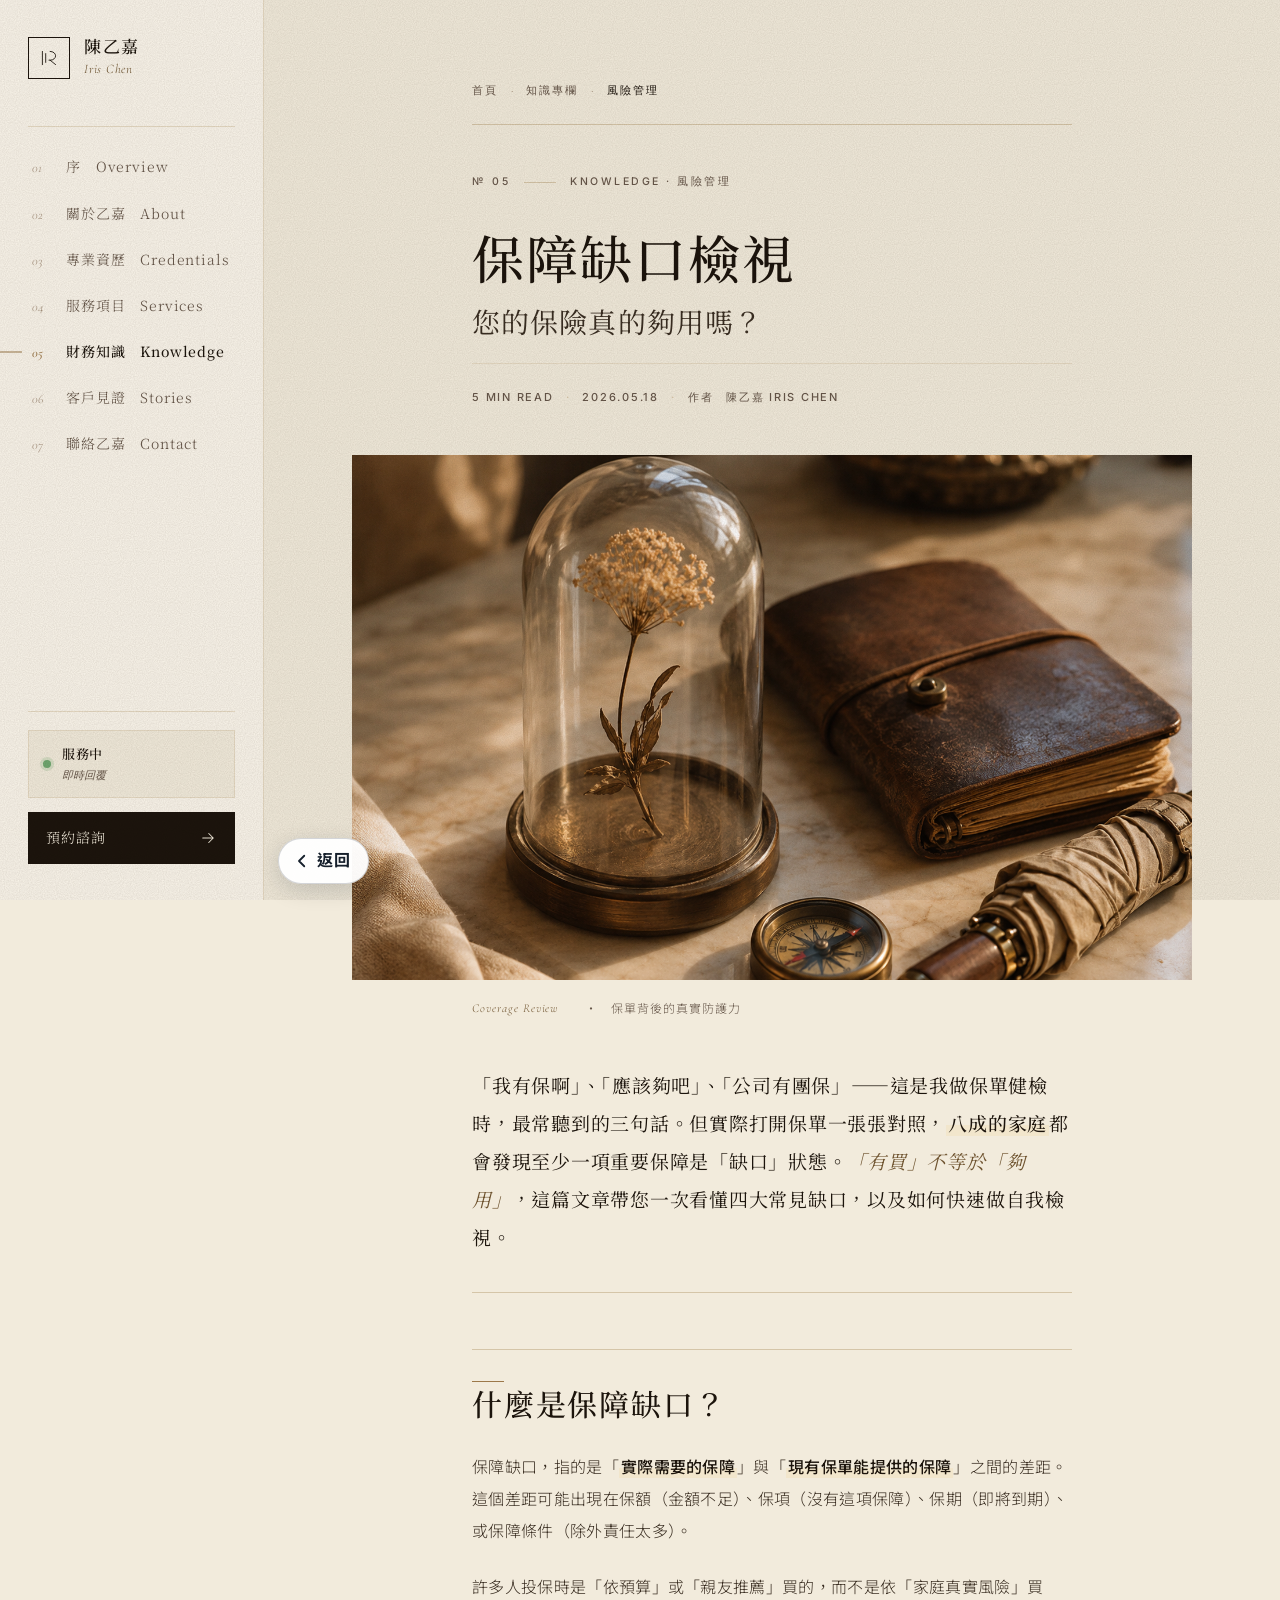
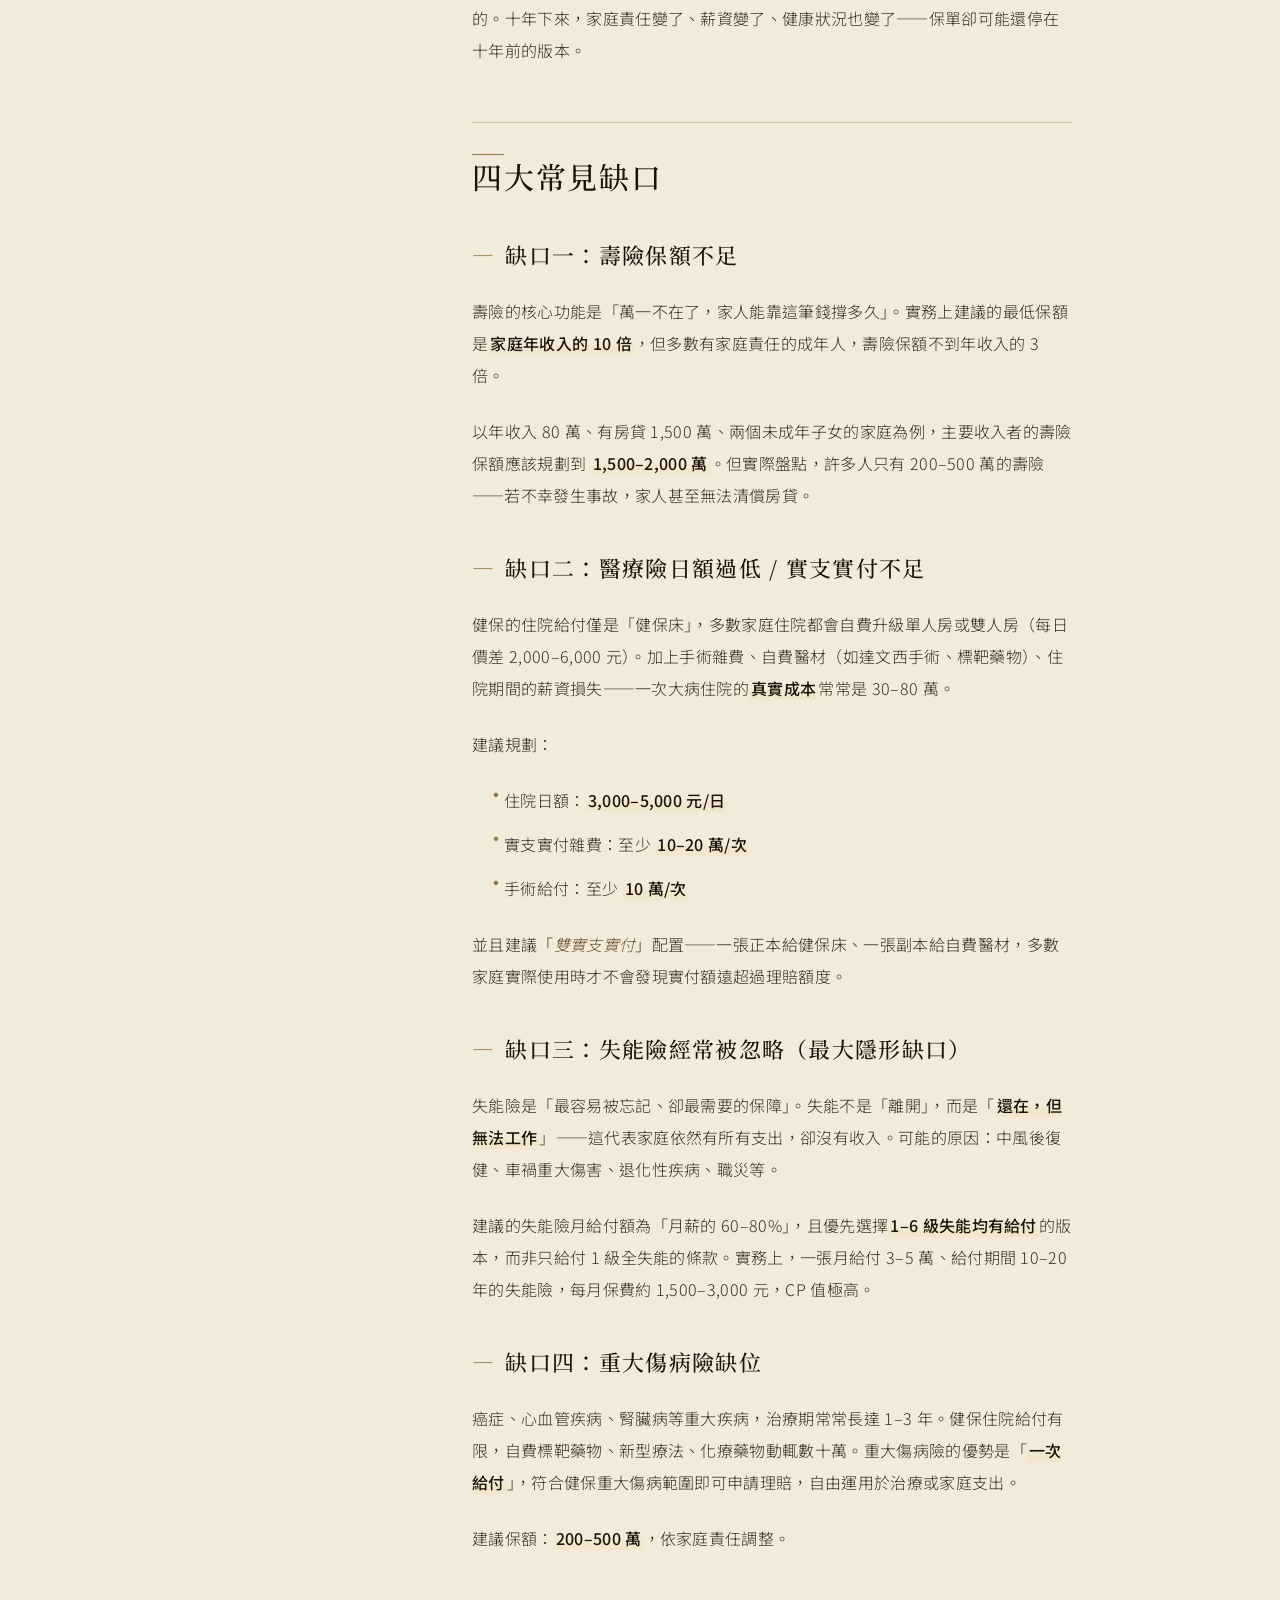
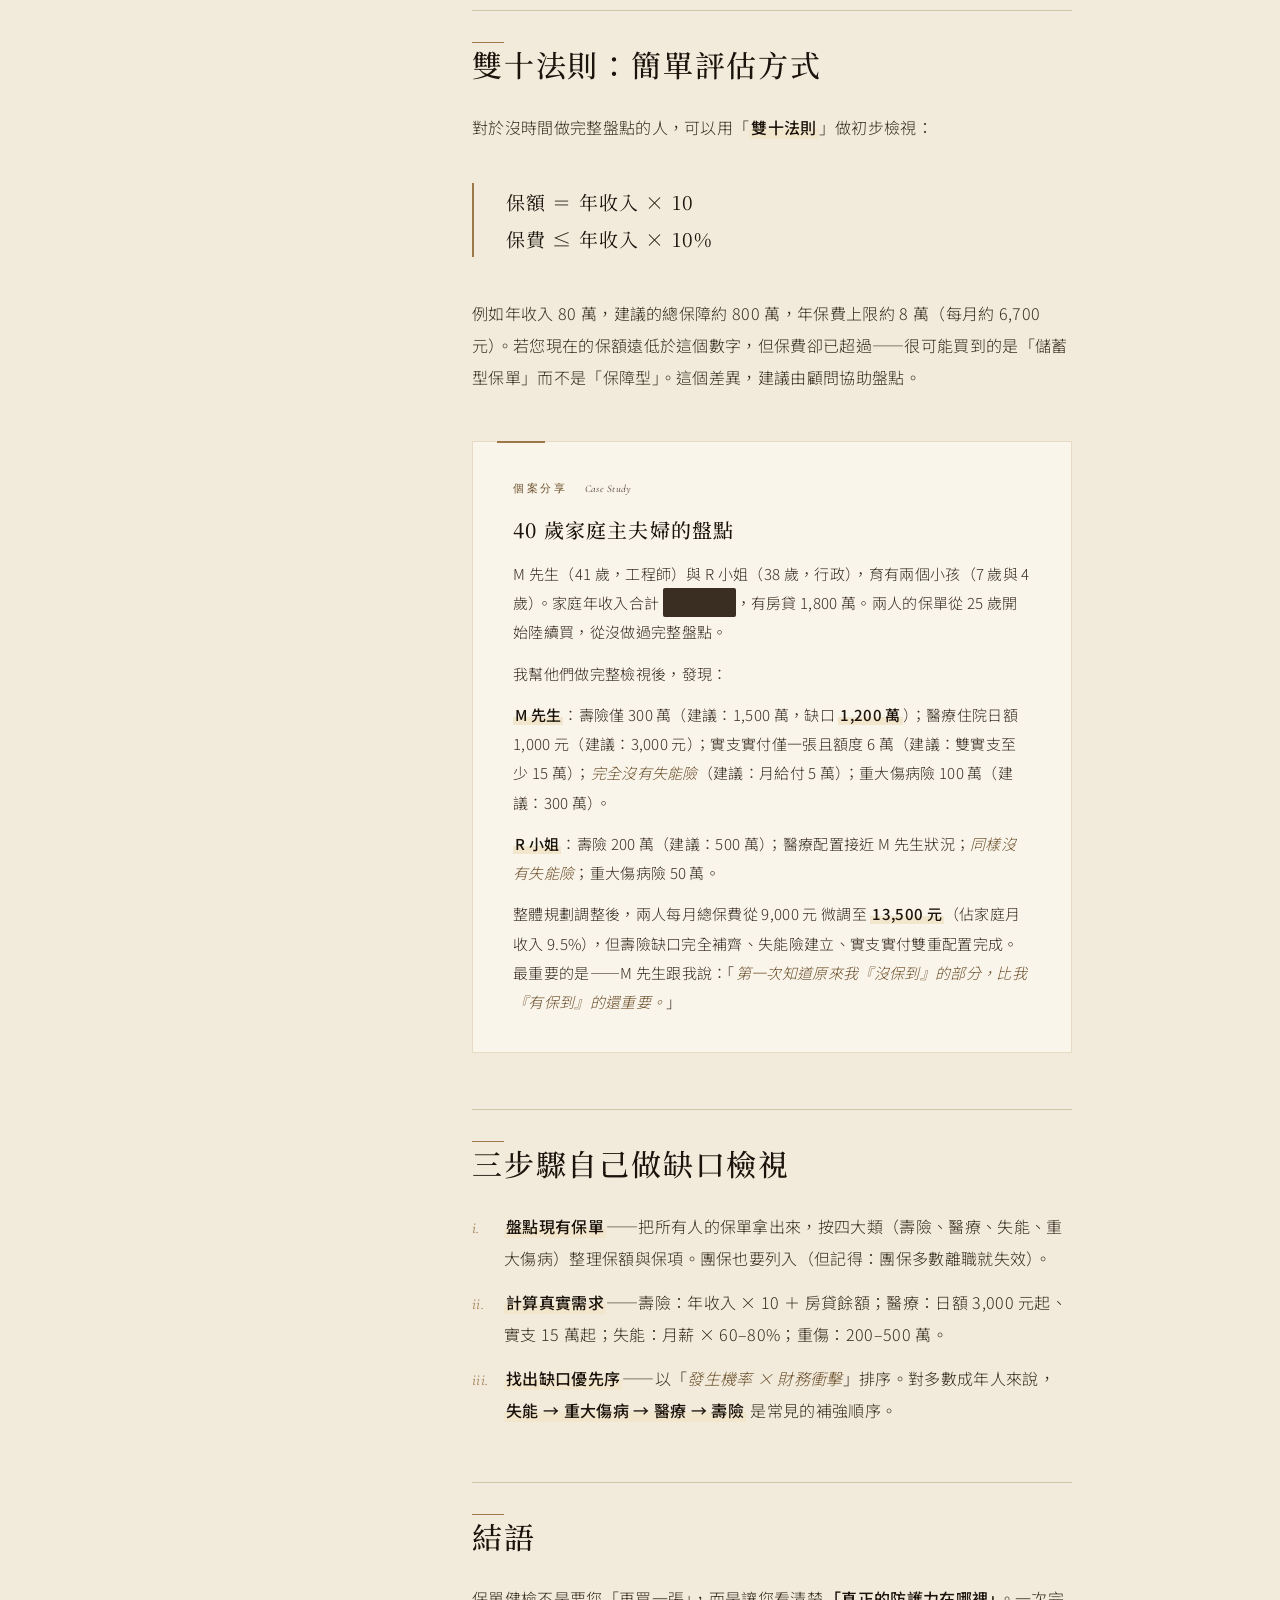
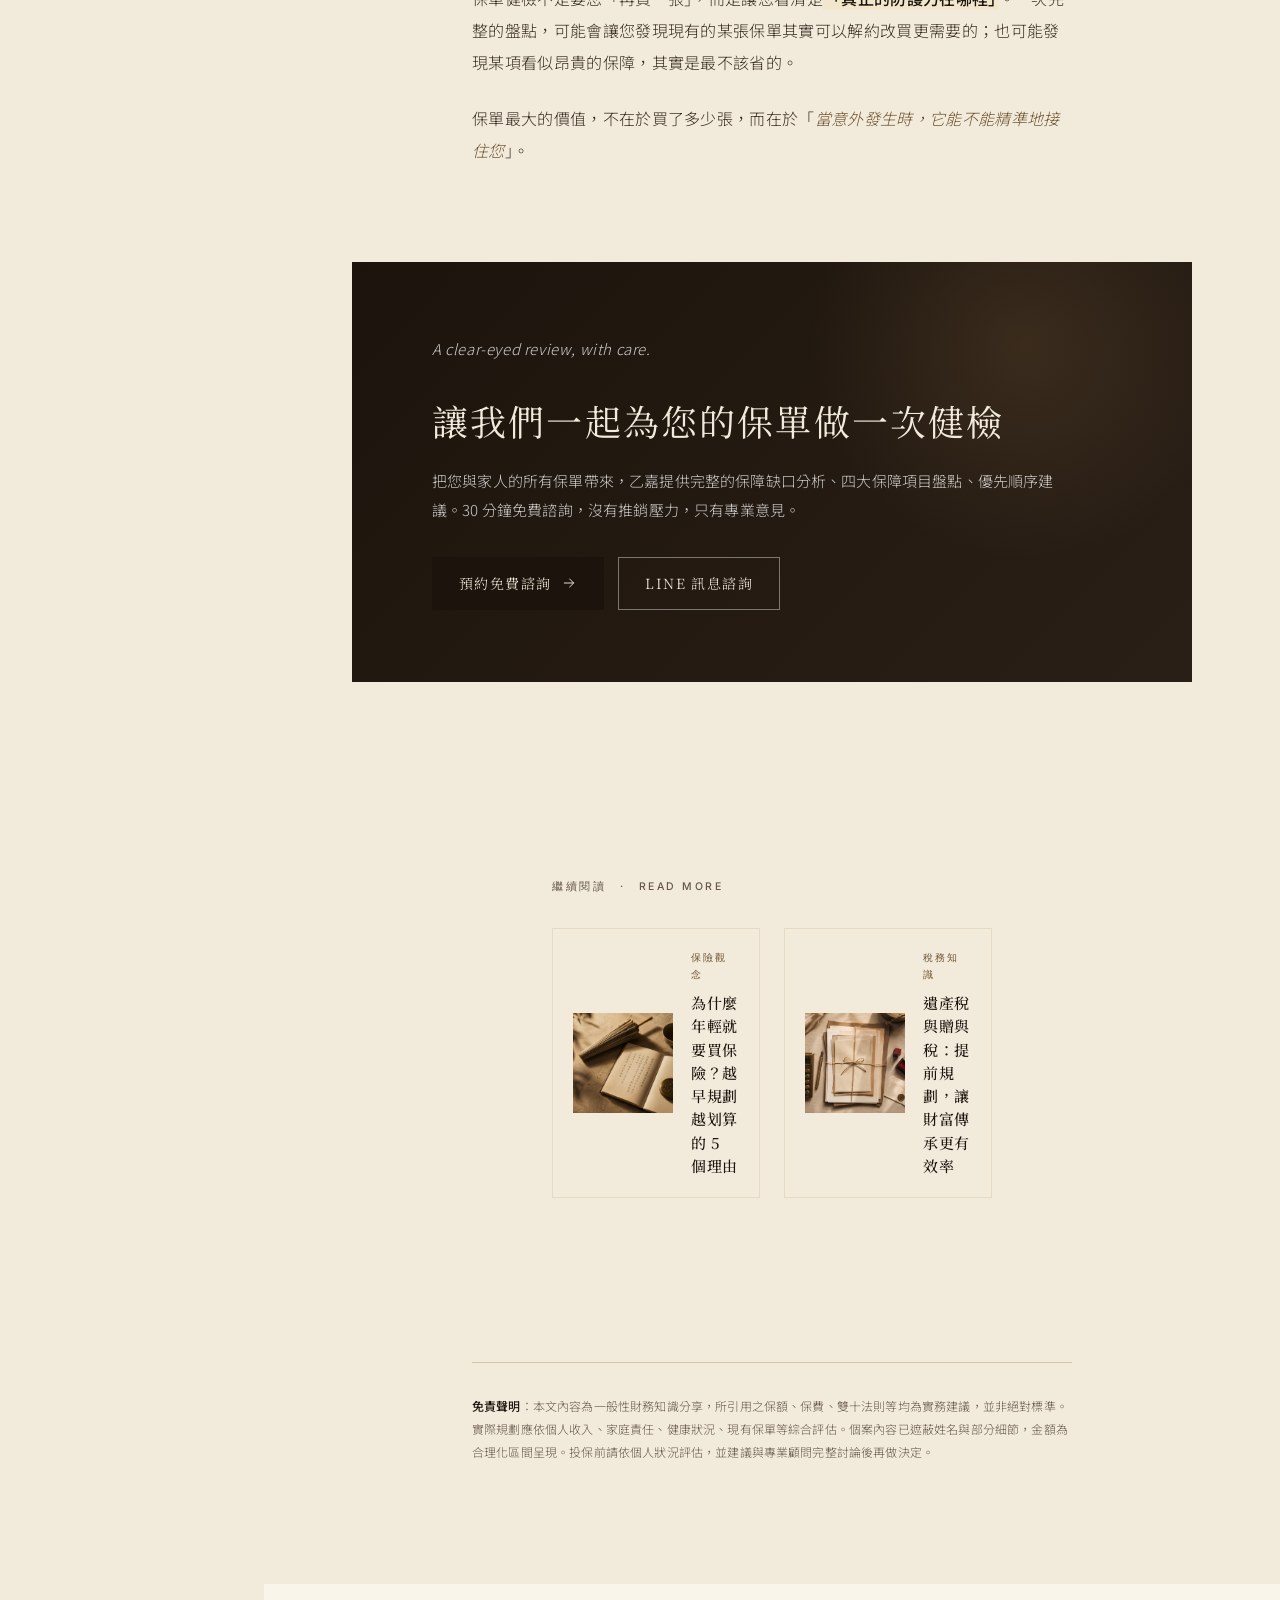
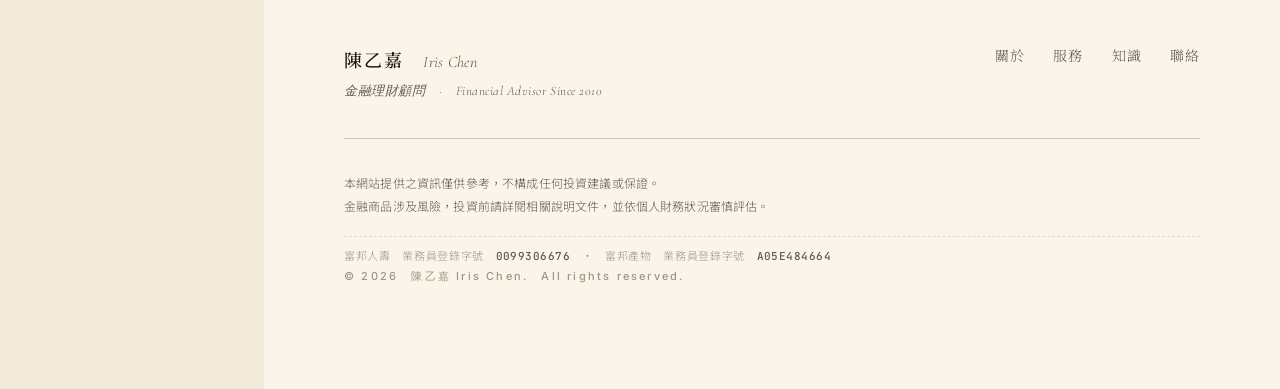
<file: articles/05-coverage-gap.html>
<!DOCTYPE html>
<html lang="zh-Hant">
<head>
  <link rel="icon" type="image/svg+xml" href="../assets/iris-mark.svg" />
  <meta charset="UTF-8" />
  <meta name="viewport" content="width=device-width, initial-scale=1.0" />
  <meta name="description" content="「有買」不等於「夠用」。本文解析四大最常被忽略的保障缺口：壽險、醫療、失能、重大傷病，附雙十法則與三步驟自我檢視方法，幫您看見保單背後真實的防護力。" />
  <meta name="keywords" content="保障缺口, 保險檢視, 雙十法則, 保險夠不夠, 壽險保額, 失能險, 重大傷病險, 實支實付, 醫療日額, 風險評估, 陳乙嘉, Iris Chen" />
  <title>保障缺口檢視：您的保險真的夠用嗎？｜陳乙嘉 Iris Chen 金融理財顧問</title>

  <meta property="og:title" content="保障缺口檢視：您的保險真的夠用嗎？" />
  <meta property="og:description" content="四大常見缺口解析、雙十法則、三步驟自我檢視，看見保單背後真實的防護力。" />
  <meta property="og:type" content="article" />
  <meta property="og:image" content="https://te-chun-liu.github.io/iris-finans/assets/img/article-risk.png" />
  <link rel="canonical" href="https://te-chun-liu.github.io/iris-finans/articles/05-coverage-gap.html" />

  <link rel="preconnect" href="https://fonts.googleapis.com" />
  <link rel="preconnect" href="https://fonts.gstatic.com" crossorigin />
  <link href="https://fonts.googleapis.com/css2?family=Cormorant+Garamond:ital,wght@0,300;0,400;0,500;0,600;1,300;1,400;1,500&family=Fraunces:ital,opsz,wght@0,9..144,300;0,9..144,400;0,9..144,500;0,9..144,600;1,9..144,300;1,9..144,400;1,9..144,500&family=Inter:wght@300;400;500;600&family=JetBrains+Mono:wght@400;500&family=Noto+Sans+TC:wght@300;400;500&family=Noto+Serif+TC:wght@300;400;500;600;700&display=swap" rel="stylesheet" />
  <link rel="stylesheet" href="../assets/css/style.css" />
</head>
<body>
  <div class="grain" aria-hidden="true"></div>

  <aside class="sidebar" id="sidebar">
    <div class="sidebar__brand">
      <div class="sidebar__logo"><svg viewBox="0 0 40 40" fill="none"><path d="M8 8 L8 32 M14 12 L14 28 M22 8 C28 8, 32 12, 32 16 C32 20, 28 24, 22 24 L20 24 M22 24 L32 32" stroke="currentColor" stroke-width="1.6" stroke-linecap="round" stroke-linejoin="round"/></svg></div>
      <div class="sidebar__name"><div class="sidebar__name-zh">陳乙嘉</div><div class="sidebar__name-en">Iris Chen</div></div>
    </div>
    <div class="sidebar__divider"></div>
    <nav class="sidebar__nav">
      <a href="../index.html#top" class="side-link"><span class="side-link__num">01</span><span class="side-link__label">序　Overview</span></a>
      <a href="../index.html#about" class="side-link"><span class="side-link__num">02</span><span class="side-link__label">關於乙嘉　About</span></a>
      <a href="../index.html#credentials" class="side-link"><span class="side-link__num">03</span><span class="side-link__label">專業資歷　Credentials</span></a>
      <a href="../index.html#services" class="side-link"><span class="side-link__num">04</span><span class="side-link__label">服務項目　Services</span></a>
      <a href="../index.html#knowledge" class="side-link is-active"><span class="side-link__num">05</span><span class="side-link__label">財務知識　Knowledge</span></a>
      <a href="../index.html#testimonials" class="side-link"><span class="side-link__num">06</span><span class="side-link__label">客戶見證　Stories</span></a>
      <a href="../index.html#contact" class="side-link"><span class="side-link__num">07</span><span class="side-link__label">聯絡乙嘉　Contact</span></a>
    </nav>
    <div class="sidebar__divider"></div>
    <div class="sidebar__foot">
      <div class="sidebar__status">
        <div class="status-dot" id="statusDot"></div>
        <div class="status-text"><div class="status-text__top" id="statusTop">服務中</div><div class="status-text__bot" id="statusBot">即時回覆</div></div>
      </div>
      <a href="../index.html#contact" class="sidebar__cta"><span>預約諮詢</span><svg viewBox="0 0 24 24" fill="none"><path d="M5 12 L19 12 M13 6 L19 12 L13 18" stroke="currentColor" stroke-width="1.4" stroke-linecap="round" stroke-linejoin="round"/></svg></a>
    </div>
  </aside>

  <header class="topbar">
    <div class="topbar__brand">
      <span class="topbar__logo"><svg viewBox="0 0 40 40" fill="none"><path d="M8 8 L8 32 M14 12 L14 28 M22 8 C28 8, 32 12, 32 16 C32 20, 28 24, 22 24 L20 24 M22 24 L32 32" stroke="currentColor" stroke-width="2" stroke-linecap="round" stroke-linejoin="round"/></svg></span>
      <span class="topbar__name">陳乙嘉　<i>Iris Chen</i></span>
    </div>
    <button class="topbar__toggle" id="navToggle" aria-label="開啟選單"><span></span><span></span><span></span></button>
  </header>

  <main class="main">
    <article class="article-page">
      <nav class="breadcrumb">
        <a href="../index.html">首頁</a> <i>·</i> <a href="../index.html#knowledge">知識專欄</a> <i>·</i> <span>風險管理</span>
      </nav>

      <header class="article-head">
        <div class="folio-bar">
          <span class="folio">№ 05</span>
          <span class="folio-divider"></span>
          <span class="folio">Knowledge · 風險管理</span>
        </div>
        <h1 class="article-title">
          保障缺口檢視
          <span class="article-title__sub">您的保險真的夠用嗎？</span>
        </h1>
        <div class="article-meta">
          <span>5 min read</span><span>·</span><span>2026.05.18</span><span>·</span><span>作者　陳乙嘉 Iris Chen</span>
        </div>
      </header>

      <figure class="article-hero">
        <img src="../assets/img/article-risk.png" alt="保障缺口檢視" />
        <figcaption><i>Coverage Review</i>　·　保單背後的真實防護力</figcaption>
      </figure>

      <div class="article-body">
        <p class="article-lead">「我有保啊」、「應該夠吧」、「公司有團保」——這是我做保單健檢時，最常聽到的三句話。但實際打開保單一張張對照，<strong>八成的家庭</strong>都會發現至少一項重要保障是「缺口」狀態。<em>「有買」不等於「夠用」</em>，這篇文章帶您一次看懂四大常見缺口，以及如何快速做自我檢視。</p>

        <h2>什麼是保障缺口？</h2>
        <p>保障缺口，指的是「<strong>實際需要的保障</strong>」與「<strong>現有保單能提供的保障</strong>」之間的差距。這個差距可能出現在保額（金額不足）、保項（沒有這項保障）、保期（即將到期）、或保障條件（除外責任太多）。</p>
        <p>許多人投保時是「依預算」或「親友推薦」買的，而不是依「家庭真實風險」買的。十年下來，家庭責任變了、薪資變了、健康狀況也變了——保單卻可能還停在十年前的版本。</p>

        <h2>四大常見缺口</h2>

        <h3>缺口一：壽險保額不足</h3>
        <p>壽險的核心功能是「萬一不在了，家人能靠這筆錢撐多久」。實務上建議的最低保額是<strong>家庭年收入的 10 倍</strong>，但多數有家庭責任的成年人，壽險保額不到年收入的 3 倍。</p>
        <p>以年收入 80 萬、有房貸 1,500 萬、兩個未成年子女的家庭為例，主要收入者的壽險保額應該規劃到 <strong>1,500–2,000 萬</strong>。但實際盤點，許多人只有 200–500 萬的壽險——若不幸發生事故，家人甚至無法清償房貸。</p>

        <h3>缺口二：醫療險日額過低 / 實支實付不足</h3>
        <p>健保的住院給付僅是「健保床」，多數家庭住院都會自費升級單人房或雙人房（每日價差 2,000–6,000 元）。加上手術雜費、自費醫材（如達文西手術、標靶藥物）、住院期間的薪資損失——一次大病住院的<strong>真實成本</strong>常常是 30–80 萬。</p>
        <p>建議規劃：</p>
        <ul>
          <li>住院日額：<strong>3,000–5,000 元/日</strong></li>
          <li>實支實付雜費：至少 <strong>10–20 萬/次</strong></li>
          <li>手術給付：至少 <strong>10 萬/次</strong></li>
        </ul>
        <p>並且建議「<em>雙實支實付</em>」配置——一張正本給健保床、一張副本給自費醫材，多數家庭實際使用時才不會發現實付額遠超過理賠額度。</p>

        <h3>缺口三：失能險經常被忽略（最大隱形缺口）</h3>
        <p>失能險是「最容易被忘記、卻最需要的保障」。失能不是「離開」，而是「<strong>還在，但無法工作</strong>」——這代表家庭依然有所有支出，卻沒有收入。可能的原因：中風後復健、車禍重大傷害、退化性疾病、職災等。</p>
        <p>建議的失能險月給付額為「月薪的 60–80%」，且優先選擇<strong>1–6 級失能均有給付</strong>的版本，而非只給付 1 級全失能的條款。實務上，一張月給付 3–5 萬、給付期間 10–20 年的失能險，每月保費約 1,500–3,000 元，CP 值極高。</p>

        <h3>缺口四：重大傷病險缺位</h3>
        <p>癌症、心血管疾病、腎臟病等重大疾病，治療期常常長達 1–3 年。健保住院給付有限，自費標靶藥物、新型療法、化療藥物動輒數十萬。重大傷病險的優勢是「<strong>一次給付</strong>」，符合健保重大傷病範圍即可申請理賠，自由運用於治療或家庭支出。</p>
        <p>建議保額：<strong>200–500 萬</strong>，依家庭責任調整。</p>

        <h2>雙十法則：簡單評估方式</h2>
        <p>對於沒時間做完整盤點的人，可以用「<strong>雙十法則</strong>」做初步檢視：</p>
        <blockquote>保額 ＝ 年收入 × 10<br/>保費 ≤ 年收入 × 10%</blockquote>
        <p>例如年收入 80 萬，建議的總保障約 800 萬，年保費上限約 8 萬（每月約 6,700 元）。若您現在的保額遠低於這個數字，但保費卻已超過——很可能買到的是「儲蓄型保單」而不是「保障型」。這個差異，建議由顧問協助盤點。</p>

        <aside class="case-study">
          <div class="case-study__label">個案分享　<i>Case Study</i></div>
          <h3>40 歲家庭主夫婦的盤點</h3>
          <p>M 先生（41 歲，工程師）與 R 小姐（38 歲，行政），育有兩個小孩（7 歲與 4 歲）。家庭年收入合計 <span class="case-mask">170 萬</span>，有房貸 1,800 萬。兩人的保單從 25 歲開始陸續買，從沒做過完整盤點。</p>
          <p>我幫他們做完整檢視後，發現：</p>
          <p><strong>M 先生</strong>：壽險僅 300 萬（建議：1,500 萬，缺口 <strong>1,200 萬</strong>）；醫療住院日額 1,000 元（建議：3,000 元）；實支實付僅一張且額度 6 萬（建議：雙實支至少 15 萬）；<em>完全沒有失能險</em>（建議：月給付 5 萬）；重大傷病險 100 萬（建議：300 萬）。</p>
          <p><strong>R 小姐</strong>：壽險 200 萬（建議：500 萬）；醫療配置接近 M 先生狀況；<em>同樣沒有失能險</em>；重大傷病險 50 萬。</p>
          <p>整體規劃調整後，兩人每月總保費從 9,000 元 微調至 <strong>13,500 元</strong>（佔家庭月收入 9.5%），但壽險缺口完全補齊、失能險建立、實支實付雙重配置完成。最重要的是——M 先生跟我說：「<em>第一次知道原來我『沒保到』的部分，比我『有保到』的還重要。</em>」</p>
        </aside>

        <h2>三步驟自己做缺口檢視</h2>
        <ol>
          <li><strong>盤點現有保單</strong>——把所有人的保單拿出來，按四大類（壽險、醫療、失能、重大傷病）整理保額與保項。團保也要列入（但記得：團保多數離職就失效）。</li>
          <li><strong>計算真實需求</strong>——壽險：年收入 × 10 ＋ 房貸餘額；醫療：日額 3,000 元起、實支 15 萬起；失能：月薪 × 60–80%；重傷：200–500 萬。</li>
          <li><strong>找出缺口優先序</strong>——以「<em>發生機率 × 財務衝擊</em>」排序。對多數成年人來說，<strong>失能 → 重大傷病 → 醫療 → 壽險</strong> 是常見的補強順序。</li>
        </ol>

        <h2>結語</h2>
        <p>保單健檢不是要您「再買一張」，而是讓您看清楚<strong>「真正的防護力在哪裡」</strong>。一次完整的盤點，可能會讓您發現現有的某張保單其實可以解約改買更需要的；也可能發現某項看似昂貴的保障，其實是最不該省的。</p>
        <p>保單最大的價值，不在於買了多少張，而在於「<em>當意外發生時，它能不能精準地接住您</em>」。</p>
      </div>

      <section class="article-cta">
        <div class="article-cta__inner">
          <p class="article-cta__lead"><i>A clear-eyed review, with care.</i></p>
          <h3>讓我們一起為您的保單做一次健檢</h3>
          <p>把您與家人的所有保單帶來，乙嘉提供完整的保障缺口分析、四大保障項目盤點、優先順序建議。30 分鐘免費諮詢，沒有推銷壓力，只有專業意見。</p>
          <div class="article-cta__buttons">
            <a href="../index.html#contact" class="btn btn--primary"><span>預約免費諮詢</span><svg viewBox="0 0 24 24" fill="none"><path d="M5 12 L19 12 M13 6 L19 12 L13 18" stroke="currentColor" stroke-width="1.4" stroke-linecap="round" stroke-linejoin="round"/></svg></a>
            <a href="https://line.me/R/ti/p/@mmt-iris" target="_blank" rel="noopener" class="btn btn--ghost">LINE 訊息諮詢</a>
          </div>
        </div>
      </section>

      <section class="related">
        <div class="folio-bar"><span class="folio">繼續閱讀　·　Read More</span></div>
        <div class="related__grid">
          <a href="01-young-insurance.html" class="related__item">
            <img src="../assets/img/article-insurance.png" alt="" />
            <div><span class="related__cat">保險觀念</span><h4>為什麼年輕就要買保險？越早規劃越划算的 5 個理由</h4></div>
          </a>
          <a href="04-estate-gift-tax.html" class="related__item">
            <img src="../assets/img/article-tax.png" alt="" />
            <div><span class="related__cat">稅務知識</span><h4>遺產稅與贈與稅：提前規劃，讓財富傳承更有效率</h4></div>
          </a>
        </div>
      </section>

      <div class="article-footer-note">
        <strong>免責聲明</strong>：本文內容為一般性財務知識分享，所引用之保額、保費、雙十法則等均為實務建議，並非絕對標準。實際規劃應依個人收入、家庭責任、健康狀況、現有保單等綜合評估。個案內容已遮蔽姓名與部分細節，金額為合理化區間呈現。投保前請依個人狀況評估，並建議與專業顧問完整討論後再做決定。
      </div>
    </article>

    <footer class="footer">
      <div class="footer__inner">
        <div class="footer__top">
          <div class="footer__brand">
            <div class="footer__name">陳乙嘉　<i>Iris Chen</i></div>
            <div class="footer__role">金融理財顧問　·　Financial Advisor Since 2010</div>
          </div>
          <nav class="footer__nav">
            <a href="../index.html#about">關於</a><a href="../index.html#services">服務</a><a href="../index.html#knowledge">知識</a><a href="../index.html#contact">聯絡</a>
          </nav>
        </div>
        <div class="footer__rule"></div>
        <p class="footer__disclaimer">本網站提供之資訊僅供參考，不構成任何投資建議或保證。<br/>金融商品涉及風險，投資前請詳閱相關說明文件，並依個人財務狀況審慎評估。</p>
        <p class="footer__compliance">富邦人壽　業務員登錄字號　<strong>0099306676</strong>　·　富邦產物　業務員登錄字號　<strong>A05E484664</strong></p>
        <div class="footer__copy">© 2026　陳乙嘉 Iris Chen.　All rights reserved.</div>
      </div>
    </footer>
  </main>

  <script src="../assets/js/main.js"></script>
  <script>
    /* 返回鈕設定：站台可能掛在子路徑（GitHub Pages /iris-finans/），首頁路徑依目前網址推算 */
    (function () {
      var base = location.pathname.replace(/(articles\/)?[^\/]*$/, "");
      var bare = base.replace(/\/+$/, "") || "/";
      window.BackDockConfig = { home: base, hide: [bare, base + "index.html"], parents: { "/articles/": base } };
    })();
  </script>
  <script src="../assets/js/back-dock.js" defer></script>
</body>
</html>
</file>
<file: assets/css/style.css>
/* =========================================================
   陳乙嘉 Iris Chen｜Editorial Dashboard
   Design language: Kinfolk × Cereal × Wallpaper*, warm bronze
   ========================================================= */

:root {
  /* Palette — warm editorial */
  --ivory:        #F2EBDC;
  --bone:         #FAF5EB;
  --paper:        #EDE3D0;
  --ink:          #1C140C;
  --ink-soft:     #3A2E22;
  --graphite:     #67574A;
  --ash:          #A6927E;
  --rule:         #D5C5A8;
  --rule-soft:    #E6DAC4;
  --bronze:       #9C7849;
  --bronze-deep:  #6F5430;
  --bronze-soft:  #E6D5B7;
  --bronze-tint:  #F2E6CC;
  --terracotta:   #A85B3F;

  /* Spacing */
  --gap:    32px;
  --gap-lg: 64px;

  --sidebar-w: 264px;

  /* Type */
  --serif-en:    "Fraunces", "Cormorant Garamond", Georgia, serif;
  --italic-en:   "Cormorant Garamond", "Fraunces", Georgia, serif;
  --serif-zh:    "Noto Serif TC", "Songti TC", "PingFang TC", serif;
  --sans-zh:     "Noto Sans TC", "PingFang TC", "Microsoft JhengHei", sans-serif;
  --sans-en:     "Inter", -apple-system, "Helvetica Neue", sans-serif;
  --mono:        "JetBrains Mono", "SF Mono", monospace;
}

/* =========================================================
   Reset
   ========================================================= */
*, *::before, *::after { box-sizing: border-box; margin: 0; padding: 0; }
html {
  scroll-behavior: smooth;
  -webkit-text-size-adjust: 100%;
  overflow-x: hidden;
}
body {
  font-family: var(--sans-zh);
  color: var(--ink);
  background: var(--ivory);
  line-height: 1.7;
  -webkit-font-smoothing: antialiased;
  -moz-osx-font-smoothing: grayscale;
  font-weight: 300;
  letter-spacing: 0.01em;
  overflow-x: hidden;
  width: 100%;
  max-width: 100vw;
}
img { max-width: 100%; display: block; }
a { color: inherit; text-decoration: none; }
button { font: inherit; cursor: pointer; background: none; border: 0; color: inherit; }
ul, ol { list-style: none; }
em, i { font-style: italic; }

/* =========================================================
   Paper grain — subtle texture overlay
   ========================================================= */
.grain {
  position: fixed; inset: 0;
  pointer-events: none;
  z-index: 200;
  opacity: 0.32;
  mix-blend-mode: multiply;
  background-image: url("data:image/svg+xml;utf8,<svg xmlns='http://www.w3.org/2000/svg' width='160' height='160'><filter id='n'><feTurbulence type='fractalNoise' baseFrequency='0.92' numOctaves='2' stitchTiles='stitch'/><feColorMatrix values='0 0 0 0 0.1 0 0 0 0 0.08 0 0 0 0 0.05 0 0 0 0.5 0'/></filter><rect width='100%25' height='100%25' filter='url(%23n)'/></svg>");
}

/* =========================================================
   Reusable: folios, rules, links
   ========================================================= */
.folio {
  font-family: var(--sans-en);
  font-size: 10.5px;
  letter-spacing: 0.24em;
  text-transform: uppercase;
  color: var(--graphite);
  font-weight: 500;
  white-space: nowrap;
}
.folio--light { color: rgba(255,255,255,0.78); }
.folio-divider {
  width: 32px; height: 1px;
  background: var(--rule);
  display: inline-block;
}
.folio-bar {
  display: flex; align-items: center;
  gap: 14px;
  margin-bottom: 48px;
}
.folio-bar--light .folio-divider { background: rgba(255,255,255,0.30); }

.link-more {
  font-family: var(--serif-zh);
  font-size: 15px;
  color: var(--ink);
  border-bottom: 1px solid var(--bronze);
  padding-bottom: 4px;
  transition: all .3s;
}
.link-more i {
  font-family: var(--italic-en);
  font-size: 13px;
  color: var(--bronze-deep);
  letter-spacing: 0.04em;
}
.link-more:hover { color: var(--bronze-deep); padding-bottom: 6px; }

/* =========================================================
   Sidebar (editorial dashboard chrome)
   ========================================================= */
.sidebar {
  position: fixed;
  top: 0; left: 0;
  width: var(--sidebar-w);
  height: 100vh;
  background: var(--bone);
  border-right: 1px solid var(--rule-soft);
  padding: 36px 28px;
  display: flex;
  flex-direction: column;
  z-index: 100;
}

.sidebar__brand {
  display: flex; align-items: center;
  gap: 14px;
  margin-bottom: 28px;
}
.sidebar__logo {
  width: 42px; height: 42px;
  border: 1.2px solid var(--ink);
  color: var(--ink);
  display: grid; place-items: center;
  border-radius: 0;
}
.sidebar__logo svg { width: 22px; height: 22px; }
.sidebar__name-zh {
  font-family: var(--serif-zh);
  font-size: 17px;
  font-weight: 500;
  letter-spacing: 0.10em;
  color: var(--ink);
  line-height: 1.2;
}
.sidebar__name-en {
  font-family: var(--italic-en);
  font-style: italic;
  font-size: 13px;
  color: var(--bronze-deep);
  letter-spacing: 0.06em;
  margin-top: 2px;
}

.sidebar__divider {
  height: 1px;
  background: var(--rule-soft);
  margin: 18px 0;
}

.sidebar__nav {
  display: flex;
  flex-direction: column;
  gap: 2px;
  flex: 1;
}
.side-link {
  display: flex; align-items: baseline;
  gap: 14px;
  padding: 10px 4px;
  font-family: var(--serif-zh);
  font-size: 14px;
  letter-spacing: 0.06em;
  color: var(--graphite);
  position: relative;
  transition: color .25s;
}
.side-link__num {
  font-family: var(--italic-en);
  font-style: italic;
  font-size: 13px;
  color: var(--ash);
  min-width: 20px;
  letter-spacing: 0;
}
.side-link__label { flex: 1; }
.side-link:hover { color: var(--ink); }
.side-link.is-active {
  color: var(--ink);
  font-weight: 500;
}
.side-link.is-active::before {
  content: "";
  position: absolute;
  left: -28px;
  top: 50%;
  width: 22px; height: 1px;
  background: var(--bronze);
  transform: translateY(-50%);
}
.side-link.is-active .side-link__num { color: var(--bronze); }

.sidebar__foot {
  display: flex; flex-direction: column;
  gap: 14px;
}
.sidebar__status {
  display: flex; align-items: center; gap: 11px;
  padding: 12px 14px;
  background: var(--ivory);
  border: 1px solid var(--rule-soft);
}
.status-dot {
  width: 8px; height: 8px;
  border-radius: 50%;
  background: #6FA86F;
  box-shadow: 0 0 0 3px rgba(111, 168, 111, 0.22);
  animation: pulse 2s ease-in-out infinite;
}
.status-dot.is-offline {
  background: var(--ash);
  box-shadow: 0 0 0 3px rgba(166, 146, 126, 0.22);
  animation: none;
}
@keyframes pulse {
  0%, 100% { box-shadow: 0 0 0 3px rgba(111, 168, 111, 0.22); }
  50%      { box-shadow: 0 0 0 6px rgba(111, 168, 111, 0.05); }
}
.status-text__top {
  font-family: var(--serif-zh);
  font-size: 13px;
  font-weight: 500;
  color: var(--ink);
  letter-spacing: 0.04em;
}
.status-text__bot {
  font-family: var(--italic-en);
  font-style: italic;
  font-size: 11px;
  color: var(--graphite);
  margin-top: 1px;
}

.sidebar__cta {
  display: flex; align-items: center; justify-content: space-between;
  padding: 14px 18px;
  background: var(--ink);
  color: var(--ivory);
  font-family: var(--serif-zh);
  font-size: 14px;
  letter-spacing: 0.08em;
  transition: background .25s;
}
.sidebar__cta:hover { background: var(--bronze-deep); }
.sidebar__cta svg { width: 18px; height: 18px; }

/* =========================================================
   Mobile topbar
   ========================================================= */
.topbar {
  display: none;
  position: fixed;
  top: 0; left: 0; right: 0;
  height: 60px;
  background: var(--bone);
  border-bottom: 1px solid var(--rule-soft);
  z-index: 99;
  padding: 0 18px;
  align-items: center; justify-content: space-between;
}
.topbar__brand { display: flex; align-items: center; gap: 12px; }
.topbar__logo {
  width: 30px; height: 30px;
  border: 1.2px solid var(--ink);
  display: grid; place-items: center;
  color: var(--ink);
}
.topbar__logo svg { width: 16px; height: 16px; }
.topbar__name {
  font-family: var(--serif-zh);
  font-size: 15px;
  letter-spacing: 0.08em;
  color: var(--ink);
}
.topbar__name i {
  font-family: var(--italic-en);
  font-style: italic;
  color: var(--bronze-deep);
  font-size: 13px;
}
.topbar__toggle {
  width: 40px; height: 40px;
  display: grid; place-items: center;
  gap: 5px;
}
.topbar__toggle span {
  display: block; width: 22px; height: 1px;
  background: var(--ink);
}

/* =========================================================
   Main
   ========================================================= */
.main {
  margin-left: var(--sidebar-w);
  padding: 0;
  min-height: 100vh;
}

/* All sections share generous editorial padding */
section {
  padding: 100px 80px;
  position: relative;
}

/* =========================================================
   Section heads & titles
   ========================================================= */
.section__head {
  margin-bottom: 56px;
  max-width: 720px;
}
.section__head--split {
  display: grid;
  grid-template-columns: 1.4fr 1fr;
  gap: 60px;
  max-width: none;
  align-items: end;
}

.section__title {
  font-family: var(--serif-zh);
  font-weight: 500;
  font-size: clamp(32px, 4vw, 52px);
  line-height: 1.15;
  letter-spacing: 0.04em;
  color: var(--ink);
}
.section__title-en {
  display: block;
  font-family: var(--serif-en);
  font-weight: 300;
  font-style: italic;
  font-size: clamp(20px, 2.4vw, 32px);
  color: var(--bronze-deep);
  letter-spacing: 0.02em;
  margin-top: 8px;
  font-variation-settings: "opsz" 144;
}

.section__lead {
  font-family: var(--sans-zh);
  font-size: 16px;
  line-height: 1.95;
  color: var(--graphite);
  font-weight: 300;
  margin-top: 20px;
}

/* =========================================================
   Hero
   ========================================================= */
.hero {
  background: var(--ivory);
  padding-top: 64px;
}

.hero__meta {
  display: flex; justify-content: space-between;
  align-items: center;
  padding-bottom: 36px;
  border-bottom: 1px solid var(--rule);
  margin-bottom: 56px;
}
.hero__meta-left { display: flex; align-items: center; gap: 14px; flex-wrap: wrap; }

.live-clock {
  display: inline-flex; align-items: center; gap: 8px;
  font-family: var(--mono);
  font-size: 12px;
  color: var(--graphite);
  letter-spacing: 0.04em;
}
.live-clock__dot {
  width: 6px; height: 6px;
  border-radius: 50%;
  background: var(--terracotta);
  animation: pulse-warm 1.6s ease-in-out infinite;
}
@keyframes pulse-warm {
  0%, 100% { opacity: 1; transform: scale(1); }
  50%      { opacity: 0.4; transform: scale(0.85); }
}

.hero__grid {
  display: grid;
  grid-template-columns: 1fr 1fr;
  gap: 80px;
  align-items: start;
  margin-bottom: 88px;
}

.hero__text { padding-top: 12px; }

.hero__eyebrow {
  font-family: var(--italic-en);
  font-style: italic;
  font-size: 17px;
  color: var(--bronze-deep);
  letter-spacing: 0.04em;
  margin-bottom: 24px;
}

.hero__title {
  font-family: var(--serif-zh);
  font-weight: 500;
  font-size: clamp(56px, 7.2vw, 104px);
  line-height: 1;
  letter-spacing: 0.06em;
  color: var(--ink);
}
.hero__title-en {
  display: block;
  font-family: var(--serif-en);
  font-style: italic;
  font-weight: 300;
  font-size: clamp(36px, 4.6vw, 64px);
  color: var(--bronze);
  letter-spacing: 0.01em;
  margin-top: 12px;
  font-variation-settings: "opsz" 144;
}

.hero__role {
  font-family: var(--sans-zh);
  font-size: 14px;
  letter-spacing: 0.18em;
  color: var(--graphite);
  margin-top: 24px;
  font-weight: 400;
}

.hero__rule {
  width: 60px; height: 1px;
  background: var(--bronze);
  margin: 36px 0 36px;
}

.hero__quote {
  position: relative;
  font-family: var(--serif-zh);
  font-weight: 400;
  font-size: clamp(20px, 1.9vw, 26px);
  line-height: 1.9;
  letter-spacing: 0.08em;
  color: var(--ink);
  padding-left: 20px;
  margin-bottom: 32px;
  font-style: normal;
}
.hero__quote-mark {
  position: absolute;
  left: -12px; top: -28px;
  font-family: var(--serif-en);
  font-size: 90px;
  color: var(--bronze-soft);
  line-height: 1;
  z-index: -1;
}

.hero__desc {
  font-family: var(--sans-zh);
  font-size: 15px;
  line-height: 2;
  color: var(--graphite);
  margin-bottom: 36px;
  max-width: 540px;
}

.hero__cta {
  display: flex;
  gap: 14px;
  flex-wrap: wrap;
}

/* Hero figure */
.hero__figure {
  position: relative;
  display: flex;
  flex-direction: column;
}
.hero__photo {
  position: relative;
  aspect-ratio: 4 / 5;
  background: linear-gradient(135deg, var(--bronze-soft) 0%, var(--paper) 50%, var(--bronze-tint) 100%);
  overflow: hidden;
}
.hero__photo img {
  position: absolute; inset: 0;
  width: 100%; height: 100%;
  object-fit: cover;
}
.hero__photo img.img--missing { display: none; }
.hero__photo-deco {
  position: absolute;
  right: -40px; bottom: -40px;
  width: 220px; height: 220px;
  color: rgba(28, 20, 12, 0.18);
  pointer-events: none;
}
.hero__photo-deco svg { width: 100%; height: 100%; }
/* Placeholder pattern when image missing */
.hero__photo:has(img.img--missing)::after {
  content: "";
  position: absolute; inset: 24px;
  border: 1px solid rgba(28, 20, 12, 0.18);
}
.hero__photo:has(img.img--missing)::before {
  content: "PORTRAIT\A\A Iris Chen\A ed. 2026";
  white-space: pre;
  position: absolute;
  inset: 0;
  display: grid; place-items: center;
  font-family: var(--italic-en);
  font-style: italic;
  font-size: 18px;
  color: var(--bronze-deep);
  letter-spacing: 0.16em;
  line-height: 1.8;
  text-align: center;
}

.hero__caption {
  display: flex; align-items: center;
  gap: 14px;
  margin-top: 18px;
  font-size: 12px;
  letter-spacing: 0.04em;
}
.hero__caption-en {
  font-family: var(--italic-en);
  font-style: italic;
  color: var(--bronze-deep);
}
.hero__caption-line {
  flex: 1;
  height: 1px;
  background: var(--rule);
}
.hero__caption-zh {
  font-family: var(--serif-zh);
  color: var(--graphite);
  letter-spacing: 0.12em;
}

/* Hero stats — editorial strip */
.hero__stats {
  display: grid;
  grid-template-columns: 1fr 1px 1fr 1px 1fr 1px 1fr;
  align-items: end;
  gap: 32px;
  padding: 48px 0;
  border-top: 1px solid var(--rule);
  border-bottom: 1px solid var(--rule);
}
.stat {
  display: flex;
  align-items: baseline;
  gap: 12px;
}
.stat__num {
  font-family: var(--serif-en);
  font-style: italic;
  font-weight: 300;
  font-size: clamp(56px, 5.2vw, 88px);
  line-height: 0.9;
  color: var(--ink);
  letter-spacing: -0.02em;
  font-variation-settings: "opsz" 144;
}
.stat__num--text {
  font-size: clamp(36px, 3.6vw, 56px);
  letter-spacing: 0;
}
.stat__num small {
  font-size: 0.5em;
  vertical-align: 0.18em;
  color: var(--bronze);
  margin: 0 4px;
}
.stat__plus {
  font-family: var(--serif-zh);
  font-size: 18px;
  color: var(--bronze);
  font-weight: 400;
}
.stat__label {
  display: flex;
  flex-direction: column;
  gap: 4px;
  margin-left: auto;
  text-align: right;
}
.stat__label span {
  font-family: var(--serif-zh);
  font-size: 14px;
  font-weight: 500;
  color: var(--ink);
  letter-spacing: 0.10em;
}
.stat__label i {
  font-family: var(--italic-en);
  font-style: italic;
  font-size: 12px;
  color: var(--graphite);
  letter-spacing: 0.02em;
}
.stat__rule { background: var(--rule); height: 56px; }

/* =========================================================
   Buttons
   ========================================================= */
.btn {
  display: inline-flex; align-items: center;
  gap: 10px;
  padding: 14px 26px;
  font-family: var(--serif-zh);
  font-size: 14px;
  letter-spacing: 0.10em;
  border: 1px solid transparent;
  transition: all .35s cubic-bezier(0.4, 0, 0.2, 1);
  cursor: pointer;
}
.btn svg { width: 16px; height: 16px; }
.btn--primary {
  background: var(--ink);
  color: var(--ivory);
}
.btn--primary:hover {
  background: var(--bronze-deep);
  letter-spacing: 0.16em;
}
.btn--ghost {
  background: transparent;
  color: var(--ink);
  border-color: var(--ink);
}
.btn--ghost:hover {
  background: var(--ink);
  color: var(--ivory);
}

/* =========================================================
   About
   ========================================================= */
.about {
  background: var(--bone);
}

.about__grid {
  display: grid;
  grid-template-columns: 0.9fr 1.1fr;
  gap: 80px;
  align-items: start;
}

.about__figure { position: sticky; top: 48px; }
.about__photo {
  aspect-ratio: 4 / 5;
  background: linear-gradient(160deg, var(--paper) 0%, var(--bronze-soft) 100%);
  position: relative;
  overflow: hidden;
}
.about__photo img {
  width: 100%; height: 100%; object-fit: cover;
}
.about__photo img.img--missing { display: none; }
.about__photo:has(img.img--missing)::after {
  content: "";
  position: absolute; inset: 24px;
  border: 1px solid rgba(28, 20, 12, 0.16);
}
.about__photo:has(img.img--missing)::before {
  content: "THE STUDIO";
  position: absolute;
  inset: 0;
  display: grid; place-items: center;
  font-family: var(--italic-en);
  font-style: italic;
  font-size: 22px;
  color: var(--bronze-deep);
  letter-spacing: 0.30em;
}
.about__figure figcaption {
  margin-top: 16px;
  font-family: var(--sans-zh);
  font-size: 12px;
  letter-spacing: 0.10em;
  color: var(--graphite);
}
.about__figure figcaption i {
  font-family: var(--italic-en);
  font-style: italic;
  color: var(--bronze-deep);
  margin-right: 4px;
}

.about__body { padding-top: 12px; }
.about__lead {
  font-family: var(--serif-zh);
  font-size: 18px;
  line-height: 2;
  color: var(--ink-soft);
  letter-spacing: 0.04em;
  margin: 32px 0 56px;
  font-weight: 400;
  max-width: 540px;
}

.pillars { display: flex; flex-direction: column; }
.pillar {
  display: grid;
  grid-template-columns: 56px 1fr;
  gap: 20px;
  padding: 32px 0;
  border-top: 1px solid var(--rule);
  align-items: start;
}
.pillar:last-child { border-bottom: 1px solid var(--rule); }

.pillar__num {
  font-family: var(--italic-en);
  font-style: italic;
  font-size: 32px;
  color: var(--bronze);
  font-weight: 300;
  line-height: 1;
  padding-top: 8px;
}
.pillar__main h3 {
  font-family: var(--serif-zh);
  font-size: 22px;
  font-weight: 500;
  letter-spacing: 0.08em;
  color: var(--ink);
  margin-bottom: 12px;
  line-height: 1.4;
}
.pillar__main h3 i {
  font-family: var(--italic-en);
  font-style: italic;
  font-weight: 300;
  font-size: 17px;
  color: var(--bronze-deep);
  letter-spacing: 0.02em;
}
.pillar__main p {
  font-family: var(--sans-zh);
  font-size: 15px;
  line-height: 1.95;
  color: var(--graphite);
  font-weight: 300;
}

/* =========================================================
   Credentials (dark + banner)
   ========================================================= */
.credentials {
  background: var(--ivory);
  padding: 0;
}
.credentials__banner {
  position: relative;
  aspect-ratio: 21 / 7;
  min-height: 320px;
  background: linear-gradient(135deg, #2a1f17 0%, #1c140c 50%, #3a2e22 100%);
  overflow: hidden;
}
.credentials__banner img {
  position: absolute; inset: 0;
  width: 100%; height: 100%;
  object-fit: cover;
  opacity: 0.65;
}
.credentials__banner img.img--missing { display: none; }
.credentials__banner-overlay {
  position: absolute; inset: 0;
  background: linear-gradient(180deg, rgba(28, 20, 12, 0.20) 0%, rgba(28, 20, 12, 0.78) 100%);
}
.credentials__banner-text {
  position: absolute; inset: 0;
  display: flex; flex-direction: column; justify-content: flex-end;
  padding: 80px;
  color: var(--ivory);
}
.credentials__banner-text .folio { margin-bottom: 24px; }
.credentials__headline {
  font-family: var(--serif-zh);
  font-weight: 400;
  font-size: clamp(36px, 4.4vw, 60px);
  letter-spacing: 0.06em;
  line-height: 1.25;
  color: var(--ivory);
}
.credentials__headline i {
  font-family: var(--italic-en);
  font-style: italic;
  font-weight: 300;
  font-size: clamp(22px, 2.6vw, 36px);
  color: var(--bronze-soft);
  letter-spacing: 0.02em;
  display: block;
  margin-top: 8px;
}

.credentials__body {
  padding: 100px 80px;
}
.credentials__lead {
  font-family: var(--serif-zh);
  font-size: 18px;
  line-height: 2;
  color: var(--ink-soft);
  letter-spacing: 0.04em;
  max-width: 640px;
  margin-bottom: 72px;
  font-weight: 400;
}

.cert-list {
  display: grid;
  grid-template-columns: 1fr;
  gap: 0;
  margin-bottom: 96px;
}
.cert {
  display: grid;
  grid-template-columns: 60px 1fr auto;
  align-items: center;
  gap: 24px;
  padding: 28px 0;
  border-top: 1px solid var(--rule);
  transition: padding-left .4s cubic-bezier(0.4, 0, 0.2, 1);
}
.cert:last-child { border-bottom: 1px solid var(--rule); }
.cert:hover { padding-left: 12px; background: var(--bone); }

.cert__no {
  font-family: var(--italic-en);
  font-style: italic;
  font-size: 26px;
  color: var(--bronze);
  font-weight: 300;
  letter-spacing: 0;
}
.cert__main { display: flex; flex-direction: column; gap: 4px; }
.cert__name {
  font-family: var(--serif-zh);
  font-size: 18px;
  font-weight: 500;
  color: var(--ink);
  letter-spacing: 0.06em;
}
.cert__en {
  font-family: var(--italic-en);
  font-style: italic;
  font-size: 13px;
  color: var(--graphite);
  letter-spacing: 0.02em;
}
.cert__tag {
  font-family: var(--sans-en);
  font-size: 10px;
  letter-spacing: 0.22em;
  text-transform: uppercase;
  color: var(--bronze-deep);
  font-weight: 500;
  padding: 5px 10px;
  border: 1px solid var(--rule);
}

.domains {
  display: grid;
  grid-template-columns: repeat(3, 1fr);
  gap: 48px;
  padding-top: 64px;
  border-top: 1px solid var(--rule);
}
.domain { color: var(--ink); }
.domain__ill {
  width: 72px; height: 72px;
  color: var(--bronze-deep);
  margin-bottom: 24px;
}
.domain__ill svg { width: 100%; height: 100%; }
.domain h3 {
  font-family: var(--serif-zh);
  font-size: 22px;
  font-weight: 500;
  letter-spacing: 0.06em;
  margin-bottom: 12px;
  color: var(--ink);
}
.domain h3 i {
  font-family: var(--italic-en);
  font-style: italic;
  font-weight: 300;
  font-size: 16px;
  color: var(--bronze-deep);
  letter-spacing: 0.02em;
}
.domain p {
  font-family: var(--sans-zh);
  font-size: 14px;
  line-height: 1.95;
  color: var(--graphite);
  font-weight: 300;
}

/* =========================================================
   Filters
   ========================================================= */
.filters {
  display: flex; flex-wrap: wrap;
  gap: 0;
  margin-bottom: 56px;
  padding-bottom: 24px;
  border-bottom: 1px solid var(--rule);
}
.filter {
  padding: 10px 22px;
  font-family: var(--serif-zh);
  font-size: 13px;
  letter-spacing: 0.10em;
  color: var(--graphite);
  font-weight: 400;
  transition: color .25s, background .25s;
  border: 1px solid transparent;
  position: relative;
}
.filter:hover { color: var(--ink); }
.filter.is-active {
  color: var(--ink);
  font-weight: 500;
}
.filter.is-active::after {
  content: "";
  position: absolute;
  left: 22px; right: 22px;
  bottom: -25px;
  height: 1px;
  background: var(--bronze);
}

/* =========================================================
   Services — Bento editorial
   ========================================================= */
.services { background: var(--bone); }

.bento {
  display: grid;
  grid-template-columns: repeat(3, 1fr);
  grid-auto-rows: minmax(280px, auto);
  gap: 24px;
  margin-bottom: 96px;
}

.svc {
  position: relative;
  padding: 36px 32px;
  background: var(--ivory);
  border: 1px solid var(--rule-soft);
  display: flex; flex-direction: column;
  transition: all .45s cubic-bezier(0.4, 0, 0.2, 1);
  overflow: hidden;
}
.svc:hover {
  background: var(--paper);
  border-color: var(--bronze);
}
.svc.is-hidden {
  opacity: 0.28;
  filter: grayscale(0.6);
  pointer-events: none;
  transform: scale(0.98);
}

.svc--feature {
  grid-column: span 2;
  grid-row: span 2;
  padding: 0;
  display: grid;
  grid-template-columns: 1fr 1fr;
  background: var(--paper);
}
.svc--feature .svc__photo {
  position: relative;
  aspect-ratio: auto;
  background: linear-gradient(135deg, var(--bronze-soft), var(--bronze-tint));
  overflow: hidden;
}
.svc--feature .svc__photo img {
  width: 100%; height: 100%; object-fit: cover;
}
.svc--feature .svc__photo img.img--missing { display: none; }
.svc--feature .svc__photo:has(img.img--missing)::before {
  content: "INSURANCE\A PLANNING";
  white-space: pre;
  position: absolute; inset: 0;
  display: grid; place-items: center;
  text-align: center;
  font-family: var(--italic-en);
  font-style: italic;
  color: var(--bronze-deep);
  font-size: 20px;
  letter-spacing: 0.24em;
  line-height: 1.6;
}
.svc--feature .svc__body {
  padding: 48px 40px;
  display: flex; flex-direction: column;
  justify-content: center;
}

.svc__icon {
  width: 48px; height: 48px;
  color: var(--bronze-deep);
  margin-bottom: 28px;
}
.svc__icon svg { width: 100%; height: 100%; }

.svc__top {
  display: flex; justify-content: space-between; align-items: baseline;
  margin-bottom: 18px;
}
.svc__no {
  font-family: var(--italic-en);
  font-style: italic;
  font-size: 18px;
  color: var(--bronze);
  font-weight: 300;
}
.svc__cat {
  font-family: var(--sans-en);
  font-size: 10px;
  letter-spacing: 0.22em;
  text-transform: uppercase;
  color: var(--graphite);
  font-weight: 500;
}

.svc__title {
  font-family: var(--serif-zh);
  font-size: 24px;
  font-weight: 500;
  letter-spacing: 0.06em;
  color: var(--ink);
  line-height: 1.3;
  margin-bottom: 14px;
}
.svc__title i {
  font-family: var(--italic-en);
  font-style: italic;
  font-weight: 300;
  font-size: 17px;
  color: var(--bronze-deep);
  letter-spacing: 0.02em;
}
.svc__desc {
  font-family: var(--sans-zh);
  font-size: 14px;
  line-height: 1.9;
  color: var(--graphite);
  font-weight: 300;
  margin-top: auto;
}
.svc--feature .svc__desc { font-size: 15px; }
.svc__tags {
  display: flex; flex-wrap: wrap; gap: 6px;
  margin-top: 24px;
  padding-top: 20px;
  border-top: 1px solid var(--rule-soft);
}
.svc__tags span {
  font-family: var(--serif-zh);
  font-size: 12px;
  color: var(--graphite);
  padding: 4px 12px;
  border: 1px solid var(--rule);
  letter-spacing: 0.06em;
}

/* Premium */
.premium {
  background: var(--ink);
  color: var(--ivory);
  padding: 64px 56px;
  position: relative;
  overflow: hidden;
}
.premium::before {
  content: "";
  position: absolute;
  top: -40%; right: -10%;
  width: 60%; aspect-ratio: 1;
  background: radial-gradient(circle, rgba(156, 120, 73, 0.16), transparent 60%);
  pointer-events: none;
}
.premium__head { margin-bottom: 48px; position: relative; }
.premium__head .folio { display: block; margin-bottom: 18px; }
.premium__head h3 {
  font-family: var(--serif-zh);
  font-weight: 400;
  font-size: clamp(28px, 3vw, 40px);
  letter-spacing: 0.06em;
  color: var(--ivory);
}
.premium__grid {
  display: grid;
  grid-template-columns: repeat(3, 1fr);
  gap: 36px;
  position: relative;
}
.premium__item {
  padding-top: 20px;
  border-top: 1px solid rgba(255, 255, 255, 0.20);
}
.premium__no {
  font-family: var(--italic-en);
  font-style: italic;
  font-size: 22px;
  color: var(--bronze-soft);
  font-weight: 300;
  margin-bottom: 14px;
}
.premium__item h4 {
  font-family: var(--serif-zh);
  font-size: 19px;
  font-weight: 500;
  letter-spacing: 0.08em;
  margin-bottom: 12px;
  color: var(--ivory);
}
.premium__item h4 i {
  font-family: var(--italic-en);
  font-style: italic;
  font-weight: 300;
  font-size: 15px;
  color: var(--bronze-soft);
  letter-spacing: 0.02em;
}
.premium__item p {
  font-family: var(--sans-zh);
  font-size: 14px;
  line-height: 1.9;
  color: rgba(255,255,255,0.72);
  font-weight: 300;
}

/* =========================================================
   Knowledge — Reading room
   ========================================================= */
.knowledge { background: var(--ivory); }

.reading {
  display: grid;
  grid-template-columns: 1.3fr 1fr;
  gap: 56px;
  margin-bottom: 48px;
}

.story--featured {
  grid-row: span 1;
}
.story--featured.is-hidden { display: none; }
.story--featured .story__photo {
  aspect-ratio: 4 / 3;
  background: linear-gradient(135deg, var(--bronze-soft), var(--bronze-tint));
  overflow: hidden;
  margin-bottom: 24px;
  position: relative;
}
.story__photo img {
  width: 100%; height: 100%; object-fit: cover;
  transition: transform 1.2s cubic-bezier(0.4, 0, 0.2, 1);
}
.story__photo img.img--missing { display: none; }
.story--featured:hover .story__photo img { transform: scale(1.04); }

.story--featured .story__photo:has(img.img--missing)::before {
  content: "Insurance\A Notes";
  white-space: pre;
  position: absolute; inset: 0;
  display: grid; place-items: center;
  font-family: var(--italic-en);
  font-style: italic;
  color: var(--bronze-deep);
  font-size: 28px;
  letter-spacing: 0.20em;
  text-align: center;
  line-height: 1.5;
}

.story__meta {
  display: flex; align-items: center; gap: 10px;
  margin-bottom: 16px;
  font-family: var(--sans-en);
  font-size: 11px;
  letter-spacing: 0.16em;
  text-transform: uppercase;
  color: var(--graphite);
  font-weight: 500;
}
.story__cat { color: var(--bronze-deep); }
.story__dot { color: var(--rule); }

.story__title {
  font-family: var(--serif-zh);
  font-size: clamp(22px, 2.4vw, 32px);
  font-weight: 500;
  line-height: 1.4;
  letter-spacing: 0.04em;
  color: var(--ink);
  margin-bottom: 16px;
}
.story__excerpt {
  font-family: var(--sans-zh);
  font-size: 15px;
  line-height: 1.95;
  color: var(--graphite);
  font-weight: 300;
  margin-bottom: 20px;
}
.story__more {
  font-family: var(--serif-zh);
  font-size: 14px;
  color: var(--ink);
  border-bottom: 1px solid var(--bronze);
  padding-bottom: 4px;
  letter-spacing: 0.08em;
  transition: padding .25s;
}
.story__more i {
  font-family: var(--italic-en);
  font-style: italic;
  color: var(--bronze-deep);
  margin: 0 2px;
}
.story__more:hover { padding-bottom: 8px; }

/* Story list */
.story-list {
  display: flex; flex-direction: column;
}
.story-list__item {
  display: grid;
  grid-template-columns: 140px 1fr;
  gap: 24px;
  padding: 24px 0;
  border-top: 1px solid var(--rule);
  align-items: start;
  transition: padding-left .4s cubic-bezier(0.4, 0, 0.2, 1);
  cursor: pointer;
}
.story-list__item:last-child { border-bottom: 1px solid var(--rule); }
.story-list__item:hover { padding-left: 12px; background: var(--bone); }
.story-list__item.is-hidden { display: none; }

.story-list__photo {
  aspect-ratio: 4 / 3;
  background: linear-gradient(135deg, var(--bronze-soft), var(--bronze-tint));
  overflow: hidden;
  position: relative;
}
.story-list__photo img {
  width: 100%; height: 100%; object-fit: cover;
}
.story-list__photo img.img--missing { display: none; }
.story-list__photo:has(img.img--missing)::before {
  content: "img";
  position: absolute; inset: 0;
  display: grid; place-items: center;
  font-family: var(--italic-en);
  font-style: italic;
  color: var(--bronze-deep);
  font-size: 14px;
  letter-spacing: 0.20em;
  opacity: 0.6;
}

.story-list__body {
  position: relative;
  padding-right: 32px;
}
.story-list__body h4 {
  font-family: var(--serif-zh);
  font-size: 18px;
  font-weight: 500;
  line-height: 1.55;
  color: var(--ink);
  letter-spacing: 0.04em;
}
.story-list__arrow {
  position: absolute;
  right: 0; top: 50%;
  transform: translateY(-50%);
  font-family: var(--italic-en);
  color: var(--bronze);
  font-size: 22px;
  transition: transform .3s;
}
.story-list__item:hover .story-list__arrow {
  transform: translate(4px, -50%);
  color: var(--bronze-deep);
}

.reading__more {
  text-align: center;
  padding-top: 32px;
}

/* =========================================================
   Stories (testimonials)
   ========================================================= */
.stories {
  background: var(--bone);
}
.stories__grid {
  display: grid;
  grid-template-columns: 1.4fr 1fr;
  gap: 80px;
  align-items: center;
}

.hero-quote {
  position: relative;
  padding-left: 48px;
}
.hero-quote__mark {
  position: absolute;
  left: 0; top: -20px;
  font-family: var(--serif-en);
  font-size: 120px;
  line-height: 1;
  color: var(--bronze);
  font-weight: 300;
  font-style: italic;
}
.hero-quote blockquote {
  font-family: var(--serif-zh);
  font-weight: 400;
  font-size: clamp(28px, 3vw, 44px);
  line-height: 1.55;
  letter-spacing: 0.05em;
  color: var(--ink);
  margin-bottom: 32px;
}
.hero-quote blockquote em {
  font-family: var(--italic-en);
  font-style: italic;
  color: var(--bronze-deep);
  font-size: 0.9em;
  padding: 0 0.05em;
}
.hero-quote figcaption {
  padding-top: 24px;
  border-top: 1px solid var(--rule);
  display: flex;
  align-items: baseline;
  gap: 16px;
}
.hero-quote__name {
  font-family: var(--serif-zh);
  font-size: 17px;
  font-weight: 500;
  color: var(--ink);
  letter-spacing: 0.10em;
}
.hero-quote__role {
  font-family: var(--italic-en);
  font-style: italic;
  font-size: 14px;
  color: var(--graphite);
}

.side-quotes {
  display: flex; flex-direction: column;
  gap: 48px;
}
.side-quote {
  padding-top: 24px;
  border-top: 1px solid var(--rule);
}
.side-quote__rate {
  color: var(--bronze);
  font-size: 14px;
  letter-spacing: 0.16em;
  margin-bottom: 16px;
}
.side-quote blockquote {
  font-family: var(--serif-zh);
  font-size: 17px;
  line-height: 1.9;
  letter-spacing: 0.04em;
  color: var(--ink-soft);
  margin-bottom: 18px;
  font-weight: 400;
}
.side-quote figcaption {
  display: flex; align-items: baseline; gap: 12px;
}
.side-quote figcaption span {
  font-family: var(--serif-zh);
  font-size: 14px;
  font-weight: 500;
  color: var(--ink);
  letter-spacing: 0.08em;
}
.side-quote figcaption i {
  font-family: var(--italic-en);
  font-style: italic;
  font-size: 12px;
  color: var(--graphite);
}

/* =========================================================
   Contact
   ========================================================= */
.contact {
  position: relative;
  padding: 0;
  color: var(--ivory);
  overflow: hidden;
}
.contact__bg {
  position: absolute; inset: 0;
  z-index: 0;
}
.contact__bg img {
  width: 100%; height: 100%; object-fit: cover;
}
.contact__bg img.img--missing { display: none; }
.contact__bg::before {
  content: "";
  position: absolute; inset: 0;
  background: linear-gradient(135deg, #2a1f17 0%, #1c140c 100%);
}
.contact__overlay {
  position: absolute; inset: 0;
  background: linear-gradient(135deg, rgba(28, 20, 12, 0.92) 0%, rgba(58, 46, 34, 0.85) 100%);
}
.contact__inner {
  position: relative;
  z-index: 1;
  padding: 120px 80px;
}
.contact__title {
  font-family: var(--serif-zh);
  font-weight: 400;
  font-size: clamp(36px, 4.4vw, 60px);
  letter-spacing: 0.06em;
  line-height: 1.25;
  color: var(--ivory);
  margin: 32px 0 28px;
}
.contact__title i {
  font-family: var(--italic-en);
  font-style: italic;
  font-weight: 300;
  font-size: clamp(22px, 2.4vw, 32px);
  color: var(--bronze-soft);
  letter-spacing: 0.02em;
  display: block;
  margin-top: 8px;
}
.contact__lead {
  font-family: var(--sans-zh);
  font-size: 16px;
  line-height: 2;
  color: rgba(255,255,255,0.78);
  font-weight: 300;
  margin-bottom: 64px;
  max-width: 720px;
}

.contact__cards {
  display: grid;
  grid-template-columns: repeat(3, 1fr);
  gap: 18px;
  margin-bottom: 64px;
}
.cc {
  display: grid;
  grid-template-columns: auto 1fr auto;
  align-items: center;
  gap: 18px;
  padding: 26px 28px;
  background: rgba(255, 255, 255, 0.06);
  border: 1px solid rgba(255, 255, 255, 0.14);
  backdrop-filter: blur(6px);
  -webkit-backdrop-filter: blur(6px);
  color: var(--ivory);
  transition: all .35s;
}
.cc:hover {
  background: rgba(255, 255, 255, 0.12);
  border-color: rgba(255, 255, 255, 0.32);
  transform: translateY(-3px);
}
.cc--accent {
  background: var(--ivory);
  color: var(--ink);
}
.cc--accent:hover { background: #fff; }
.cc__icon {
  width: 48px; height: 48px;
  display: grid; place-items: center;
  border: 1px solid rgba(255,255,255,0.30);
}
.cc--accent .cc__icon {
  border-color: var(--rule);
  color: var(--bronze-deep);
}
.cc__icon svg { width: 22px; height: 22px; }
.cc__icon span {
  font-family: var(--italic-en);
  font-style: italic;
  font-size: 22px;
  font-weight: 500;
}
.cc__title {
  font-family: var(--serif-zh);
  font-size: 17px;
  font-weight: 500;
  letter-spacing: 0.08em;
  margin-bottom: 4px;
}
.cc__sub {
  font-family: var(--italic-en);
  font-style: italic;
  font-size: 13px;
  opacity: 0.78;
}
.cc--accent .cc__sub { color: var(--graphite); opacity: 1; }
.cc__arrow {
  font-family: var(--italic-en);
  font-size: 20px;
  color: var(--bronze-soft);
  transition: transform .25s;
}
.cc:hover .cc__arrow { transform: translateX(6px); }
.cc--accent .cc__arrow { color: var(--bronze-deep); }

.contact__info {
  display: grid;
  grid-template-columns: repeat(3, 1fr);
  gap: 32px;
  padding: 40px 0;
  border-top: 1px solid rgba(255,255,255,0.16);
  border-bottom: 1px solid rgba(255,255,255,0.16);
}
.contact__info div { display: flex; flex-direction: column; gap: 6px; }
.contact__info dt {
  font-family: var(--sans-en);
  font-size: 10.5px;
  letter-spacing: 0.22em;
  text-transform: uppercase;
  color: rgba(255,255,255,0.55);
  font-weight: 500;
}
.contact__info dd {
  font-family: var(--serif-zh);
  font-size: 16px;
  letter-spacing: 0.06em;
  color: var(--ivory);
}

.signature {
  margin-top: 56px;
  display: flex; align-items: center; gap: 20px;
}
.signature__text {
  font-family: "Cormorant Garamond", serif;
  font-style: italic;
  font-weight: 400;
  font-size: 38px;
  color: var(--bronze-soft);
  letter-spacing: 0.04em;
}
.signature__line {
  width: 80px; height: 1px;
  background: rgba(255,255,255,0.30);
}
.signature__role {
  font-family: var(--sans-en);
  font-size: 11px;
  letter-spacing: 0.22em;
  text-transform: uppercase;
  color: rgba(255,255,255,0.50);
  font-weight: 500;
}

/* =========================================================
   Footer
   ========================================================= */
.footer {
  background: var(--bone);
  padding: 60px 80px 36px;
}
.footer__top {
  display: flex; justify-content: space-between;
  align-items: flex-start;
  flex-wrap: wrap; gap: 24px;
  margin-bottom: 36px;
}
.footer__name {
  font-family: var(--serif-zh);
  font-size: 18px;
  font-weight: 500;
  letter-spacing: 0.10em;
  color: var(--ink);
}
.footer__name i {
  font-family: var(--italic-en);
  font-style: italic;
  font-weight: 300;
  color: var(--bronze-deep);
  font-size: 16px;
  letter-spacing: 0.02em;
}
.footer__role {
  font-family: var(--italic-en);
  font-style: italic;
  font-size: 13px;
  color: var(--graphite);
  margin-top: 4px;
  letter-spacing: 0.04em;
}
.footer__nav {
  display: flex; gap: 28px;
  flex-wrap: wrap;
}
.footer__nav a {
  font-family: var(--serif-zh);
  font-size: 14px;
  color: var(--graphite);
  letter-spacing: 0.08em;
  transition: color .25s;
}
.footer__nav a:hover { color: var(--ink); }
.footer__rule {
  height: 1px;
  background: var(--rule);
  margin-bottom: 32px;
}
.footer__disclaimer {
  font-family: var(--sans-zh);
  font-size: 12px;
  line-height: 1.95;
  color: var(--graphite);
  margin-bottom: 18px;
  max-width: 640px;
  font-weight: 300;
}
.footer__copy {
  font-family: var(--sans-en);
  font-size: 11px;
  letter-spacing: 0.20em;
  color: var(--ash);
  font-weight: 500;
}

/* =========================================================
   Reveal
   ========================================================= */
.reveal {
  opacity: 0;
  transform: translateY(24px);
  transition: opacity .9s cubic-bezier(0.16, 1, 0.3, 1),
              transform .9s cubic-bezier(0.16, 1, 0.3, 1);
}
.reveal.is-visible {
  opacity: 1;
  transform: translateY(0);
}

/* =========================================================
   Responsive
   ========================================================= */
@media (max-width: 1200px) {
  section { padding: 80px 56px; }
  .credentials__body, .contact__inner { padding-left: 56px; padding-right: 56px; }
  .credentials__banner-text { padding: 56px; }
  .footer { padding-left: 56px; padding-right: 56px; }

  .hero__grid { gap: 56px; }
  .about__grid { gap: 56px; }
  .stories__grid { gap: 56px; }
  .reading { gap: 40px; }
}

@media (max-width: 960px) {
  .hero__grid { grid-template-columns: 1fr; }
  .about__grid { grid-template-columns: 1fr; gap: 48px; }
  .about__figure { position: static; }
  .stories__grid { grid-template-columns: 1fr; }
  .reading { grid-template-columns: 1fr; }
  .domains { grid-template-columns: 1fr; gap: 36px; }
  .bento { grid-template-columns: 1fr; }
  .svc--feature { grid-column: span 1; grid-row: span 1; grid-template-columns: 1fr; }
  .svc--feature .svc__photo { aspect-ratio: 16/10; }
  .premium__grid { grid-template-columns: 1fr; gap: 28px; }
  .contact__cards { grid-template-columns: 1fr; }
  .contact__info { grid-template-columns: 1fr; gap: 18px; }
  .section__head--split { grid-template-columns: 1fr; gap: 24px; }
  .hero__stats { grid-template-columns: 1fr 1px 1fr; gap: 28px; row-gap: 36px; }
  .hero__stats .stat__rule:nth-of-type(4) { display: none; }
}

@media (max-width: 720px) {
  :root { --sidebar-w: 0px; }
  .sidebar {
    transform: translateX(-100%);
    transition: transform .35s ease;
    width: 84%;
    max-width: 320px;
    box-shadow: 0 0 50px rgba(28, 20, 12, 0.30);
  }
  .sidebar.is-open { transform: translateX(0); }
  .topbar { display: flex; }
  .main { padding-top: 60px; }
  section { padding: 64px 24px; }
  .credentials__body, .contact__inner { padding: 64px 24px; }
  .credentials__banner-text { padding: 32px 24px; }
  .footer { padding: 48px 24px 32px; }

  .hero__meta { flex-direction: column; align-items: flex-start; gap: 14px; padding-bottom: 24px; }
  .hero__stats { grid-template-columns: 1fr; }
  .hero__stats .stat__rule { display: none; }
  .stat { padding: 18px 0; border-bottom: 1px solid var(--rule); }
  .stat:last-child { border-bottom: 0; }

  .cert { grid-template-columns: 48px 1fr; }
  .cert__tag { grid-column: 2; justify-self: start; margin-top: 6px; }

  .story-list__item { grid-template-columns: 100px 1fr; gap: 16px; }
  .story-list__body { padding-right: 24px; }

  .hero-quote { padding-left: 0; }
  .hero-quote__mark { position: relative; display: block; margin-bottom: -16px; left: -8px; top: 0; }

  .premium { padding: 48px 28px; }
}

/* =========================================================
   Article pages (long-form editorial)
   ========================================================= */

.article-page {
  max-width: 760px;
  margin: 0 auto;
  padding: 80px 80px 120px;
}

.breadcrumb {
  font-family: var(--sans-en);
  font-size: 11px;
  letter-spacing: 0.18em;
  text-transform: uppercase;
  color: var(--graphite);
  font-weight: 500;
  margin-bottom: 48px;
  padding-bottom: 24px;
  border-bottom: 1px solid var(--rule);
}
.breadcrumb a {
  color: var(--graphite);
  transition: color .25s;
}
.breadcrumb a:hover { color: var(--ink); }
.breadcrumb span { color: var(--ink); }
.breadcrumb i {
  font-family: var(--italic-en);
  font-style: italic;
  font-size: 12px;
  letter-spacing: 0.04em;
  text-transform: none;
  margin: 0 8px;
  color: var(--ash);
}

.article-head { margin-bottom: 48px; }
.article-head .folio-bar { margin-bottom: 32px; }

.article-title {
  font-family: var(--serif-zh);
  font-weight: 500;
  font-size: clamp(32px, 4.4vw, 52px);
  line-height: 1.3;
  letter-spacing: 0.04em;
  color: var(--ink);
  margin-bottom: 24px;
}
.article-title__sub {
  display: block;
  font-family: var(--serif-zh);
  font-weight: 400;
  font-size: clamp(20px, 2.4vw, 28px);
  color: var(--ink-soft);
  margin-top: 12px;
  letter-spacing: 0.04em;
}

.article-meta {
  display: flex; flex-wrap: wrap;
  gap: 12px;
  font-family: var(--sans-en);
  font-size: 11px;
  letter-spacing: 0.16em;
  text-transform: uppercase;
  color: var(--graphite);
  font-weight: 500;
  padding-top: 24px;
  border-top: 1px solid var(--rule-soft);
}
.article-meta span:nth-child(even) { color: var(--rule); }

.article-hero {
  margin: 48px -120px;
  position: relative;
}
.article-hero img {
  width: 100%; height: auto;
  aspect-ratio: 16 / 10;
  object-fit: cover;
}
.article-hero figcaption {
  display: flex; align-items: center; gap: 14px;
  margin-top: 18px;
  padding: 0 120px;
  font-family: var(--sans-zh);
  font-size: 12px;
  letter-spacing: 0.08em;
  color: var(--graphite);
}
.article-hero figcaption i {
  font-family: var(--italic-en);
  font-style: italic;
  color: var(--bronze-deep);
}

.article-body {
  font-family: var(--sans-zh);
  font-size: 16px;
  line-height: 2;
  color: var(--ink-soft);
  font-weight: 300;
  letter-spacing: 0.02em;
}
.article-body > * + * { margin-top: 24px; }

.article-lead {
  font-family: var(--serif-zh);
  font-size: 19px;
  font-weight: 400;
  line-height: 2;
  color: var(--ink);
  letter-spacing: 0.04em;
  padding-bottom: 36px;
  margin-bottom: 36px !important;
  border-bottom: 1px solid var(--rule);
}

.article-body h2 {
  font-family: var(--serif-zh);
  font-weight: 500;
  font-size: clamp(22px, 2.4vw, 30px);
  line-height: 1.45;
  letter-spacing: 0.06em;
  color: var(--ink);
  margin-top: 56px !important;
  margin-bottom: 20px !important;
  padding-top: 32px;
  border-top: 1px solid var(--rule);
  position: relative;
}
.article-body h2::before {
  content: "";
  position: absolute;
  left: 0; top: 32px;
  width: 32px; height: 1px;
  background: var(--bronze);
  margin-top: -1px;
}

.article-body h3 {
  font-family: var(--serif-zh);
  font-weight: 500;
  font-size: clamp(18px, 1.8vw, 22px);
  line-height: 1.5;
  letter-spacing: 0.06em;
  color: var(--ink);
  margin-top: 40px !important;
  margin-bottom: 12px !important;
}
.article-body h3::before {
  content: "—";
  color: var(--bronze);
  margin-right: 10px;
  font-weight: 300;
}

.article-body p { max-width: 100%; }
.article-body strong {
  font-weight: 500;
  color: var(--ink);
  background: linear-gradient(180deg, transparent 60%, var(--bronze-tint) 60%);
  padding: 0 2px;
}
.article-body em {
  font-style: italic;
  color: var(--bronze-deep);
}

.article-body ul, .article-body ol {
  list-style: none;
  padding-left: 0;
}
.article-body ul li,
.article-body ol li {
  padding-left: 32px;
  position: relative;
  margin-top: 12px;
}
.article-body ul li::before {
  content: "·";
  position: absolute;
  left: 12px; top: -2px;
  color: var(--bronze);
  font-size: 24px;
  line-height: 1;
}
.article-body ol {
  counter-reset: olist;
}
.article-body ol li {
  counter-increment: olist;
}
.article-body ol li::before {
  content: counter(olist, lower-roman) ".";
  position: absolute;
  left: 0; top: 2px;
  font-family: var(--italic-en);
  font-style: italic;
  color: var(--bronze);
  font-size: 16px;
  font-weight: 400;
}

.article-body blockquote {
  font-family: var(--serif-zh);
  font-size: 19px;
  line-height: 1.95;
  letter-spacing: 0.06em;
  color: var(--ink);
  padding: 0 0 0 32px;
  margin: 40px 0 !important;
  border-left: 2px solid var(--bronze);
  font-weight: 400;
}

.case-study {
  margin: 48px 0 !important;
  padding: 36px 40px;
  background: var(--bone);
  border: 1px solid var(--rule-soft);
  position: relative;
}
.case-study::before {
  content: "";
  position: absolute;
  top: -1px; left: 24px;
  width: 48px; height: 2px;
  background: var(--bronze);
}
.case-study__label {
  font-family: var(--sans-en);
  font-size: 10.5px;
  letter-spacing: 0.24em;
  text-transform: uppercase;
  color: var(--bronze-deep);
  font-weight: 500;
  margin-bottom: 16px;
}
.case-study__label i {
  font-family: var(--italic-en);
  font-style: italic;
  text-transform: none;
  letter-spacing: 0.04em;
  margin-left: 4px;
  color: var(--graphite);
}
.case-study h3 {
  font-family: var(--serif-zh);
  font-size: 20px;
  font-weight: 500;
  letter-spacing: 0.06em;
  color: var(--ink);
  margin: 0 0 14px !important;
  padding: 0;
}
.case-study h3::before { content: none; }
.case-study p {
  font-family: var(--sans-zh);
  font-size: 15px;
  line-height: 1.95;
  color: var(--ink-soft);
  margin-top: 12px !important;
  font-weight: 300;
}
.case-study .case-mask {
  display: inline-block;
  background: var(--ink-soft);
  color: var(--ink-soft);
  padding: 0 8px;
  border-radius: 2px;
  user-select: none;
  letter-spacing: 0.2em;
}
.case-study .case-mask::selection { background: transparent; }

/* CTA block at article end */
.article-cta {
  margin: 96px -120px 0;
  padding: 72px 80px;
  background: linear-gradient(135deg, var(--ink) 0%, #2a1f17 100%);
  color: var(--ivory);
  position: relative;
  overflow: hidden;
}
.article-cta::before {
  content: "";
  position: absolute;
  top: -40%; right: -10%;
  width: 60%; aspect-ratio: 1;
  background: radial-gradient(circle, rgba(156, 120, 73, 0.18), transparent 60%);
}
.article-cta__inner {
  position: relative;
  max-width: 640px;
}
.article-cta__lead {
  font-family: var(--italic-en);
  font-style: italic;
  font-size: 17px;
  color: var(--bronze-soft);
  letter-spacing: 0.04em;
  margin-bottom: 12px !important;
}
.article-cta h3 {
  font-family: var(--serif-zh);
  font-weight: 400;
  font-size: clamp(26px, 3vw, 36px);
  letter-spacing: 0.06em;
  line-height: 1.4;
  color: var(--ivory) !important;
  margin: 0 0 20px !important;
  padding: 0;
}
.article-cta h3::before { content: none; }
.article-cta p {
  font-family: var(--sans-zh);
  font-size: 15px;
  line-height: 1.95;
  color: rgba(255,255,255,0.78);
  font-weight: 300;
  margin-bottom: 32px !important;
}
.article-cta__buttons {
  display: flex;
  gap: 14px;
  flex-wrap: wrap;
}
.article-cta .btn--ghost {
  color: var(--ivory);
  border-color: rgba(255,255,255,0.40);
}
.article-cta .btn--ghost:hover {
  background: var(--ivory);
  color: var(--ink);
  border-color: var(--ivory);
}

/* Related articles */
.related {
  margin-top: 96px;
}
.related .folio-bar { margin-bottom: 32px; }
.related__grid {
  display: grid;
  grid-template-columns: 1fr 1fr;
  gap: 24px;
}
.related__item {
  display: grid;
  grid-template-columns: 100px 1fr;
  gap: 18px;
  padding: 20px;
  border: 1px solid var(--rule-soft);
  align-items: center;
  transition: all .3s;
}
.related__item:hover {
  background: var(--bone);
  border-color: var(--bronze);
}
.related__item img {
  width: 100%; aspect-ratio: 1; object-fit: cover;
}
.related__cat {
  font-family: var(--sans-en);
  font-size: 10px;
  letter-spacing: 0.22em;
  text-transform: uppercase;
  color: var(--bronze-deep);
  font-weight: 500;
  margin-bottom: 8px;
  display: block;
}
.related__item h4 {
  font-family: var(--serif-zh);
  font-size: 15px;
  font-weight: 500;
  line-height: 1.55;
  letter-spacing: 0.04em;
  color: var(--ink);
}

/* Article footer disclaimer */
.article-footer-note {
  margin-top: 64px;
  padding-top: 32px;
  border-top: 1px solid var(--rule);
  font-family: var(--sans-zh);
  font-size: 12px;
  line-height: 1.9;
  color: var(--graphite);
  font-weight: 300;
}
.article-footer-note strong { color: var(--ink); font-weight: 500; }

/* Article responsive */
@media (max-width: 1100px) {
  .article-page { padding: 64px 56px 96px; }
  .article-hero { margin: 40px -56px; }
  .article-hero figcaption { padding: 0 56px; }
  .article-cta { margin: 80px -56px 0; padding: 56px; }
}
@media (max-width: 720px) {
  .article-page { padding: 32px 24px 64px; }
  .article-hero { margin: 32px -24px; }
  .article-hero figcaption { padding: 0 24px; }
  .article-cta { margin: 64px -24px 0; padding: 48px 24px; }
  .related__grid { grid-template-columns: 1fr; }
  .related__item { grid-template-columns: 80px 1fr; gap: 14px; padding: 14px; }
  .case-study { padding: 24px 20px; }
  .article-body h2 { padding-top: 24px; margin-top: 40px !important; }
  .article-body h2::before { top: 24px; }
}

/* =========================================================
   Footer compliance (insurance registration numbers)
   ========================================================= */
.footer__compliance {
  font-family: var(--sans-zh);
  font-size: 11px;
  line-height: 1.9;
  color: var(--ash);
  font-weight: 300;
  margin-top: 8px;
  padding-top: 8px;
  border-top: 1px dashed var(--rule-soft);
  letter-spacing: 0.06em;
}
.footer__compliance strong {
  font-family: var(--mono);
  font-size: 11px;
  color: var(--graphite);
  font-weight: 500;
  letter-spacing: 0.04em;
}

/* =========================================================
   Fold (details/summary) — 收合區塊
   ========================================================= */
.fold {
  margin-top: 56px;
  border-top: 1px solid var(--rule);
  padding-top: 0;
}
.fold__summary {
  list-style: none;
  cursor: pointer;
  display: flex;
  align-items: baseline;
  gap: 16px;
  padding: 24px 0;
  user-select: none;
  transition: color .2s ease;
}
.fold__summary::-webkit-details-marker { display: none; }
.fold__summary:hover { color: var(--bronze-deep); }
.fold__sum-zh {
  font-family: var(--serif-zh);
  font-size: 20px;
  font-weight: 500;
  letter-spacing: 0.04em;
  color: var(--ink);
}
.fold__sum-en {
  font-family: var(--italic-en);
  font-style: italic;
  font-size: 16px;
  color: var(--graphite);
  letter-spacing: 0.02em;
}
.fold__sum-arrow {
  margin-left: auto;
  font-family: var(--serif-en);
  font-size: 22px;
  color: var(--bronze);
  font-weight: 300;
  transition: transform .3s ease;
  width: 32px;
  height: 32px;
  border: 1px solid var(--rule);
  border-radius: 50%;
  display: inline-flex;
  align-items: center;
  justify-content: center;
  line-height: 1;
}
.fold[open] .fold__sum-arrow {
  transform: rotate(45deg);
  background: var(--bronze);
  color: var(--bone);
  border-color: var(--bronze);
}

/* light variant 用在 contact section（深色底） */
.fold--light {
  border-top: 1px solid rgba(245, 235, 220, 0.18);
}
.fold__summary--light .fold__sum-zh { color: var(--bone); }
.fold__summary--light .fold__sum-en { color: rgba(245, 235, 220, 0.65); }
.fold__summary--light .fold__sum-arrow {
  color: var(--bone);
  border-color: rgba(245, 235, 220, 0.4);
}
.fold--light[open] .fold__sum-arrow {
  background: var(--bone);
  color: var(--ink);
  border-color: var(--bone);
}

/* 內容區塊上下間距 */
.fold[open] > *:not(summary) {
  animation: foldFadeIn .35s ease both;
}
@keyframes foldFadeIn {
  from { opacity: 0; transform: translateY(-4px); }
  to   { opacity: 1; transform: translateY(0); }
}

/* contact 區內的 stories grid 在 details 內、給點上下空間 */
.contact .fold--stories { margin-top: 24px; margin-bottom: 32px; }
.contact .fold--stories .stories__grid { padding-top: 8px; }

@media (max-width: 720px) {
  .fold { margin-top: 32px; }
  .fold__summary { padding: 16px 0; gap: 10px; }
  .fold__sum-zh { font-size: 16px; }
  .fold__sum-en { font-size: 13px; }
  .fold__sum-arrow { width: 26px; height: 26px; font-size: 18px; }
}

/* =========================================================
   返回鈕（assets/js/back-dock.js）：桌機讓開左側固定側欄，不蓋住「預約諮詢」
   ========================================================= */
body .back-dock { left: calc(var(--sidebar-w, 0px) + max(14px, env(safe-area-inset-left))); }
/* 頁尾留白：捲到最底時返回鈕不蓋住登錄字號與版權列 */
.footer { padding-bottom: 104px; }
</file>
